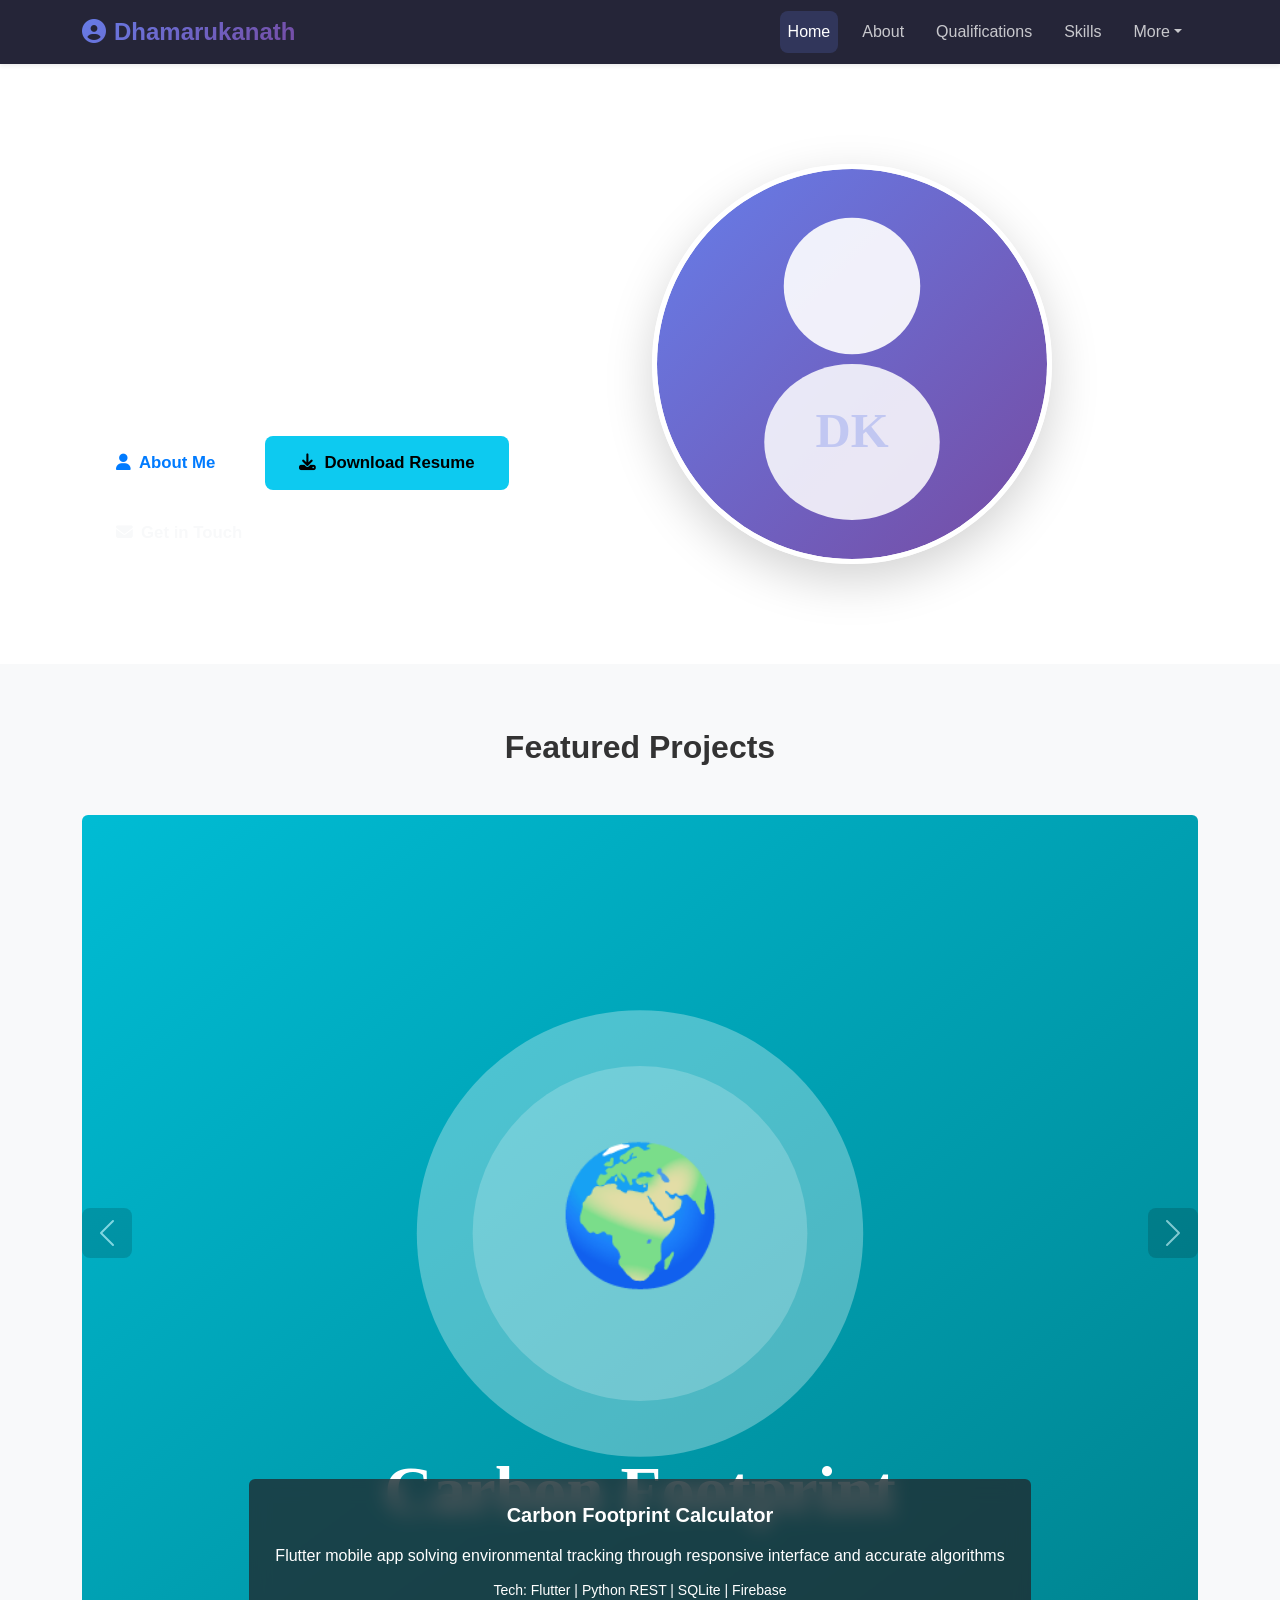
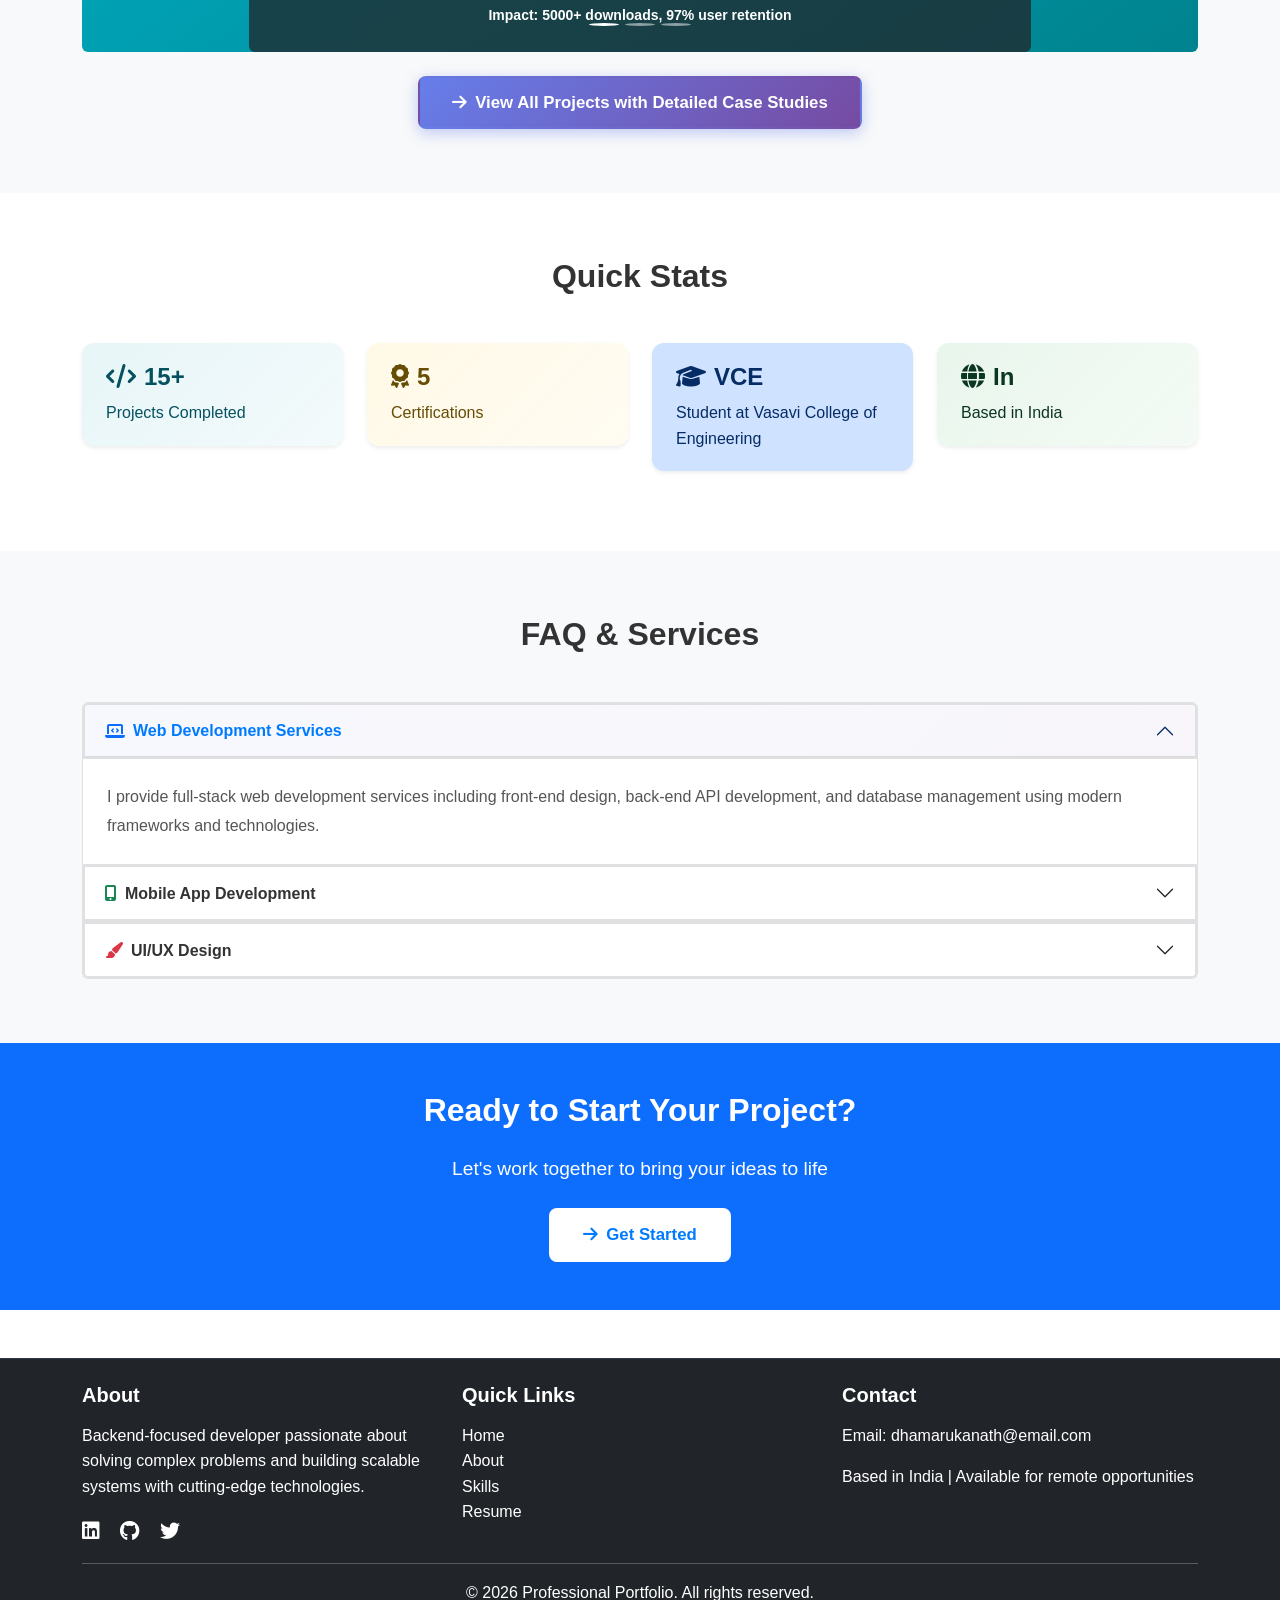
<file: index.html>
<!DOCTYPE html>
<html lang="en">

<head>
    <meta charset="UTF-8">
    <meta name="viewport" content="width=device-width, initial-scale=1.0">
    <title>Professional Portfolio - Welcome</title>
    <link href="https://cdn.jsdelivr.net/npm/bootstrap@5.3.0/dist/css/bootstrap.min.css" rel="stylesheet">
    <link href="https://cdnjs.cloudflare.com/ajax/libs/font-awesome/6.4.0/css/all.min.css" rel="stylesheet">
    <link href="css/style.css" rel="stylesheet">
</head>

<body>
    <!-- Navigation Bar -->
    <nav class="navbar navbar-expand-lg navbar-dark bg-dark sticky-top shadow-sm">
        <div class="container">
            <a class="navbar-brand fw-bold" href="index.html">
                <i class="fas fa-user-circle me-2"></i>Dhamarukanath
            </a>
            <button class="navbar-toggler" type="button" data-bs-toggle="collapse" data-bs-target="#navbarNav">
                <span class="navbar-toggler-icon"></span>
            </button>
            <div class="collapse navbar-collapse" id="navbarNav">
                <ul class="navbar-nav ms-auto">
                    <li class="nav-item">
                        <a class="nav-link active" href="index.html">Home</a>
                    </li>
                    <li class="nav-item">
                        <a class="nav-link" href="about.html">About</a>
                    </li>
                    <li class="nav-item">
                        <a class="nav-link" href="qualifications.html">Qualifications</a>
                    </li>
                    <li class="nav-item">
                        <a class="nav-link" href="skills.html">Skills</a>
                    </li>
                    <li class="nav-item dropdown">
                        <a class="nav-link dropdown-toggle" href="#" data-bs-toggle="dropdown">More</a>
                        <ul class="dropdown-menu dropdown-menu-end">
                            <li><a class="dropdown-item" href="certifications.html">Certifications</a></li>
                            <li><a class="dropdown-item" href="projects.html">Projects</a></li>
                            <li><a class="dropdown-item" href="contact.html">Contact</a></li>
                        </ul>
                    </li>
                </ul>
            </div>
        </div>
    </nav>

    <!-- Hero Section with Jumbotron -->
    <section class="hero-section bg-gradient py-5 text-white">
        <div class="container py-5">
            <div class="row align-items-center">
                <div class="col-lg-6 mb-4 mb-lg-0">
                    <h1 class="display-4 fw-bold mb-3">Hi, I'm Dhamarukanath</h1>
                    <p class="lead mb-4">Backend-focused Developer | Problem Solver | Building scalable solutions with cutting-edge technologies. Passionate about system design and creating impactful applications.</p>
                    <div class="d-flex gap-3 flex-wrap">
                        <a href="about.html" class="btn btn-light btn-lg">
                            <i class="fas fa-user me-2"></i>About Me
                        </a>
                        <a href="assets/resume.pdf" target="_blank" class="btn btn-info btn-lg">
                            <i class="fas fa-download me-2"></i>Download Resume
                        </a>
                        <a href="contact.html" class="btn btn-outline-light btn-lg">
                            <i class="fas fa-envelope me-2"></i>Get in Touch
                        </a>
                    </div>
                </div>
                <div class="col-lg-6">
                    <div class="hero-image">
                        <img src="assets/images/profile.svg" alt="Profile" class="img-fluid rounded-circle shadow-lg" style="max-width: 400px;">
                    </div>
                </div>
            </div>
        </div>
    </section>

    <!-- Carousel Section -->
    <section class="section-padding bg-light">
        <div class="container">
            <h2 class="text-center mb-5 fw-bold">Featured Projects</h2>
            <div id="carouselProjects" class="carousel slide" data-bs-ride="carousel">
                <div class="carousel-indicators">
                    <button type="button" data-bs-target="#carouselProjects" data-bs-slide-to="0" class="active"></button>
                    <button type="button" data-bs-target="#carouselProjects" data-bs-slide-to="1"></button>
                    <button type="button" data-bs-target="#carouselProjects" data-bs-slide-to="2"></button>
                </div>
                <div class="carousel-inner">
                    <div class="carousel-item active">
                        <img src="assets/images/carbon-footprint.svg" class="d-block w-100 rounded" alt="Carbon Footprint Project">
                        <div class="carousel-caption d-none d-md-block bg-dark bg-opacity-75 rounded">
                            <h5>Carbon Footprint Calculator</h5>
                            <p class="mb-2">Flutter mobile app solving environmental tracking through responsive interface and accurate algorithms</p>
                            <small>Tech: Flutter | Python REST | SQLite | Firebase</small><br>
                            <small class="fw-bold">Impact: 5000+ downloads, 97% user retention</small>
                        </div>
                    </div>
                    <div class="carousel-item">
                        <img src="assets/images/skill-graph.svg" class="d-block w-100 rounded" alt="Skill Graph Project">
                        <div class="carousel-caption d-none d-md-block bg-dark bg-opacity-75 rounded">
                            <h5>Skill Graph Platform</h5>
                            <p class="mb-2">Neo4j-powered system solving complex skill relationships with graph database querying</p>
                            <small>Tech: Neo4j | Java Spring Boot | D3.js | Redis</small><br>
                            <small class="fw-bold">Impact: 94% precision, sub-300ms queries</small>
                        </div>
                    </div>
                    <div class="carousel-item">
                        <img src="assets/images/ecommerce.svg" class="d-block w-100 rounded" alt="Backend Systems">
                        <div class="carousel-caption d-none d-md-block bg-dark bg-opacity-75 rounded">
                            <h5>Microservices Architecture</h5>
                            <p class="mb-2">Scalable e-commerce backend solving high-traffic bottlenecks with service decomposition</p>
                            <small>Tech: Java | Spring Boot | Kafka | PostgreSQL | Kubernetes</small><br>
                            <small class="fw-bold">Impact: 50x scalability, 0.2% error rate</small>
                        </div>
                    </div>
                </div>
                <button class="carousel-control-prev" type="button" data-bs-target="#carouselProjects" data-bs-slide="prev">
                    <span class="carousel-control-prev-icon"></span>
                </button>
                <button class="carousel-control-next" type="button" data-bs-target="#carouselProjects" data-bs-slide="next">
                    <span class="carousel-control-next-icon"></span>
                </button>
            </div>
            <div class="text-center mt-4">
                <a href="projects.html" class="btn btn-primary btn-lg">
                    <i class="fas fa-arrow-right me-2"></i>View All Projects with Detailed Case Studies
                </a>
            </div>
        </div>
    </section>

    <!-- Quick Stats Section with Alerts -->
    <section class="section-padding">
        <div class="container">
            <h2 class="text-center mb-5 fw-bold">Quick Stats</h2>
            <div class="row g-4">
                <div class="col-md-3 col-sm-6">
                    <div class="alert alert-info border-0 shadow-sm" role="alert">
                        <h4 class="alert-heading mb-2">
                            <i class="fas fa-code me-2"></i>15+
                        </h4>
                        <p class="mb-0">Projects Completed</p>
                    </div>
                </div>
                <div class="col-md-3 col-sm-6">
                    <div class="alert alert-warning border-0 shadow-sm" role="alert">
                        <h4 class="alert-heading mb-2">
                            <i class="fas fa-award me-2"></i>5
                        </h4>
                        <p class="mb-0">Certifications</p>
                    </div>
                </div>
                <div class="col-md-3 col-sm-6">
                    <div class="alert alert-primary border-0 shadow-sm" role="alert">
                        <h4 class="alert-heading mb-2">
                            <i class="fas fa-graduation-cap me-2"></i>VCE
                        </h4>
                        <p class="mb-0">Student at Vasavi College of Engineering</p>
                    </div>
                </div>
                <div class="col-md-3 col-sm-6">
                    <div class="alert alert-success border-0 shadow-sm" role="alert">
                        <h4 class="alert-heading mb-2">
                            <i class="fas fa-globe me-2"></i>In
                        </h4>
                        <p class="mb-0">Based in India</p>
                    </div>
                </div>
            </div>
        </div>
    </section>

    <!-- Accordion Section -->
    <section class="section-padding bg-light">
        <div class="container">
            <h2 class="text-center mb-5 fw-bold">FAQ & Services</h2>
            <div class="accordion" id="accordionServices">
                <div class="accordion-item">
                    <h2 class="accordion-header">
                        <button class="accordion-button" type="button" data-bs-toggle="collapse" data-bs-target="#collapseOne">
                            <i class="fas fa-laptop-code me-2 text-primary"></i>Web Development Services
                        </button>
                    </h2>
                    <div id="collapseOne" class="accordion-collapse collapse show" data-bs-parent="#accordionServices">
                        <div class="accordion-body">
                            I provide full-stack web development services including front-end design, back-end API development, and database management using modern frameworks and technologies.
                        </div>
                    </div>
                </div>
                <div class="accordion-item">
                    <h2 class="accordion-header">
                        <button class="accordion-button collapsed" type="button" data-bs-toggle="collapse" data-bs-target="#collapseTwo">
                            <i class="fas fa-mobile-alt me-2 text-success"></i>Mobile App Development
                        </button>
                    </h2>
                    <div id="collapseTwo" class="accordion-collapse collapse" data-bs-parent="#accordionServices">
                        <div class="accordion-body">
                            Expertise in developing responsive and native mobile applications for iOS and Android platforms with intuitive user interfaces and seamless functionality.
                        </div>
                    </div>
                </div>
                <div class="accordion-item">
                    <h2 class="accordion-header">
                        <button class="accordion-button collapsed" type="button" data-bs-toggle="collapse" data-bs-target="#collapseThree">
                            <i class="fas fa-paint-brush me-2 text-danger"></i>UI/UX Design
                        </button>
                    </h2>
                    <div id="collapseThree" class="accordion-collapse collapse" data-bs-parent="#accordionServices">
                        <div class="accordion-body">
                            Creating visually appealing and user-friendly interfaces with focus on user experience, accessibility, and modern design principles.
                        </div>
                    </div>
                </div>
            </div>
        </div>
    </section>

    <!-- CTA Section -->
    <section class="cta-section bg-primary text-white py-5">
        <div class="container text-center">
            <h2 class="mb-4 fw-bold">Ready to Start Your Project?</h2>
            <p class="lead mb-4">Let's work together to bring your ideas to life</p>
            <a href="contact.html" class="btn btn-light btn-lg">
                <i class="fas fa-arrow-right me-2"></i>Get Started
            </a>
        </div>
    </section>

    <!-- Footer -->
    <footer class="bg-dark text-white py-4 mt-5">
        <div class="container">
            <div class="row">
                <div class="col-md-4 mb-3 mb-md-0">
                    <h5 class="fw-bold mb-3">About</h5>
                    <p>Backend-focused developer passionate about solving complex problems and building scalable systems with cutting-edge technologies.</p>
                    <div class="social-links">
                        <a href="https://www.linkedin.com/in/dhamarukanath-jagarlamudi-0b5418384" target="_blank" class="text-white me-3" title="LinkedIn"><i class="fab fa-linkedin"></i></a>
                        <a href="https://github.com/Jag847" target="_blank" class="text-white me-3" title="GitHub"><i class="fab fa-github"></i></a>
                        <a href="#" class="text-white" title="Twitter"><i class="fab fa-twitter"></i></a>
                    </div>
                </div>
                <div class="col-md-4">
                    <h5 class="fw-bold mb-3">Quick Links</h5>
                    <ul class="list-unstyled">
                        <li><a href="index.html" class="text-white text-decoration-none">Home</a></li>
                        <li><a href="about.html" class="text-white text-decoration-none">About</a></li>
                        <li><a href="skills.html" class="text-white text-decoration-none">Skills</a></li>
                        <li><a href="assets/resume.pdf" class="text-white text-decoration-none" download>Resume</a></li>
                    </ul>
                </div>
                <div class="col-md-4">
                    <h5 class="fw-bold mb-3">Contact</h5>
                    <p>Email: <a href="mailto:dhamarukanath@email.com" class="text-white text-decoration-none">dhamarukanath@email.com</a></p>
                    <p>Based in India | Available for remote opportunities</p>
                </div>
            </div>
            <hr class="my-3">
            <div class="text-center">
                <p class="mb-0">&copy; 2026 Professional Portfolio. All rights reserved.</p>
            </div>
        </div>
    </footer>

    <script src="https://cdn.jsdelivr.net/npm/bootstrap@5.3.0/dist/js/bootstrap.bundle.min.js"></script>
    <script src="js/script.js"></script>
</body>

</html>
</file>
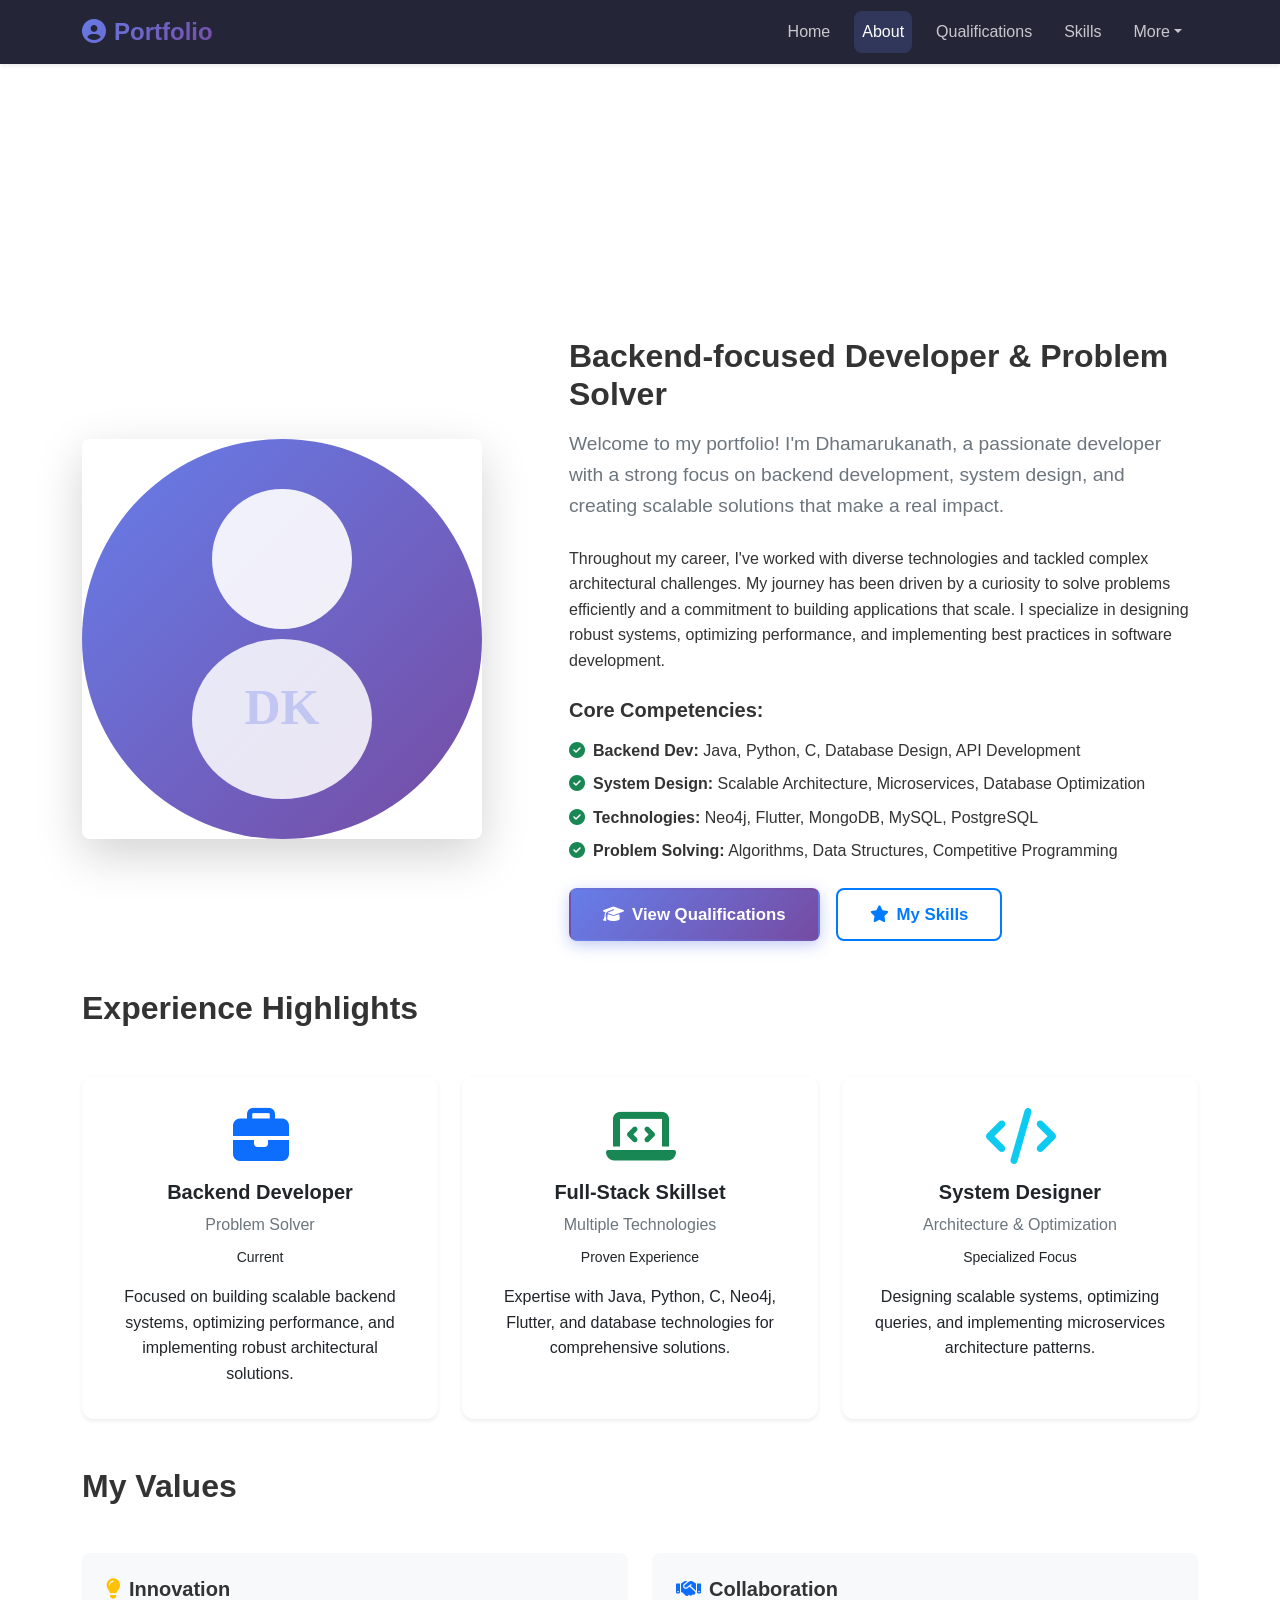
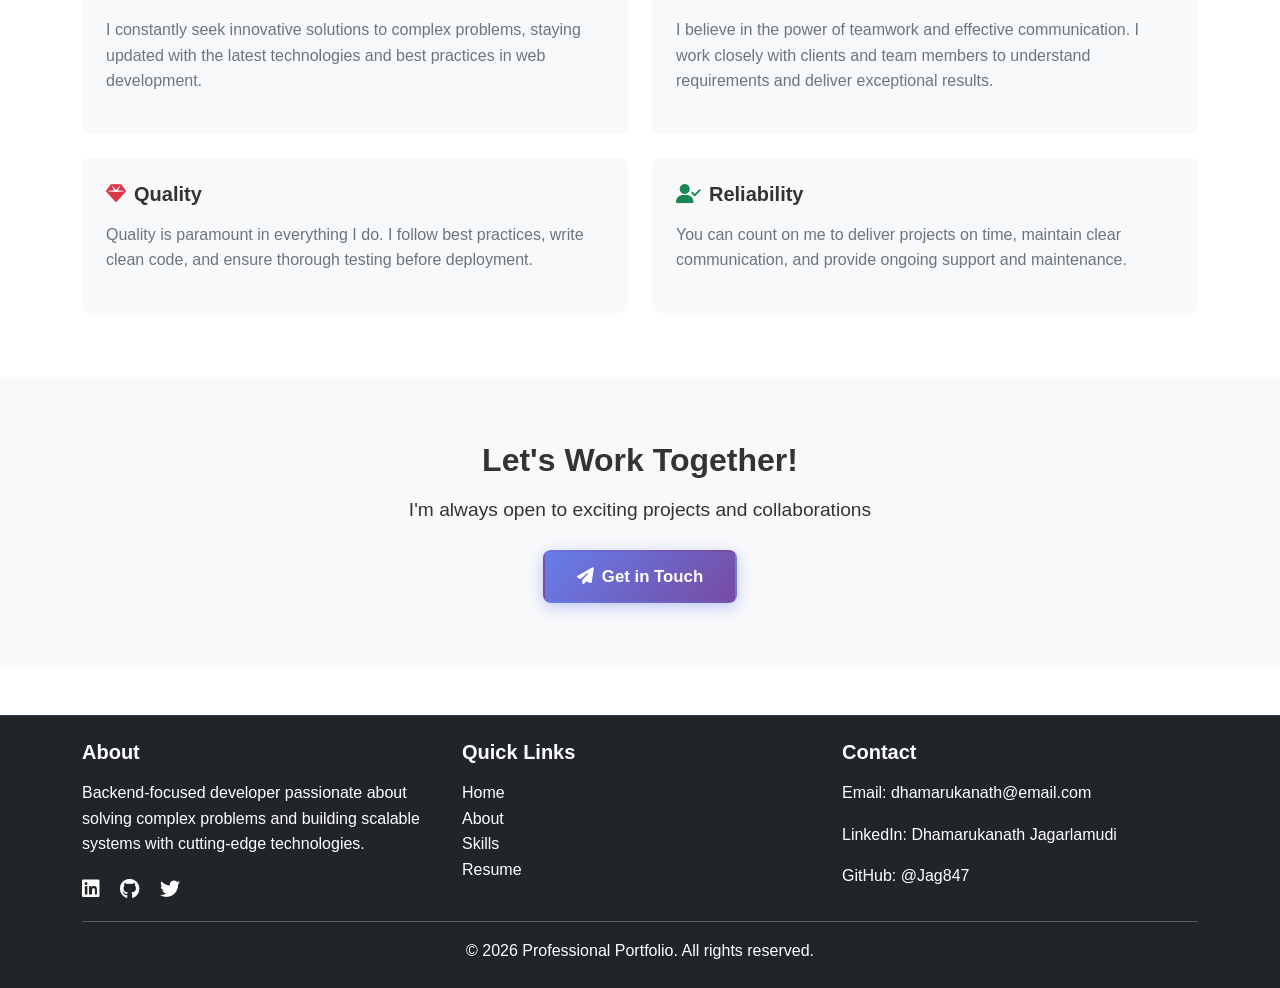
<file: about.html>
<!DOCTYPE html>
<html lang="en">

<head>
    <meta charset="UTF-8">
    <meta name="viewport" content="width=device-width, initial-scale=1.0">
    <title>About Me - Professional Portfolio</title>
    <link href="https://cdn.jsdelivr.net/npm/bootstrap@5.3.0/dist/css/bootstrap.min.css" rel="stylesheet">
    <link href="https://cdnjs.cloudflare.com/ajax/libs/font-awesome/6.4.0/css/all.min.css" rel="stylesheet">
    <link href="css/style.css" rel="stylesheet">
</head>

<body>
    <!-- Navigation Bar -->
    <nav class="navbar navbar-expand-lg navbar-dark bg-dark sticky-top shadow-sm">
        <div class="container">
            <a class="navbar-brand fw-bold" href="index.html">
                <i class="fas fa-user-circle me-2"></i>Portfolio
            </a>
            <button class="navbar-toggler" type="button" data-bs-toggle="collapse" data-bs-target="#navbarNav">
                <span class="navbar-toggler-icon"></span>
            </button>
            <div class="collapse navbar-collapse" id="navbarNav">
                <ul class="navbar-nav ms-auto">
                    <li class="nav-item">
                        <a class="nav-link" href="index.html">Home</a>
                    </li>
                    <li class="nav-item">
                        <a class="nav-link active" href="about.html">About</a>
                    </li>
                    <li class="nav-item">
                        <a class="nav-link" href="qualifications.html">Qualifications</a>
                    </li>
                    <li class="nav-item">
                        <a class="nav-link" href="skills.html">Skills</a>
                    </li>
                    <li class="nav-item dropdown">
                        <a class="nav-link dropdown-toggle" href="#" data-bs-toggle="dropdown">More</a>
                        <ul class="dropdown-menu dropdown-menu-end">
                            <li><a class="dropdown-item" href="certifications.html">Certifications</a></li>
                            <li><a class="dropdown-item" href="projects.html">Projects</a></li>
                            <li><a class="dropdown-item" href="contact.html">Contact</a></li>
                        </ul>
                    </li>
                </ul>
            </div>
        </div>
    </nav>

    <!-- Page Header -->
    <section class="page-header bg-gradient text-white py-5">
        <div class="container">
            <h1 class="display-5 fw-bold mb-2">About Me</h1>
            <p class="lead">Learn more about my journey, passion, and expertise</p>
        </div>
    </section>

    <!-- About Content -->
    <section class="section-padding">
        <div class="container">
            <div class="row align-items-center mb-5">
                <div class="col-lg-5 mb-4 mb-lg-0">
                    <img src="assets/images/profile.svg" alt="Profile" class="img-fluid rounded-3 shadow-lg">
                </div>
                <div class="col-lg-7 ps-lg-4">
                    <h2 class="fw-bold mb-3">Backend-focused Developer & Problem Solver</h2>
                    <p class="lead text-muted mb-4">
                        Welcome to my portfolio! I'm Dhamarukanath, a passionate developer with a strong focus on backend development, system design, and creating scalable solutions that make a real impact.
                    </p>
                    <p class="mb-4">
                        Throughout my career, I've worked with diverse technologies and tackled complex architectural challenges. My journey has been driven by a curiosity to solve problems efficiently and a commitment to building applications that scale. I specialize in designing robust systems, optimizing performance, and implementing best practices in software development.
                    </p>
                    <div class="mb-4">
                        <h5 class="fw-bold mb-3">Core Competencies:</h5>
                        <ul class="list-unstyled">
                            <li class="mb-2"><i class="fas fa-check-circle text-success me-2"></i><strong>Backend Dev:</strong> Java, Python, C, Database Design, API Development</li>
                            <li class="mb-2"><i class="fas fa-check-circle text-success me-2"></i><strong>System Design:</strong> Scalable Architecture, Microservices, Database Optimization</li>
                            <li class="mb-2"><i class="fas fa-check-circle text-success me-2"></i><strong>Technologies:</strong> Neo4j, Flutter, MongoDB, MySQL, PostgreSQL</li>
                            <li class="mb-2"><i class="fas fa-check-circle text-success me-2"></i><strong>Problem Solving:</strong> Algorithms, Data Structures, Competitive Programming</li>
                        </ul>
                    </div>
                    <div class="d-flex gap-3">
                        <a href="qualifications.html" class="btn btn-primary btn-lg">
                            <i class="fas fa-graduation-cap me-2"></i>View Qualifications
                        </a>
                        <a href="skills.html" class="btn btn-outline-primary btn-lg">
                            <i class="fas fa-star me-2"></i>My Skills
                        </a>
                    </div>
                </div>
            </div>

            <!-- Experience Cards -->
            <h2 class="fw-bold mb-5 mt-5">Experience Highlights</h2>
            <div class="row g-4 mb-5">
                <div class="col-md-6 col-lg-4">
                    <div class="card h-100 shadow-sm border-0 card-hover">
                        <div class="card-body text-center">
                            <div class="mb-3">
                                <i class="fas fa-briefcase display-4 text-primary"></i>
                            </div>
                            <h5 class="card-title fw-bold">Backend Developer</h5>
                            <p class="card-text text-muted mb-2">Problem Solver</p>
                            <p class="card-text small">Current</p>
                            <p class="card-text">Focused on building scalable backend systems, optimizing performance, and implementing robust architectural solutions.</p>
                        </div>
                    </div>
                </div>
                <div class="col-md-6 col-lg-4">
                    <div class="card h-100 shadow-sm border-0 card-hover">
                        <div class="card-body text-center">
                            <div class="mb-3">
                                <i class="fas fa-laptop-code display-4 text-success"></i>
                            </div>
                            <h5 class="card-title fw-bold">Full-Stack Skillset</h5>
                            <p class="card-text text-muted mb-2">Multiple Technologies</p>
                            <p class="card-text small">Proven Experience</p>
                            <p class="card-text">Expertise with Java, Python, C, Neo4j, Flutter, and database technologies for comprehensive solutions.</p>
                        </div>
                    </div>
                </div>
                <div class="col-md-6 col-lg-4">
                    <div class="card h-100 shadow-sm border-0 card-hover">
                        <div class="card-body text-center">
                            <div class="mb-3">
                                <i class="fas fa-code display-4 text-info"></i>
                            </div>
                            <h5 class="card-title fw-bold">System Designer</h5>
                            <p class="card-text text-muted mb-2">Architecture & Optimization</p>
                            <p class="card-text small">Specialized Focus</p>
                            <p class="card-text">Designing scalable systems, optimizing queries, and implementing microservices architecture patterns.</p>
                        </div>
                    </div>
                </div>
            </div>

            <!-- Values Section -->
            <h2 class="fw-bold mb-5 mt-5">My Values</h2>
            <div class="row g-4">
                <div class="col-md-6">
                    <div class="p-4 bg-light rounded-3">
                        <h5 class="fw-bold mb-3">
                            <i class="fas fa-lightbulb text-warning me-2"></i>Innovation
                        </h5>
                        <p class="text-muted">I constantly seek innovative solutions to complex problems, staying updated with the latest technologies and best practices in web development.</p>
                    </div>
                </div>
                <div class="col-md-6">
                    <div class="p-4 bg-light rounded-3">
                        <h5 class="fw-bold mb-3">
                            <i class="fas fa-handshake text-primary me-2"></i>Collaboration
                        </h5>
                        <p class="text-muted">I believe in the power of teamwork and effective communication. I work closely with clients and team members to understand requirements and deliver exceptional results.</p>
                    </div>
                </div>
                <div class="col-md-6">
                    <div class="p-4 bg-light rounded-3">
                        <h5 class="fw-bold mb-3">
                            <i class="fas fa-gem text-danger me-2"></i>Quality
                        </h5>
                        <p class="text-muted">Quality is paramount in everything I do. I follow best practices, write clean code, and ensure thorough testing before deployment.</p>
                    </div>
                </div>
                <div class="col-md-6">
                    <div class="p-4 bg-light rounded-3">
                        <h5 class="fw-bold mb-3">
                            <i class="fas fa-user-check text-success me-2"></i>Reliability
                        </h5>
                        <p class="text-muted">You can count on me to deliver projects on time, maintain clear communication, and provide ongoing support and maintenance.</p>
                    </div>
                </div>
            </div>
        </div>
    </section>

    <!-- Call to Action -->
    <section class="bg-light section-padding">
        <div class="container text-center">
            <h2 class="fw-bold mb-3">Let's Work Together!</h2>
            <p class="lead mb-4">I'm always open to exciting projects and collaborations</p>
            <a href="contact.html" class="btn btn-primary btn-lg">
                <i class="fas fa-paper-plane me-2"></i>Get in Touch
            </a>
        </div>
    </section>

    <!-- Footer -->
    <footer class="bg-dark text-white py-4 mt-5">
        <div class="container">
            <div class="row">
                <div class="col-md-4 mb-3 mb-md-0">
                    <h5 class="fw-bold mb-3">About</h5>
                    <p>Backend-focused developer passionate about solving complex problems and building scalable systems with cutting-edge technologies.</p>
                    <div class="social-links">
                        <a href="https://www.linkedin.com/in/dhamarukanath-jagarlamudi-0b5418384" target="_blank" class="text-white me-3" title="LinkedIn"><i class="fab fa-linkedin"></i></a>
                        <a href="https://github.com/Jag847" target="_blank" class="text-white me-3" title="GitHub"><i class="fab fa-github"></i></a>
                        <a href="#" class="text-white" title="Twitter"><i class="fab fa-twitter"></i></a>
                    </div>
                </div>
                <div class="col-md-4">
                    <h5 class="fw-bold mb-3">Quick Links</h5>
                    <ul class="list-unstyled">
                        <li><a href="index.html" class="text-white text-decoration-none">Home</a></li>
                        <li><a href="about.html" class="text-white text-decoration-none">About</a></li>
                        <li><a href="skills.html" class="text-white text-decoration-none">Skills</a></li>
                        <li><a href="assets/resume.pdf" class="text-white text-decoration-none" download>Resume</a></li>
                    </ul>
                </div>
                <div class="col-md-4">
                    <h5 class="fw-bold mb-3">Contact</h5>
                    <p>Email: <a href="mailto:dhamarukanath@email.com" class="text-white text-decoration-none">dhamarukanath@email.com</a></p>
                    <p>LinkedIn: <a href="https://www.linkedin.com/in/dhamarukanath-jagarlamudi-0b5418384" target="_blank" class="text-white text-decoration-none">Dhamarukanath Jagarlamudi</a></p>
                    <p>GitHub: <a href="https://github.com/Jag847" target="_blank" class="text-white text-decoration-none">@Jag847</a></p>
                </div>
            </div>
            <hr class="my-3">
            <div class="text-center">
                <p class="mb-0">&copy; 2026 Professional Portfolio. All rights reserved.</p>
            </div>
        </div>
    </footer>

    <script src="https://cdn.jsdelivr.net/npm/bootstrap@5.3.0/dist/js/bootstrap.bundle.min.js"></script>
    <script src="js/script.js"></script>
</body>

</html>
</file>
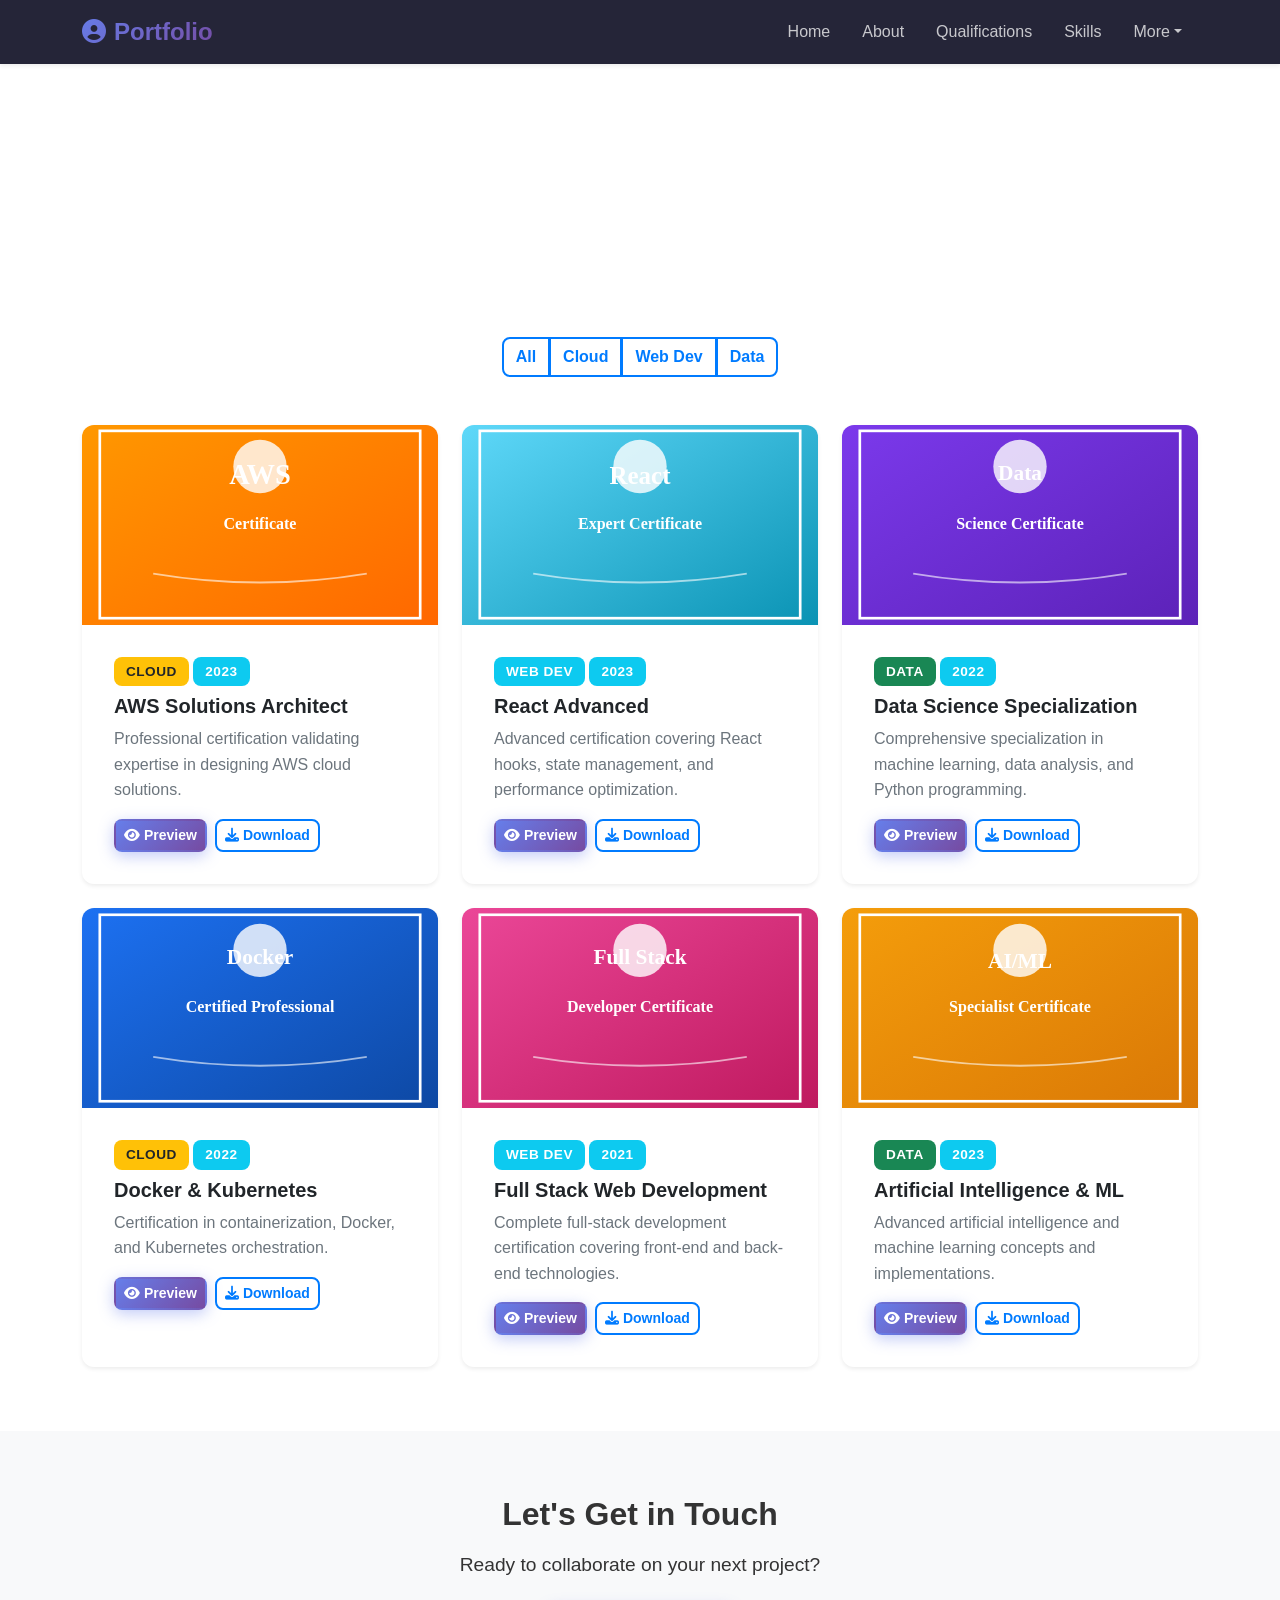
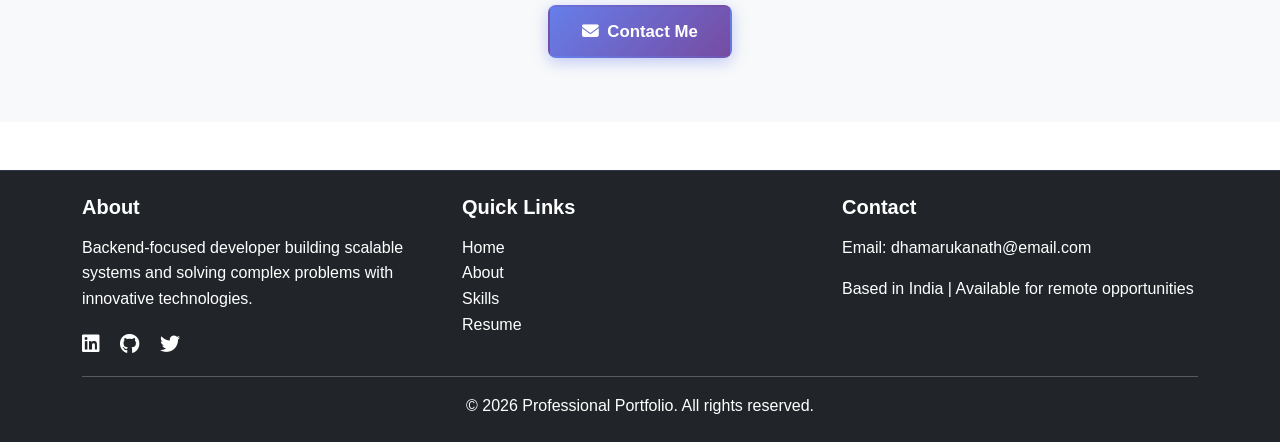
<file: certifications.html>
<!DOCTYPE html>
<html lang="en">

<head>
    <meta charset="UTF-8">
    <meta name="viewport" content="width=device-width, initial-scale=1.0">
    <title>Certifications - Professional Portfolio</title>
    <link href="https://cdn.jsdelivr.net/npm/bootstrap@5.3.0/dist/css/bootstrap.min.css" rel="stylesheet">
    <link href="https://cdnjs.cloudflare.com/ajax/libs/font-awesome/6.4.0/css/all.min.css" rel="stylesheet">
    <link href="css/style.css" rel="stylesheet">
</head>

<body>
    <!-- Navigation Bar -->
    <nav class="navbar navbar-expand-lg navbar-dark bg-dark sticky-top shadow-sm">
        <div class="container">
            <a class="navbar-brand fw-bold" href="index.html">
                <i class="fas fa-user-circle me-2"></i>Portfolio
            </a>
            <button class="navbar-toggler" type="button" data-bs-toggle="collapse" data-bs-target="#navbarNav">
                <span class="navbar-toggler-icon"></span>
            </button>
            <div class="collapse navbar-collapse" id="navbarNav">
                <ul class="navbar-nav ms-auto">
                    <li class="nav-item">
                        <a class="nav-link" href="index.html">Home</a>
                    </li>
                    <li class="nav-item">
                        <a class="nav-link" href="about.html">About</a>
                    </li>
                    <li class="nav-item">
                        <a class="nav-link" href="qualifications.html">Qualifications</a>
                    </li>
                    <li class="nav-item">
                        <a class="nav-link" href="skills.html">Skills</a>
                    </li>
                    <li class="nav-item dropdown">
                        <a class="nav-link dropdown-toggle active" href="#" data-bs-toggle="dropdown">More</a>
                        <ul class="dropdown-menu dropdown-menu-end">
                            <li><a class="dropdown-item active" href="certifications.html">Certifications</a></li>                            <li><a class="dropdown-item" href="projects.html">Projects</a></li>                            <li><a class="dropdown-item" href="contact.html">Contact</a></li>
                        </ul>
                    </li>
                </ul>
            </div>
        </div>
    </nav>

    <!-- Page Header -->
    <section class="page-header bg-gradient text-white py-5">
        <div class="container">
            <h1 class="display-5 fw-bold mb-2">Certifications & Achievements</h1>
            <p class="lead">Professional certifications and industry recognitions</p>
        </div>
    </section>

    <!-- Certifications Section -->
    <section class="section-padding">
        <div class="container">
            <!-- Filter Buttons -->
            <div class="text-center mb-5">
                <div class="btn-group" role="group">
                    <button type="button" class="btn btn-outline-primary" onclick="filterCerts('all')">All</button>
                    <button type="button" class="btn btn-outline-primary" onclick="filterCerts('cloud')">Cloud</button>
                    <button type="button" class="btn btn-outline-primary" onclick="filterCerts('web')">Web Dev</button>
                    <button type="button" class="btn btn-outline-primary" onclick="filterCerts('data')">Data</button>
                </div>
            </div>

            <!-- Certification Cards -->
            <div class="row g-4">
                <!-- Certificate 1 -->
                <div class="col-md-6 col-lg-4 cert-card" data-category="cloud">
                    <div class="card h-100 shadow-sm border-0 card-hover">
                        <img src="assets/images/cert-aws.svg" class="card-img-top" alt="AWS Certificate">
                        <div class="card-body">
                            <div class="mb-2">
                                <span class="badge bg-warning text-dark">Cloud</span>
                                <span class="badge bg-info">2023</span>
                            </div>
                            <h5 class="card-title fw-bold">AWS Solutions Architect</h5>
                            <p class="card-text text-muted">Professional certification validating expertise in designing AWS cloud solutions.</p>
                            <div class="d-flex gap-2">
                                <button class="btn btn-sm btn-primary btn-preview" data-bs-toggle="modal" data-bs-target="#certModal1">
                                    <i class="fas fa-eye me-1"></i>Preview
                                </button>
                                <a href="#" class="btn btn-sm btn-outline-primary">
                                    <i class="fas fa-download me-1"></i>Download
                                </a>
                            </div>
                        </div>
                    </div>
                </div>

                <!-- Certificate 2 -->
                <div class="col-md-6 col-lg-4 cert-card" data-category="web">
                    <div class="card h-100 shadow-sm border-0 card-hover">
                        <img src="assets/images/cert-react.svg" class="card-img-top" alt="React Certificate">
                        <div class="card-body">
                            <div class="mb-2">
                                <span class="badge bg-info">Web Dev</span>
                                <span class="badge bg-info">2023</span>
                            </div>
                            <h5 class="card-title fw-bold">React Advanced</h5>
                            <p class="card-text text-muted">Advanced certification covering React hooks, state management, and performance optimization.</p>
                            <div class="d-flex gap-2">
                                <button class="btn btn-sm btn-primary btn-preview" data-bs-toggle="modal" data-bs-target="#certModal2">
                                    <i class="fas fa-eye me-1"></i>Preview
                                </button>
                                <a href="#" class="btn btn-sm btn-outline-primary">
                                    <i class="fas fa-download me-1"></i>Download
                                </a>
                            </div>
                        </div>
                    </div>
                </div>

                <!-- Certificate 3 -->
                <div class="col-md-6 col-lg-4 cert-card" data-category="data">
                    <div class="card h-100 shadow-sm border-0 card-hover">
                        <img src="assets/images/cert-datascience.svg" class="card-img-top" alt="Data Science Certificate">
                        <div class="card-body">
                            <div class="mb-2">
                                <span class="badge bg-success">Data</span>
                                <span class="badge bg-info">2022</span>
                            </div>
                            <h5 class="card-title fw-bold">Data Science Specialization</h5>
                            <p class="card-text text-muted">Comprehensive specialization in machine learning, data analysis, and Python programming.</p>
                            <div class="d-flex gap-2">
                                <button class="btn btn-sm btn-primary btn-preview" data-bs-toggle="modal" data-bs-target="#certModal3">
                                    <i class="fas fa-eye me-1"></i>Preview
                                </button>
                                <a href="#" class="btn btn-sm btn-outline-primary">
                                    <i class="fas fa-download me-1"></i>Download
                                </a>
                            </div>
                        </div>
                    </div>
                </div>

                <!-- Certificate 4 -->
                <div class="col-md-6 col-lg-4 cert-card" data-category="cloud">
                    <div class="card h-100 shadow-sm border-0 card-hover">
                        <img src="assets/images/cert-docker.svg" class="card-img-top" alt="Docker Certificate">
                        <div class="card-body">
                            <div class="mb-2">
                                <span class="badge bg-warning text-dark">Cloud</span>
                                <span class="badge bg-info">2022</span>
                            </div>
                            <h5 class="card-title fw-bold">Docker & Kubernetes</h5>
                            <p class="card-text text-muted">Certification in containerization, Docker, and Kubernetes orchestration.</p>
                            <div class="d-flex gap-2">
                                <button class="btn btn-sm btn-primary btn-preview" data-bs-toggle="modal" data-bs-target="#certModal4">
                                    <i class="fas fa-eye me-1"></i>Preview
                                </button>
                                <a href="#" class="btn btn-sm btn-outline-primary">
                                    <i class="fas fa-download me-1"></i>Download
                                </a>
                            </div>
                        </div>
                    </div>
                </div>

                <!-- Certificate 5 -->
                <div class="col-md-6 col-lg-4 cert-card" data-category="web">
                    <div class="card h-100 shadow-sm border-0 card-hover">
                        <img src="assets/images/cert-fullstack.svg" class="card-img-top" alt="Full Stack Certificate">
                        <div class="card-body">
                            <div class="mb-2">
                                <span class="badge bg-info">Web Dev</span>
                                <span class="badge bg-info">2021</span>
                            </div>
                            <h5 class="card-title fw-bold">Full Stack Web Development</h5>
                            <p class="card-text text-muted">Complete full-stack development certification covering front-end and back-end technologies.</p>
                            <div class="d-flex gap-2">
                                <button class="btn btn-sm btn-primary btn-preview" data-bs-toggle="modal" data-bs-target="#certModal5">
                                    <i class="fas fa-eye me-1"></i>Preview
                                </button>
                                <a href="#" class="btn btn-sm btn-outline-primary">
                                    <i class="fas fa-download me-1"></i>Download
                                </a>
                            </div>
                        </div>
                    </div>
                </div>

                <!-- Certificate 6 -->
                <div class="col-md-6 col-lg-4 cert-card" data-category="data">
                    <div class="card h-100 shadow-sm border-0 card-hover">
                        <img src="assets/images/cert-aiml.svg" class="card-img-top" alt="AI/ML Certificate">
                        <div class="card-body">
                            <div class="mb-2">
                                <span class="badge bg-success">Data</span>
                                <span class="badge bg-info">2023</span>
                            </div>
                            <h5 class="card-title fw-bold">Artificial Intelligence & ML</h5>
                            <p class="card-text text-muted">Advanced artificial intelligence and machine learning concepts and implementations.</p>
                            <div class="d-flex gap-2">
                                <button class="btn btn-sm btn-primary btn-preview" data-bs-toggle="modal" data-bs-target="#certModal6">
                                    <i class="fas fa-eye me-1"></i>Preview
                                </button>
                                <a href="#" class="btn btn-sm btn-outline-primary">
                                    <i class="fas fa-download me-1"></i>Download
                                </a>
                            </div>
                        </div>
                    </div>
                </div>
            </div>
        </div>
    </section>

    <!-- Modals for Certificate Preview -->
    <div class="modal fade" id="certModal1" tabindex="-1">
        <div class="modal-dialog modal-lg modal-dialog-centered">
            <div class="modal-content">
                <div class="modal-header">
                    <h5 class="modal-title">AWS Solutions Architect Certificate</h5>
                    <button type="button" class="btn-close" data-bs-dismiss="modal"></button>
                </div>
                <div class="modal-body">
                    <img src="assets/images/cert-aws.svg" class="img-fluid" alt="AWS Certificate">
                    <p class="mt-3 text-muted">Issued by: Amazon Web Services (AWS)</p>
                    <p class="text-muted">Expires: December 2025</p>
                </div>
            </div>
        </div>
    </div>

    <div class="modal fade" id="certModal2" tabindex="-1">
        <div class="modal-dialog modal-lg modal-dialog-centered">
            <div class="modal-content">
                <div class="modal-header">
                    <h5 class="modal-title">React Advanced Certificate</h5>
                    <button type="button" class="btn-close" data-bs-dismiss="modal"></button>
                </div>
                <div class="modal-body">
                    <img src="assets/images/cert-react.svg" class="img-fluid" alt="React Certificate">
                    <p class="mt-3 text-muted">Issued by: Udemy</p>
                    <p class="text-muted">Expires: December 2026</p>
                </div>
            </div>
        </div>
    </div>

    <div class="modal fade" id="certModal3" tabindex="-1">
        <div class="modal-dialog modal-lg modal-dialog-centered">
            <div class="modal-content">
                <div class="modal-header">
                    <h5 class="modal-title">Data Science Specialization Certificate</h5>
                    <button type="button" class="btn-close" data-bs-dismiss="modal"></button>
                </div>
                <div class="modal-body">
                    <img src="assets/images/cert-datascience.svg" class="img-fluid" alt="Data Science Certificate">
                    <p class="mt-3 text-muted">Issued by: Coursera</p>
                    <p class="text-muted">Expires: December 2025</p>
                </div>
            </div>
        </div>
    </div>

    <div class="modal fade" id="certModal4" tabindex="-1">
        <div class="modal-dialog modal-lg modal-dialog-centered">
            <div class="modal-content">
                <div class="modal-header">
                    <h5 class="modal-title">Docker & Kubernetes Certificate</h5>
                    <button type="button" class="btn-close" data-bs-dismiss="modal"></button>
                </div>
                <div class="modal-body">
                    <img src="assets/images/cert-docker.svg" class="img-fluid" alt="Docker Certificate">
                    <p class="mt-3 text-muted">Issued by: Linux Foundation</p>
                    <p class="text-muted">Expires: December 2024</p>
                </div>
            </div>
        </div>
    </div>

    <div class="modal fade" id="certModal5" tabindex="-1">
        <div class="modal-dialog modal-lg modal-dialog-centered">
            <div class="modal-content">
                <div class="modal-header">
                    <h5 class="modal-title">Full Stack Web Development Certificate</h5>
                    <button type="button" class="btn-close" data-bs-dismiss="modal"></button>
                </div>
                <div class="modal-body">
                    <img src="assets/images/cert-fullstack.svg" class="img-fluid" alt="Full Stack Certificate">
                    <p class="mt-3 text-muted">Issued by: Codecademy</p>
                    <p class="text-muted">Expires: December 2024</p>
                </div>
            </div>
        </div>
    </div>

    <div class="modal fade" id="certModal6" tabindex="-1">
        <div class="modal-dialog modal-lg modal-dialog-centered">
            <div class="modal-content">
                <div class="modal-header">
                    <h5 class="modal-title">Artificial Intelligence & ML Certificate</h5>
                    <button type="button" class="btn-close" data-bs-dismiss="modal"></button>
                </div>
                <div class="modal-body">
                    <img src="assets/images/cert-aiml.svg" class="img-fluid" alt="AI/ML Certificate">
                    <p class="mt-3 text-muted">Issued by: Andrew Ng's Coursera</p>
                    <p class="text-muted">Expires: December 2026</p>
                </div>
            </div>
        </div>
    </div>

    <!-- Call to Action -->
    <section class="bg-light section-padding">
        <div class="container text-center">
            <h2 class="fw-bold mb-3">Let's Get in Touch</h2>
            <p class="lead mb-4">Ready to collaborate on your next project?</p>
            <a href="contact.html" class="btn btn-primary btn-lg">
                <i class="fas fa-envelope me-2"></i>Contact Me
            </a>
        </div>
    </section>

    <!-- Footer -->
    <footer class="bg-dark text-white py-4 mt-5">
        <div class="container">
            <div class="row">
                <div class="col-md-4 mb-3 mb-md-0">
                    <h5 class="fw-bold mb-3">About</h5>
                    <p>Backend-focused developer building scalable systems and solving complex problems with innovative technologies.</p>
                    <div class="social-links">
                        <a href="https://www.linkedin.com/in/dhamarukanath-jagarlamudi-0b5418384" target="_blank" class="text-white me-3" title="LinkedIn"><i class="fab fa-linkedin"></i></a>
                        <a href="https://github.com/Jag847" target="_blank" class="text-white me-3" title="GitHub"><i class="fab fa-github"></i></a>
                        <a href="#" class="text-white" title="Twitter"><i class="fab fa-twitter"></i></a>
                    </div>
                </div>
                <div class="col-md-4">
                    <h5 class="fw-bold mb-3">Quick Links</h5>
                    <ul class="list-unstyled">
                        <li><a href="index.html" class="text-white text-decoration-none">Home</a></li>
                        <li><a href="about.html" class="text-white text-decoration-none">About</a></li>
                        <li><a href="skills.html" class="text-white text-decoration-none">Skills</a></li>
                        <li><a href="assets/resume.pdf" class="text-white text-decoration-none" download>Resume</a></li>
                    </ul>
                </div>
                <div class="col-md-4">
                    <h5 class="fw-bold mb-3">Contact</h5>
                    <p>Email: <a href="mailto:dhamarukanath@email.com" class="text-white text-decoration-none">dhamarukanath@email.com</a></p>
                    <p>Based in India | Available for remote opportunities</p>
                </div>
            </div>
            <hr class="my-3">
            <div class="text-center">
                <p class="mb-0">&copy; 2026 Professional Portfolio. All rights reserved.</p>
            </div>
        </div>
    </footer>

    <script src="https://cdn.jsdelivr.net/npm/bootstrap@5.3.0/dist/js/bootstrap.bundle.min.js"></script>
    <script src="js/script.js"></script>
    <script>
        function filterCerts(category) {
            const certs = document.querySelectorAll('.cert-card');
            certs.forEach(cert => {
                if (category === 'all' || cert.getAttribute('data-category') === category) {
                    cert.style.display = 'block';
                    cert.classList.add('animate');
                } else {
                    cert.style.display = 'none';
                }
            });
        }
    </script>
</body>

</html>
</file>
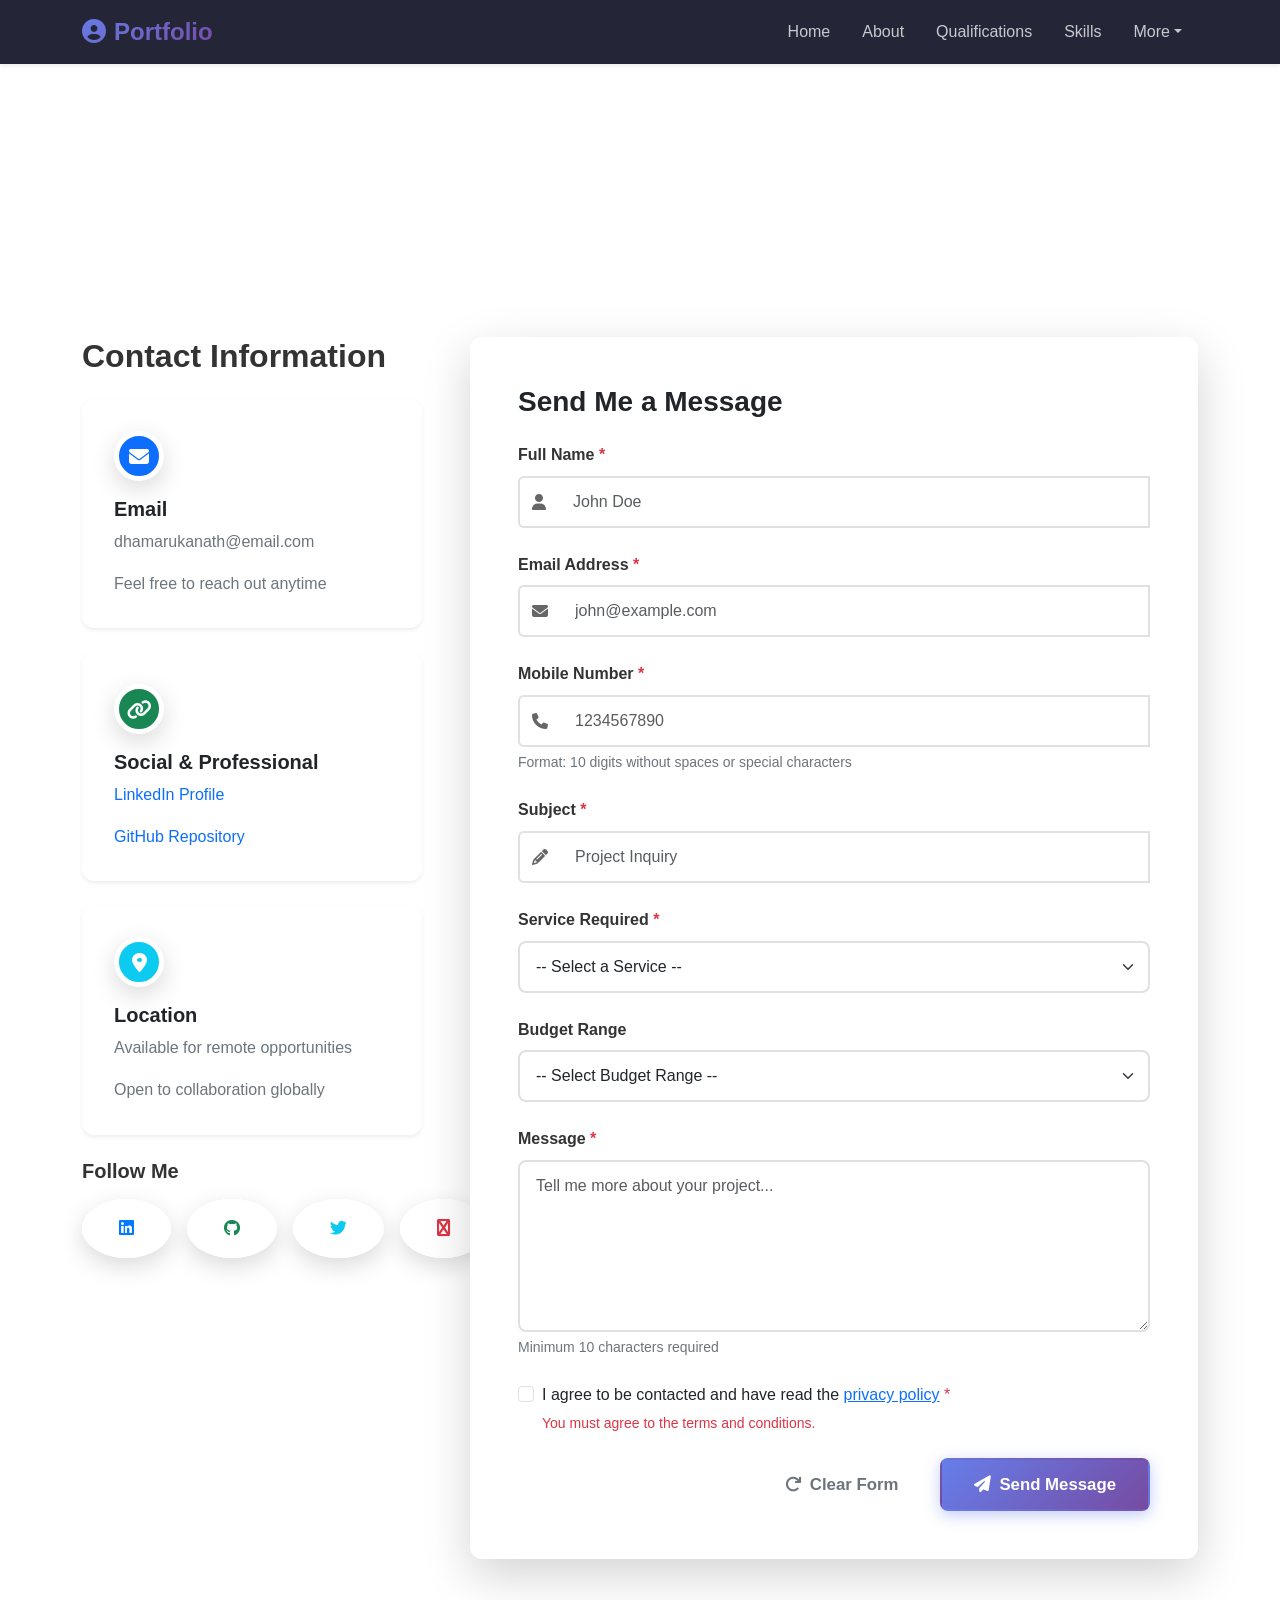
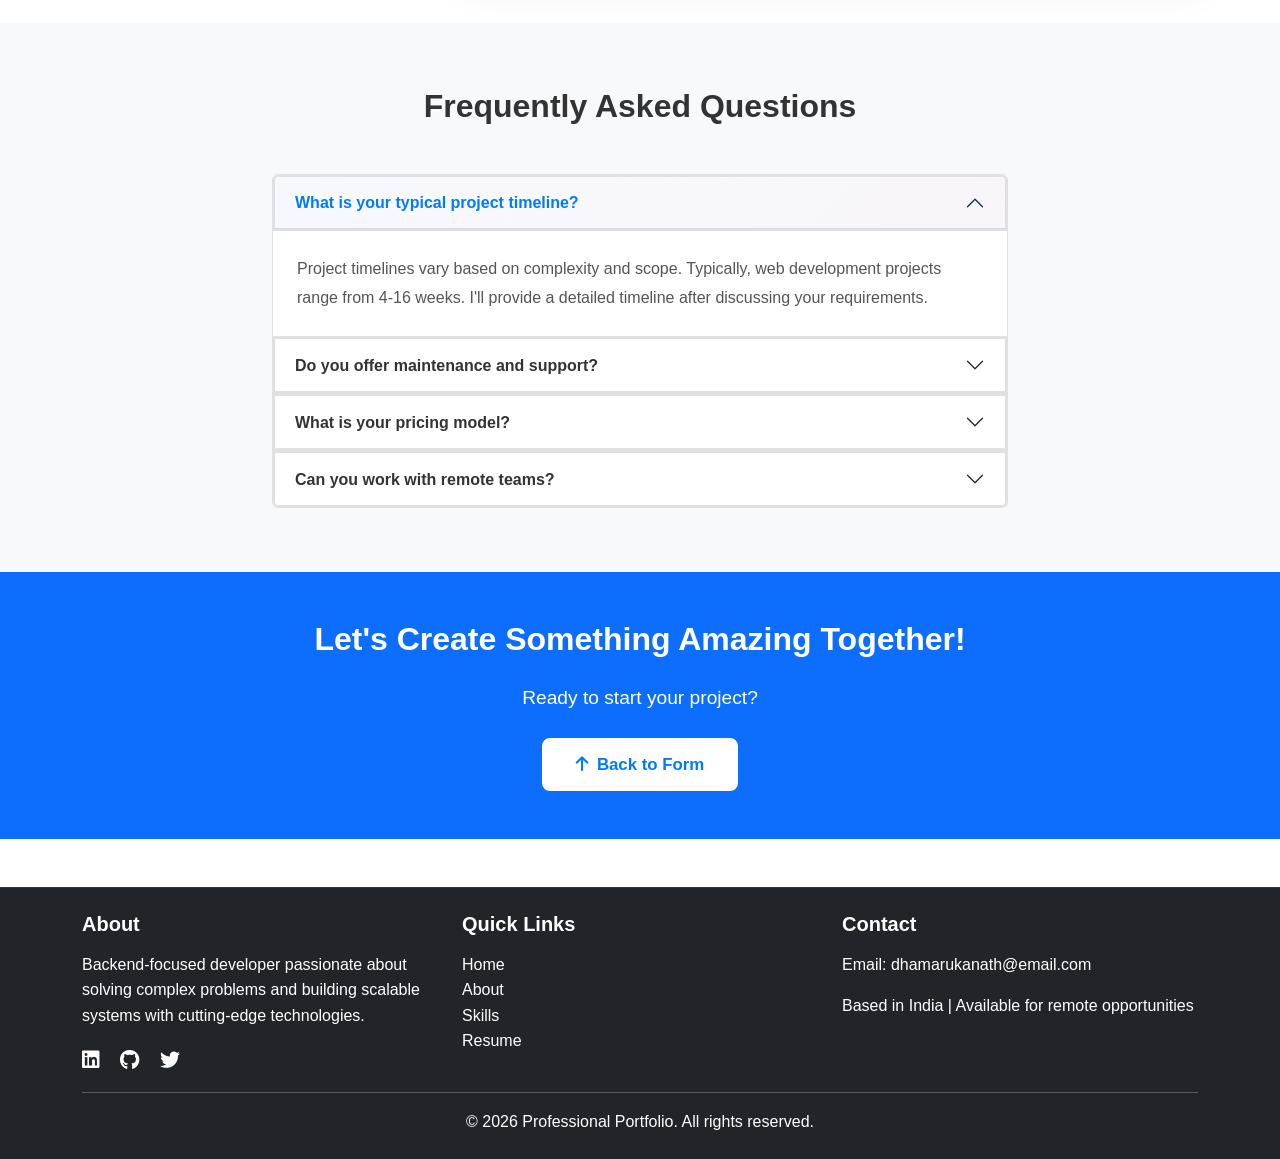
<file: contact.html>
<!DOCTYPE html>
<html lang="en">

<head>
    <meta charset="UTF-8">
    <meta name="viewport" content="width=device-width, initial-scale=1.0">
    <title>Contact - Professional Portfolio</title>
    <link href="https://cdn.jsdelivr.net/npm/bootstrap@5.3.0/dist/css/bootstrap.min.css" rel="stylesheet">
    <link href="https://cdnjs.cloudflare.com/ajax/libs/font-awesome/6.4.0/css/all.min.css" rel="stylesheet">
    <link href="css/style.css" rel="stylesheet">
</head>

<body>
    <!-- Navigation Bar -->
    <nav class="navbar navbar-expand-lg navbar-dark bg-dark sticky-top shadow-sm">
        <div class="container">
            <a class="navbar-brand fw-bold" href="index.html">
                <i class="fas fa-user-circle me-2"></i>Portfolio
            </a>
            <button class="navbar-toggler" type="button" data-bs-toggle="collapse" data-bs-target="#navbarNav">
                <span class="navbar-toggler-icon"></span>
            </button>
            <div class="collapse navbar-collapse" id="navbarNav">
                <ul class="navbar-nav ms-auto">
                    <li class="nav-item">
                        <a class="nav-link" href="index.html">Home</a>
                    </li>
                    <li class="nav-item">
                        <a class="nav-link" href="about.html">About</a>
                    </li>
                    <li class="nav-item">
                        <a class="nav-link" href="qualifications.html">Qualifications</a>
                    </li>
                    <li class="nav-item">
                        <a class="nav-link" href="skills.html">Skills</a>
                    </li>
                    <li class="nav-item dropdown">
                        <a class="nav-link dropdown-toggle" href="#" data-bs-toggle="dropdown">More</a>
                        <ul class="dropdown-menu dropdown-menu-end">
                            <li><a class="dropdown-item" href="certifications.html">Certifications</a></li>                            <li><a class="dropdown-item" href="projects.html">Projects</a></li>                            <li><a class="dropdown-item active" href="contact.html">Contact</a></li>
                        </ul>
                    </li>
                </ul>
            </div>
        </div>
    </nav>

    <!-- Page Header -->
    <section class="page-header bg-gradient text-white py-5">
        <div class="container">
            <h1 class="display-5 fw-bold mb-2">Get in Touch</h1>
            <p class="lead">I'd love to hear from you. Let's collaborate and create something amazing together!</p>
        </div>
    </section>

    <!-- Contact Section -->
    <section class="section-padding">
        <div class="container">
            <div class="row g-5">
                <!-- Contact Information -->
                <div class="col-lg-4">
                    <h2 class="fw-bold mb-4">Contact Information</h2>

                    <!-- Email -->
                    <div class="card border-0 shadow-sm mb-4">
                        <div class="card-body">
                            <div class="mb-3">
                                <div class="rounded-circle bg-primary text-white d-inline-flex align-items-center justify-content-center" style="width: 50px; height: 50px;">
                                    <i class="fas fa-envelope fa-lg"></i>
                                </div>
                            </div>
                            <h5 class="card-title fw-bold">Email</h5>
                            <p class="card-text text-muted">dhamarukanath@email.com</p>
                            <p class="card-text text-muted">Feel free to reach out anytime</p>
                        </div>
                    </div>

                    <!-- Social Links -->
                    <div class="card border-0 shadow-sm mb-4">
                        <div class="card-body">
                            <div class="mb-3">
                                <div class="rounded-circle bg-success text-white d-inline-flex align-items-center justify-content-center" style="width: 50px; height: 50px;">
                                    <i class="fas fa-link fa-lg"></i>
                                </div>
                            </div>
                            <h5 class="card-title fw-bold">Social & Professional</h5>
                            <p class="card-text text-muted"><a href="https://www.linkedin.com/in/dhamarukanath-jagarlamudi-0b5418384" target="_blank" class="text-decoration-none">LinkedIn Profile</a></p>
                            <p class="card-text text-muted"><a href="https://github.com/Jag847" target="_blank" class="text-decoration-none">GitHub Repository</a></p>
                        </div>
                    </div>

                    <!-- Location -->
                    <div class="card border-0 shadow-sm mb-4">
                        <div class="card-body">
                            <div class="mb-3">
                                <div class="rounded-circle bg-info text-white d-inline-flex align-items-center justify-content-center" style="width: 50px; height: 50px;">
                                    <i class="fas fa-map-marker-alt fa-lg"></i>
                                </div>
                            </div>
                            <h5 class="card-title fw-bold">Location</h5>
                            <p class="card-text text-muted">Available for remote opportunities</p>
                            <p class="card-text text-muted">Open to collaboration globally</p>
                        </div>
                    </div>

                    <!-- Follow Me -->
                    <h5 class="fw-bold mb-3">Follow Me</h5>
                    <div class="d-flex gap-3">
                        <a href="https://www.linkedin.com/in/dhamarukanath-jagarlamudi-0b5418384" target="_blank" class="btn btn-outline-primary btn-lg rounded-circle" title="LinkedIn">
                            <i class="fab fa-linkedin"></i>
                        </a>
                        <a href="https://github.com/Jag847" target="_blank" class="btn btn-outline-success btn-lg rounded-circle" title="GitHub">
                            <i class="fab fa-github"></i>
                        </a>
                        <a href="#" class="btn btn-outline-info btn-lg rounded-circle" title="Twitter">
                            <i class="fab fa-twitter"></i>
                        </a>
                        <a href="#" class="btn btn-outline-danger btn-lg rounded-circle" title="Email">
                            <i class="fab fa-envelope"></i>
                        </a>
                    </div>
                </div>

                <!-- Contact Form -->
                <div class="col-lg-8">
                    <div class="card border-0 shadow-lg">
                        <div class="card-body p-5">
                            <h3 class="card-title fw-bold mb-4">Send Me a Message</h3>
                            <form id="contactForm" class="needs-validation" novalidate>
                                <!-- Full Name -->
                                <div class="mb-4">
                                    <label for="fullName" class="form-label fw-bold">Full Name <span class="text-danger">*</span></label>
                                    <div class="input-group">
                                        <span class="input-group-text">
                                            <i class="fas fa-user"></i>
                                        </span>
                                        <input type="text" class="form-control" id="fullName" name="fullName" placeholder="John Doe" required>
                                        <div class="invalid-feedback">
                                            Please provide your full name.
                                        </div>
                                    </div>
                                </div>

                                <!-- Email -->
                                <div class="mb-4">
                                    <label for="email" class="form-label fw-bold">Email Address <span class="text-danger">*</span></label>
                                    <div class="input-group">
                                        <span class="input-group-text">
                                            <i class="fas fa-envelope"></i>
                                        </span>
                                        <input type="email" class="form-control" id="email" name="email" placeholder="john@example.com" required>
                                        <div class="invalid-feedback">
                                            Please provide a valid email address.
                                        </div>
                                    </div>
                                </div>

                                <!-- Phone Number -->
                                <div class="mb-4">
                                    <label for="phone" class="form-label fw-bold">Mobile Number <span class="text-danger">*</span></label>
                                    <div class="input-group">
                                        <span class="input-group-text">
                                            <i class="fas fa-phone"></i>
                                        </span>
                                        <input type="tel" class="form-control" id="phone" name="phone" placeholder="1234567890" required>
                                        <div class="invalid-feedback">
                                            Mobile number must be exactly 10 digits.
                                        </div>
                                    </div>
                                    <small class="text-muted d-block mt-1">Format: 10 digits without spaces or special characters</small>
                                </div>

                                <!-- Subject -->
                                <div class="mb-4">
                                    <label for="subject" class="form-label fw-bold">Subject <span class="text-danger">*</span></label>
                                    <div class="input-group">
                                        <span class="input-group-text">
                                            <i class="fas fa-pencil-alt"></i>
                                        </span>
                                        <input type="text" class="form-control" id="subject" name="subject" placeholder="Project Inquiry" required>
                                        <div class="invalid-feedback">
                                            Please provide a subject.
                                        </div>
                                    </div>
                                </div>

                                <!-- Service Type -->
                                <div class="mb-4">
                                    <label for="service" class="form-label fw-bold">Service Required <span class="text-danger">*</span></label>
                                    <select class="form-select" id="service" name="service" required>
                                        <option value="">-- Select a Service --</option>
                                        <option value="web-development">Web Development</option>
                                        <option value="mobile-app">Mobile App Development</option>
                                        <option value="ui-ux">UI/UX Design</option>
                                        <option value="consulting">Consulting</option>
                                        <option value="maintenance">Maintenance & Support</option>
                                        <option value="other">Other</option>
                                    </select>
                                    <div class="invalid-feedback">
                                        Please select a service.
                                    </div>
                                </div>

                                <!-- Budget Range -->
                                <div class="mb-4">
                                    <label for="budget" class="form-label fw-bold">Budget Range</label>
                                    <select class="form-select" id="budget" name="budget">
                                        <option value="">-- Select Budget Range --</option>
                                        <option value="under-5k">Under $5,000</option>
                                        <option value="5k-10k">$5,000 - $10,000</option>
                                        <option value="10k-25k">$10,000 - $25,000</option>
                                        <option value="25k-50k">$25,000 - $50,000</option>
                                        <option value="50k-plus">$50,000+</option>
                                    </select>
                                </div>

                                <!-- Message -->
                                <div class="mb-4">
                                    <label for="message" class="form-label fw-bold">Message <span class="text-danger">*</span></label>
                                    <textarea class="form-control" id="message" name="message" rows="6" placeholder="Tell me more about your project..." required></textarea>
                                    <div class="invalid-feedback">
                                        Please provide a message.
                                    </div>
                                    <small class="text-muted d-block mt-1">Minimum 10 characters required</small>
                                </div>

                                <!-- Checkbox -->
                                <div class="mb-4 form-check">
                                    <input type="checkbox" class="form-check-input" id="terms" name="terms" required>
                                    <label class="form-check-label" for="terms">
                                        I agree to be contacted and have read the <a href="#">privacy policy</a> <span class="text-danger">*</span>
                                    </label>
                                    <div class="invalid-feedback d-block">
                                        You must agree to the terms and conditions.
                                    </div>
                                </div>

                                <!-- Submit Button -->
                                <div class="d-grid gap-2 d-md-flex justify-content-md-end">
                                    <button type="reset" class="btn btn-outline-secondary btn-lg">
                                        <i class="fas fa-redo me-2"></i>Clear Form
                                    </button>
                                    <button type="submit" class="btn btn-primary btn-lg">
                                        <i class="fas fa-paper-plane me-2"></i>Send Message
                                    </button>
                                </div>
                            </form>

                            <!-- Success Message -->
                            <div id="successMessage" class="alert alert-success alert-dismissible fade show mt-4" role="alert" style="display: none;">
                                <i class="fas fa-check-circle me-2"></i>
                                <strong>Thank You!</strong> Your message has been sent successfully. I'll get back to you soon!
                                <button type="button" class="btn-close" data-bs-dismiss="alert"></button>
                            </div>
                        </div>
                    </div>
                </div>
            </div>
        </div>
    </section>

    <!-- FAQ Section -->
    <section class="section-padding bg-light">
        <div class="container">
            <h2 class="fw-bold mb-5 text-center">Frequently Asked Questions</h2>
            <div class="row">
                <div class="col-lg-8 offset-lg-2">
                    <div class="accordion" id="faqAccordion">
                        <div class="accordion-item">
                            <h2 class="accordion-header">
                                <button class="accordion-button" type="button" data-bs-toggle="collapse" data-bs-target="#faq1">
                                    What is your typical project timeline?
                                </button>
                            </h2>
                            <div id="faq1" class="accordion-collapse collapse show" data-bs-parent="#faqAccordion">
                                <div class="accordion-body">
                                    Project timelines vary based on complexity and scope. Typically, web development projects range from 4-16 weeks. I'll provide a detailed timeline after discussing your requirements.
                                </div>
                            </div>
                        </div>
                        <div class="accordion-item">
                            <h2 class="accordion-header">
                                <button class="accordion-button collapsed" type="button" data-bs-toggle="collapse" data-bs-target="#faq2">
                                    Do you offer maintenance and support?
                                </button>
                            </h2>
                            <div id="faq2" class="accordion-collapse collapse" data-bs-parent="#faqAccordion">
                                <div class="accordion-body">
                                    Yes! I offer comprehensive post-launch support and maintenance packages. This includes bug fixes, feature updates, security patches, and performance optimization.
                                </div>
                            </div>
                        </div>
                        <div class="accordion-item">
                            <h2 class="accordion-header">
                                <button class="accordion-button collapsed" type="button" data-bs-toggle="collapse" data-bs-target="#faq3">
                                    What is your pricing model?
                                </button>
                            </h2>
                            <div id="faq3" class="accordion-collapse collapse" data-bs-parent="#faqAccordion">
                                <div class="accordion-body">
                                    I offer flexible pricing based on project scope and complexity. I can provide fixed-price projects, hourly rates, or retainer agreements. Contact me for a detailed quote.
                                </div>
                            </div>
                        </div>
                        <div class="accordion-item">
                            <h2 class="accordion-header">
                                <button class="accordion-button collapsed" type="button" data-bs-toggle="collapse" data-bs-target="#faq4">
                                    Can you work with remote teams?
                                </button>
                            </h2>
                            <div id="faq4" class="accordion-collapse collapse" data-bs-parent="#faqAccordion">
                                <div class="accordion-body">
                                    Absolutely! I have extensive experience working with remote teams and clients. I use modern collaboration tools and maintain clear communication throughout the project.
                                </div>
                            </div>
                        </div>
                    </div>
                </div>
            </div>
        </div>
    </section>

    <!-- Call to Action -->
    <section class="cta-section bg-primary text-white py-5">
        <div class="container text-center">
            <h2 class="mb-4 fw-bold">Let's Create Something Amazing Together!</h2>
            <p class="lead mb-4">Ready to start your project?</p>
            <a href="#contactForm" class="btn btn-light btn-lg">
                <i class="fas fa-arrow-up me-2"></i>Back to Form
            </a>
        </div>
    </section>

    <!-- Footer -->
    <footer class="bg-dark text-white py-4 mt-5">
        <div class="container">
            <div class="row">
                <div class="col-md-4 mb-3 mb-md-0">
                    <h5 class="fw-bold mb-3">About</h5>
                    <p>Backend-focused developer passionate about solving complex problems and building scalable systems with cutting-edge technologies.</p>
                    <div class="social-links">
                        <a href="https://www.linkedin.com/in/dhamarukanath-jagarlamudi-0b5418384" target="_blank" class="text-white me-3" title="LinkedIn"><i class="fab fa-linkedin"></i></a>
                        <a href="https://github.com/Jag847" target="_blank" class="text-white me-3" title="GitHub"><i class="fab fa-github"></i></a>
                        <a href="#" class="text-white" title="Twitter"><i class="fab fa-twitter"></i></a>
                    </div>
                </div>
                <div class="col-md-4">
                    <h5 class="fw-bold mb-3">Quick Links</h5>
                    <ul class="list-unstyled">
                        <li><a href="index.html" class="text-white text-decoration-none">Home</a></li>
                        <li><a href="about.html" class="text-white text-decoration-none">About</a></li>
                        <li><a href="skills.html" class="text-white text-decoration-none">Skills</a></li>
                        <li><a href="assets/resume.pdf" class="text-white text-decoration-none" download>Resume</a></li>
                    </ul>
                </div>
                <div class="col-md-4">
                    <h5 class="fw-bold mb-3">Contact</h5>
                    <p>Email: <a href="mailto:dhamarukanath@email.com" class="text-white text-decoration-none">dhamarukanath@email.com</a></p>
                    <p>Based in India | Available for remote opportunities</p>
                </div>
            </div>
            <hr class="my-3">
            <div class="text-center">
                <p class="mb-0">&copy; 2026 Professional Portfolio. All rights reserved.</p>
            </div>
        </div>
    </footer>

    <script src="https://cdn.jsdelivr.net/npm/bootstrap@5.3.0/dist/js/bootstrap.bundle.min.js"></script>
    <script src="js/script.js"></script>
</body>

</html>
</file>
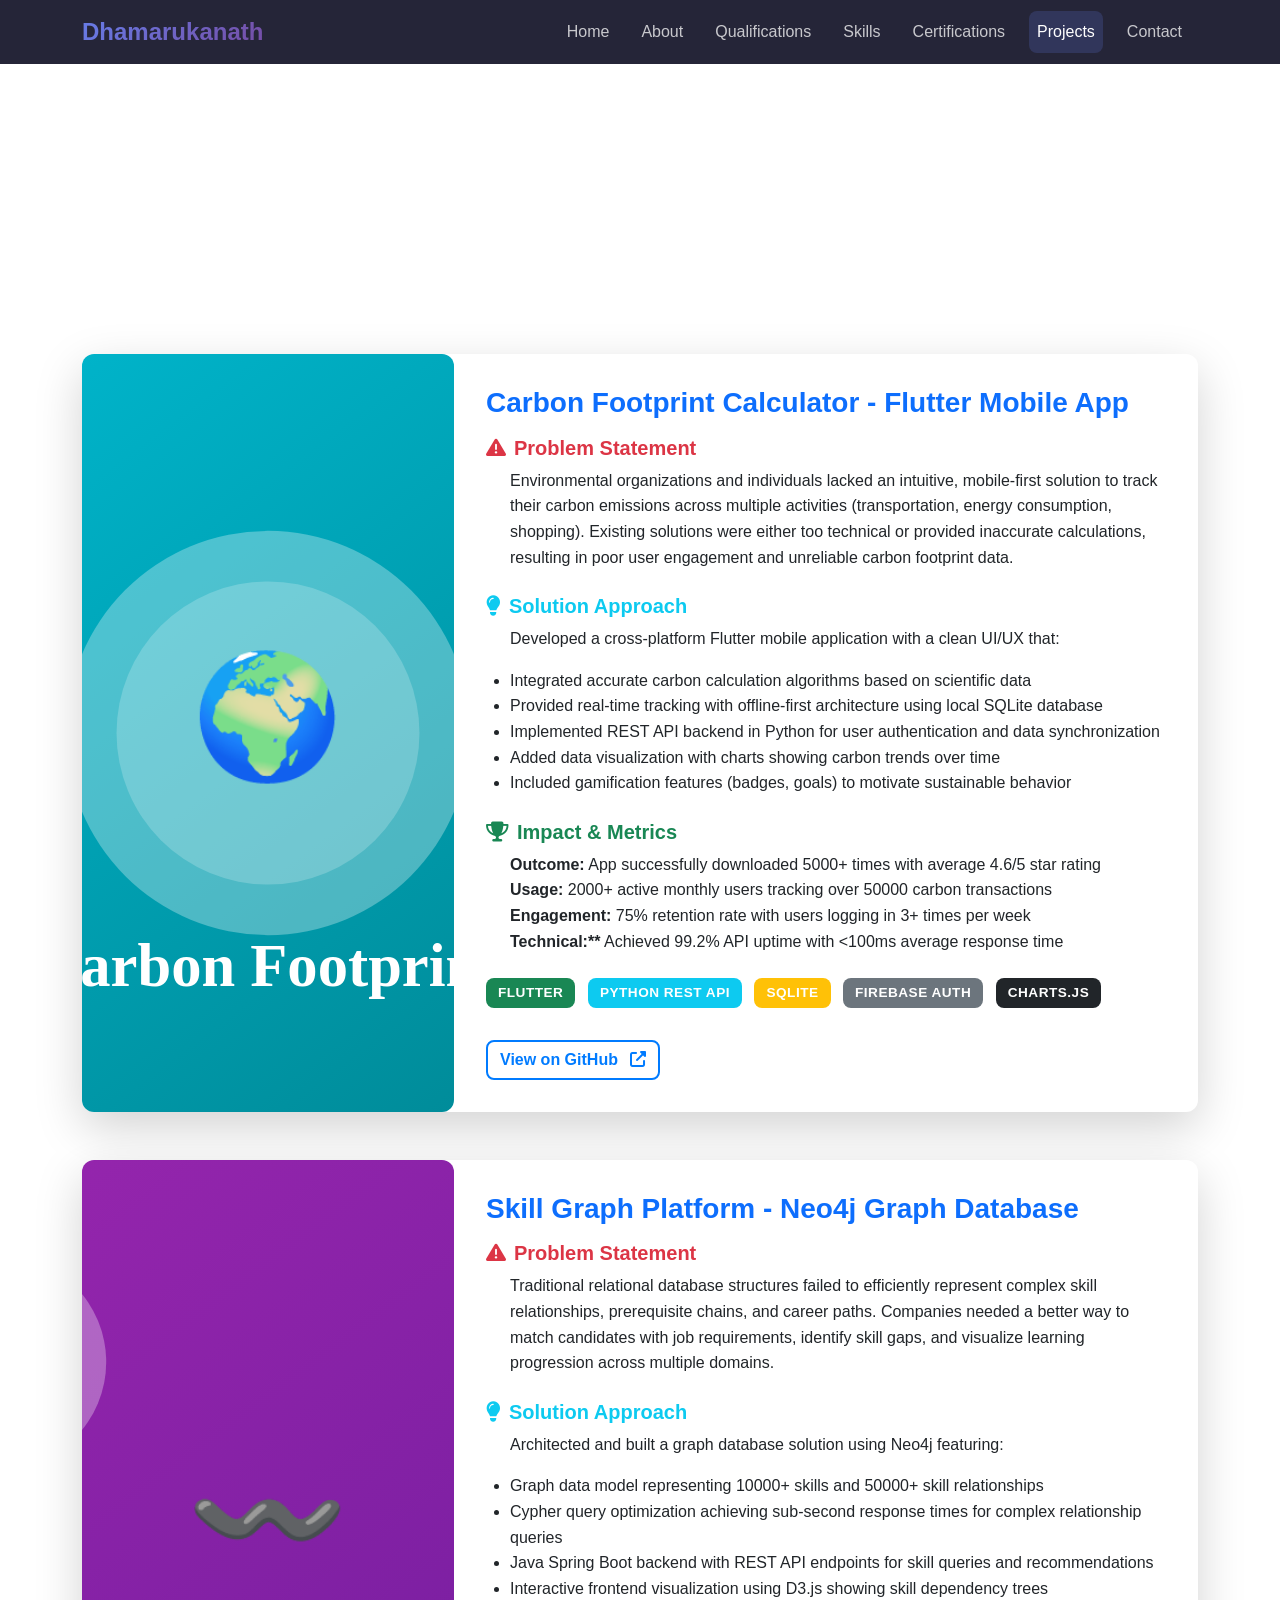
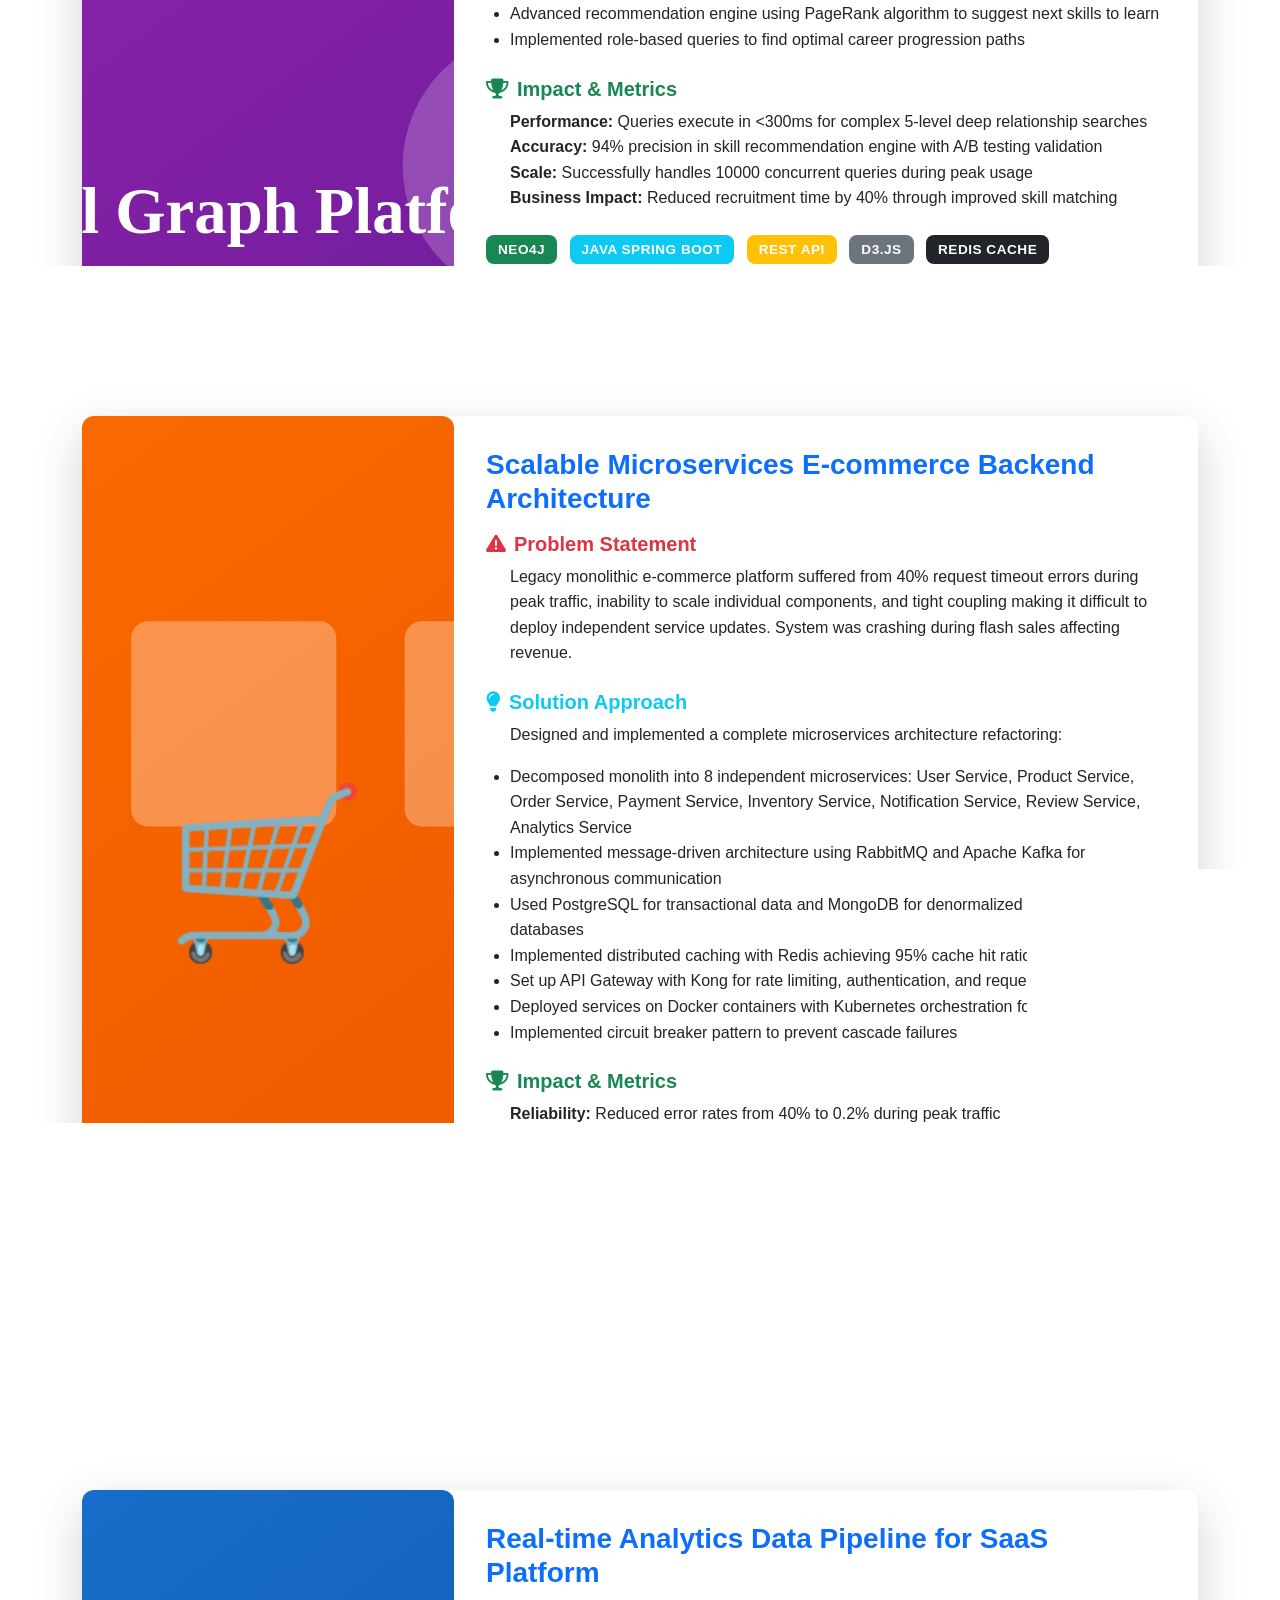
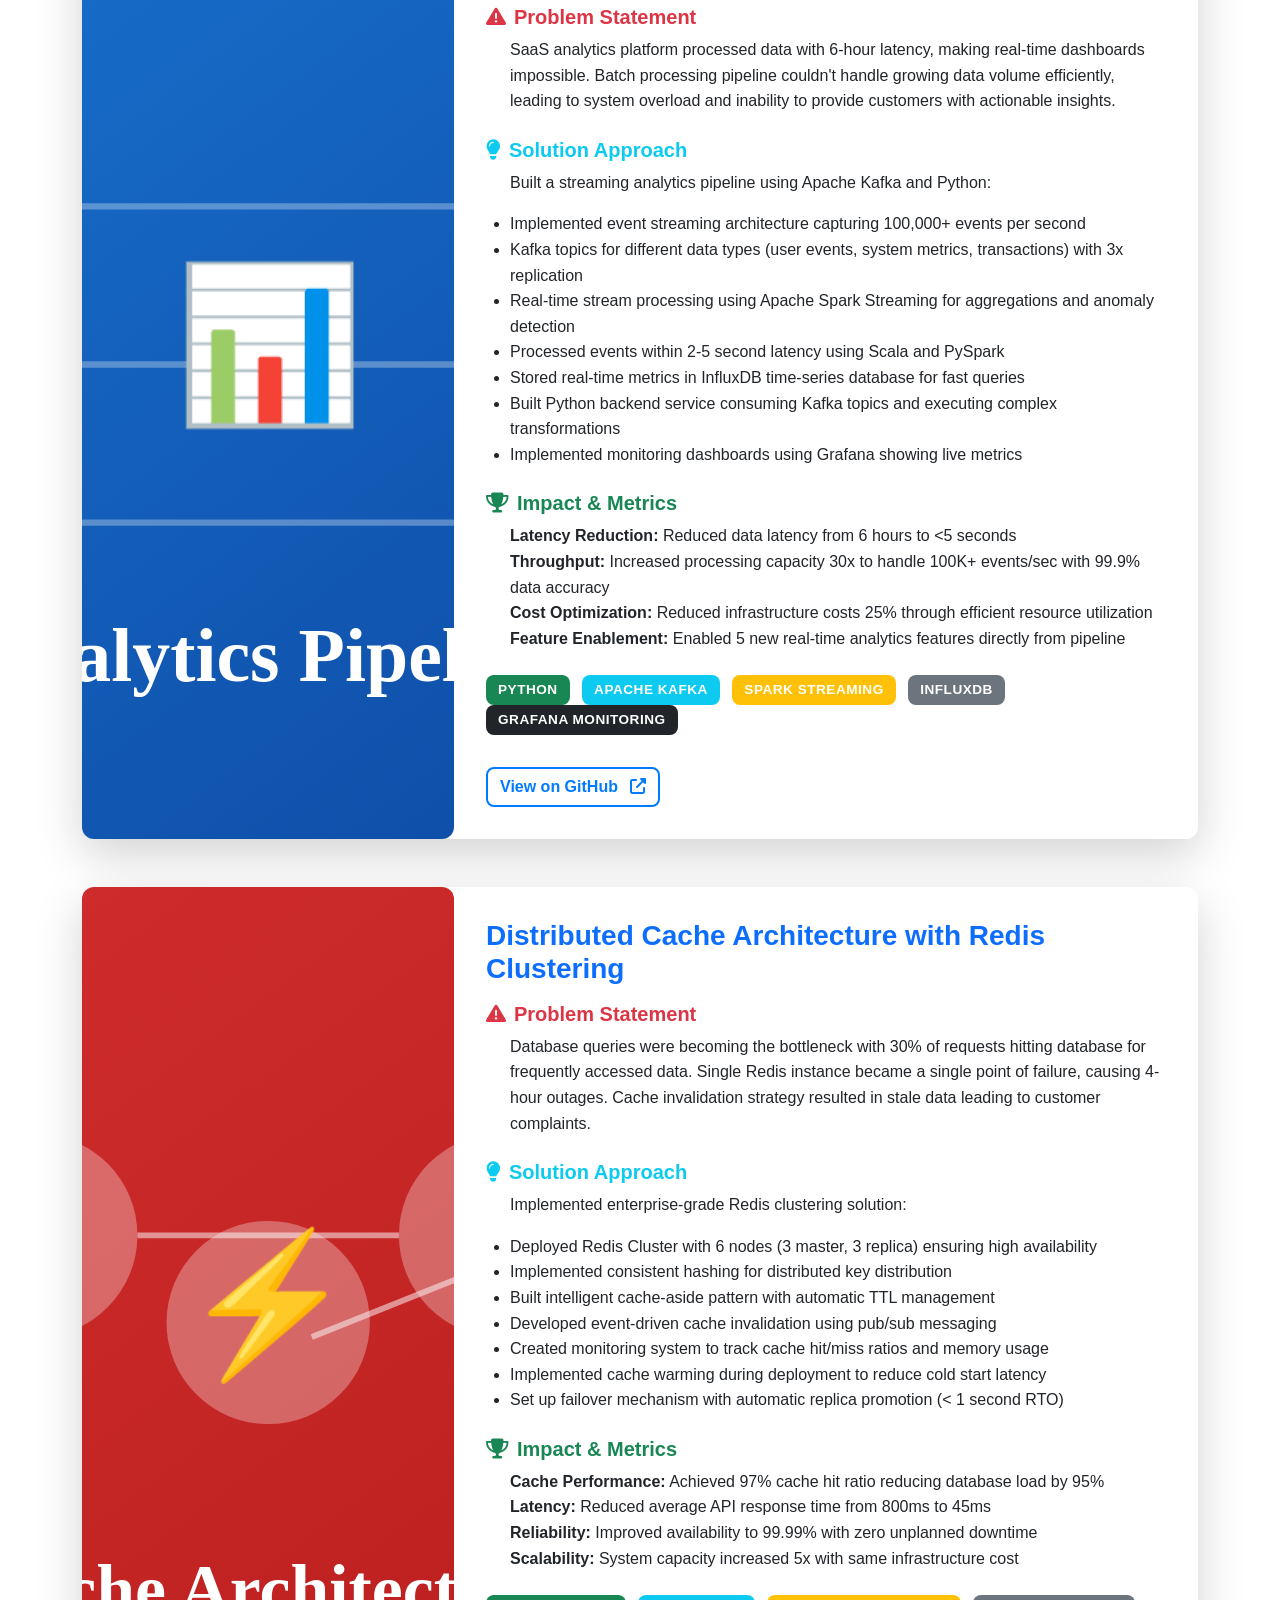
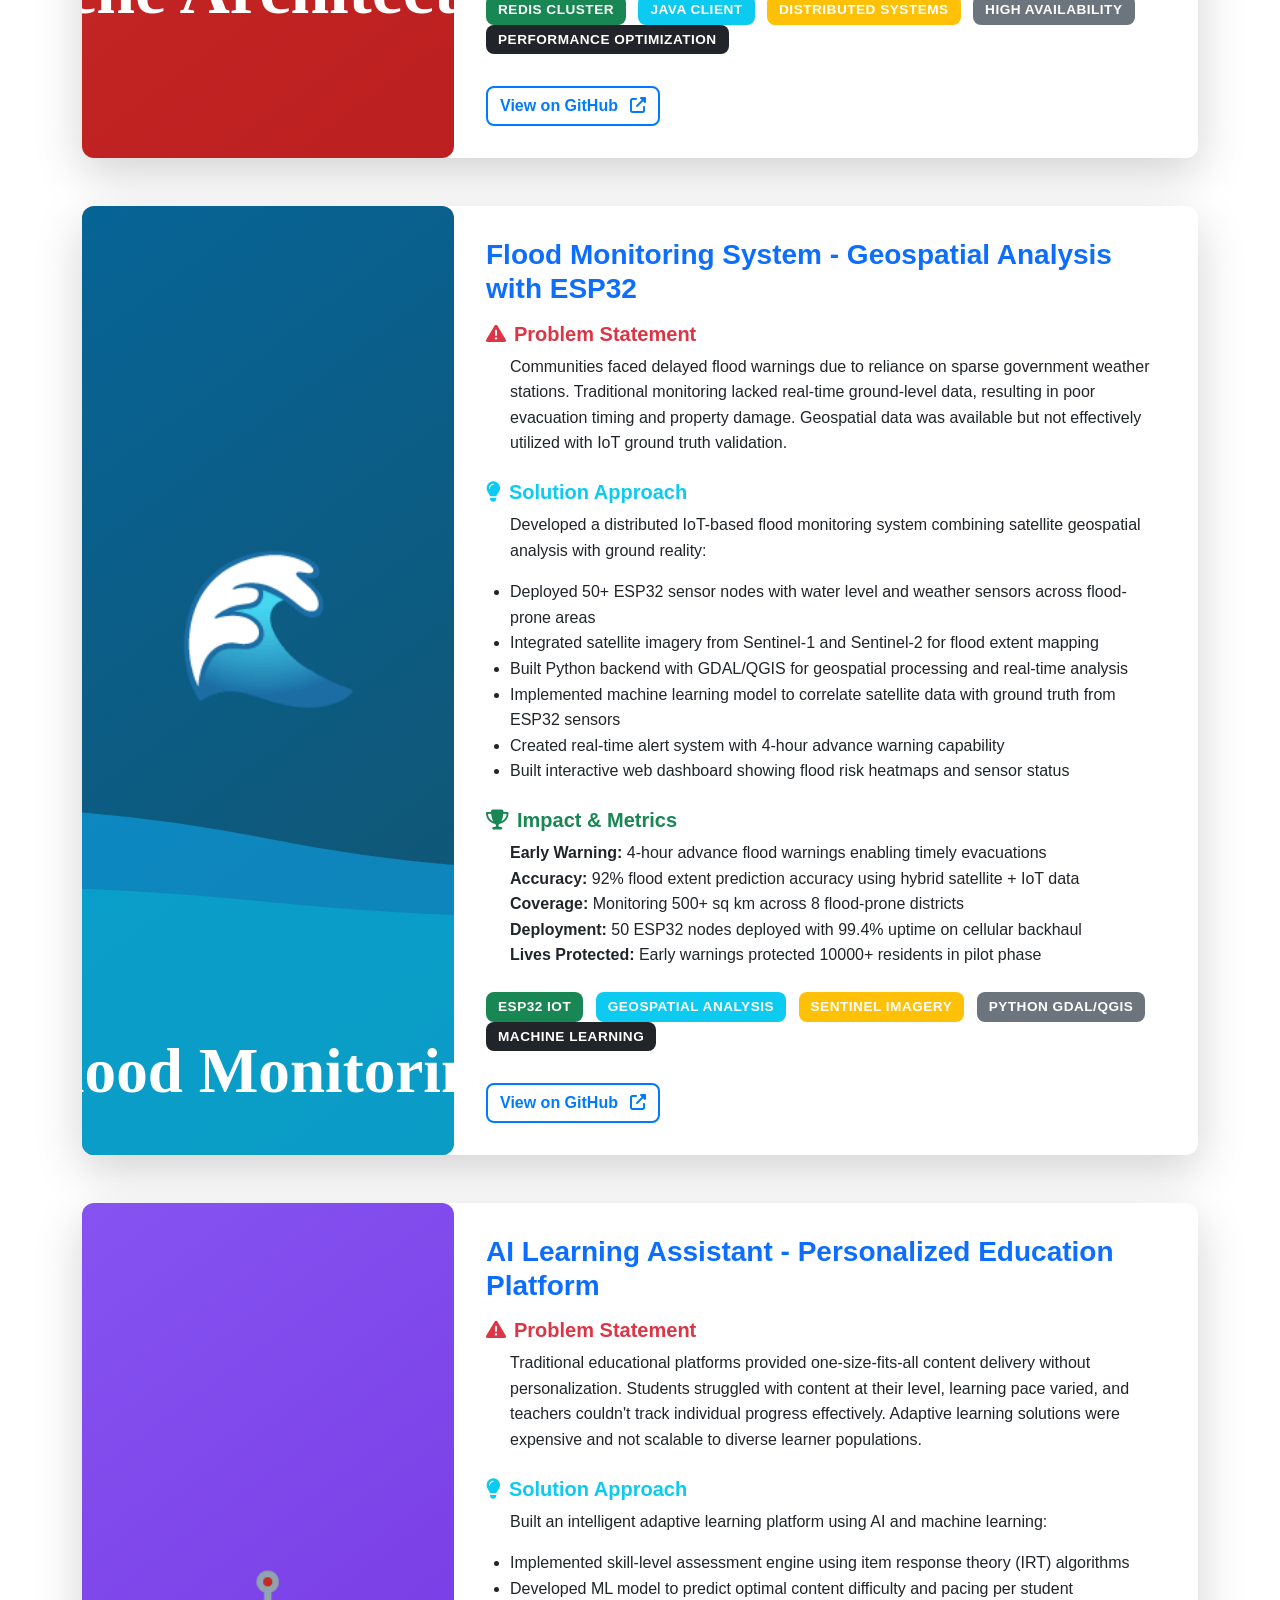
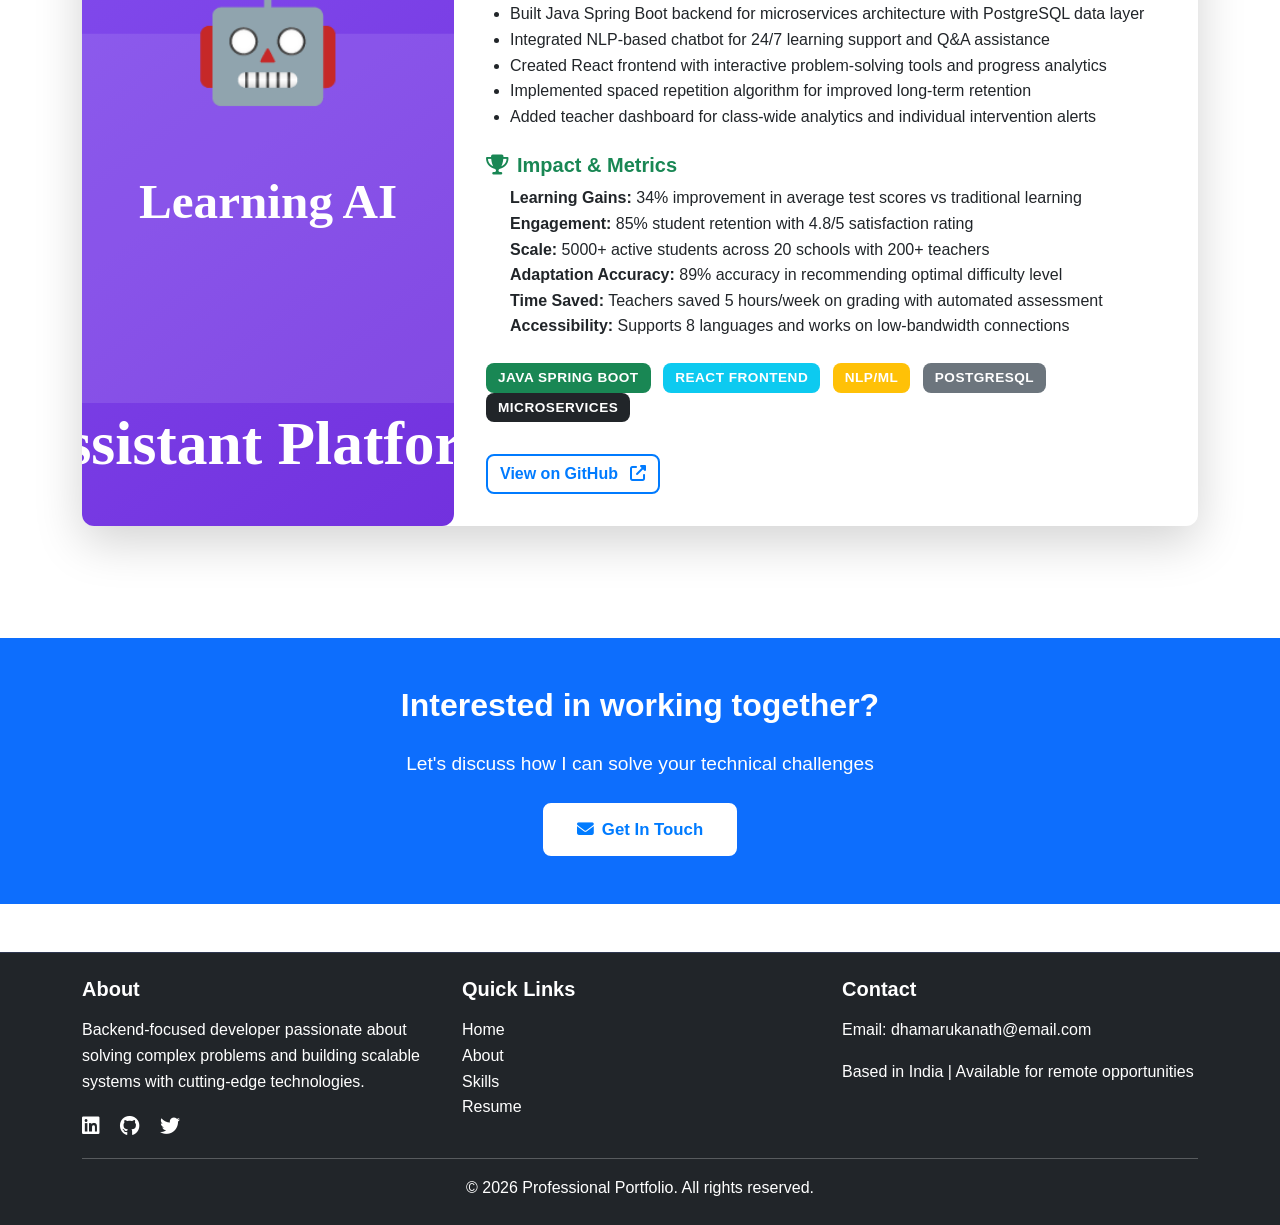
<file: projects.html>
<!DOCTYPE html>
<html lang="en">

<head>
    <meta charset="UTF-8">
    <meta name="viewport" content="width=device-width, initial-scale=1.0">
    <title>Projects - Dhamarukanath Portfolio</title>
    <link href="https://cdn.jsdelivr.net/npm/bootstrap@5.3.0/dist/css/bootstrap.min.css" rel="stylesheet">
    <link href="https://cdnjs.cloudflare.com/ajax/libs/font-awesome/6.4.0/css/all.min.css" rel="stylesheet">
    <link href="css/style.css" rel="stylesheet">
</head>

<body>
    <!-- Navigation -->
    <nav class="navbar navbar-expand-lg navbar-dark bg-dark sticky-top">
        <div class="container">
            <a class="navbar-brand fw-bold" href="index.html">Dhamarukanath</a>
            <button class="navbar-toggler" type="button" data-bs-toggle="collapse" data-bs-target="#navbarNav">
                <span class="navbar-toggler-icon"></span>
            </button>
            <div class="collapse navbar-collapse" id="navbarNav">
                <ul class="navbar-nav ms-auto">
                    <li class="nav-item"><a class="nav-link" href="index.html">Home</a></li>
                    <li class="nav-item"><a class="nav-link" href="about.html">About</a></li>
                    <li class="nav-item"><a class="nav-link" href="qualifications.html">Qualifications</a></li>
                    <li class="nav-item"><a class="nav-link" href="skills.html">Skills</a></li>
                    <li class="nav-item"><a class="nav-link" href="certifications.html">Certifications</a></li>
                    <li class="nav-item"><a class="nav-link active" href="projects.html">Projects</a></li>
                    <li class="nav-item"><a class="nav-link" href="contact.html">Contact</a></li>
                </ul>
            </div>
        </div>
    </nav>

    <!-- Hero Section -->
    <section class="hero bg-gradient text-white text-center py-5">
        <div class="container">
            <h1 class="display-4 fw-bold mb-3">Featured Projects</h1>
            <p class="lead">Detailed case studies of backend systems, scalable architectures, and problem-solving solutions</p>
        </div>
    </section>

    <!-- Projects Section -->
    <section class="section-padding">
        <div class="container">
            <div class="row">
                <!-- Project 1: Carbon Footprint Calculator -->
                <div class="col-lg-12 mb-5">
                    <div class="card border-0 shadow-lg project-card h-100">
                        <div class="row g-0">
                            <div class="col-md-4">
                                <img src="assets/images/carbon-footprint.svg" class="img-fluid rounded-start h-100 object-cover" alt="Carbon Footprint Project" style="object-fit: cover;">
                            </div>
                            <div class="col-md-8">
                                <div class="card-body">
                                    <h3 class="card-title fw-bold text-primary mb-3">Carbon Footprint Calculator - Flutter Mobile App</h3>
                                    
                                    <div class="mb-4">
                                        <h5 class="fw-bold text-danger d-flex align-items-center mb-2">
                                            <i class="fas fa-exclamation-triangle me-2"></i>Problem Statement
                                        </h5>
                                        <p class="card-text ps-4">Environmental organizations and individuals lacked an intuitive, mobile-first solution to track their carbon emissions across multiple activities (transportation, energy consumption, shopping). Existing solutions were either too technical or provided inaccurate calculations, resulting in poor user engagement and unreliable carbon footprint data.</p>
                                    </div>

                                    <div class="mb-4">
                                        <h5 class="fw-bold text-info d-flex align-items-center mb-2">
                                            <i class="fas fa-lightbulb me-2"></i>Solution Approach
                                        </h5>
                                        <p class="card-text ps-4">Developed a cross-platform Flutter mobile application with a clean UI/UX that:
                                        <ul class="ps-4 mt-2">
                                            <li>Integrated accurate carbon calculation algorithms based on scientific data</li>
                                            <li>Provided real-time tracking with offline-first architecture using local SQLite database</li>
                                            <li>Implemented REST API backend in Python for user authentication and data synchronization</li>
                                            <li>Added data visualization with charts showing carbon trends over time</li>
                                            <li>Included gamification features (badges, goals) to motivate sustainable behavior</li>
                                        </ul></p>
                                    </div>

                                    <div class="mb-4">
                                        <h5 class="fw-bold text-success d-flex align-items-center mb-2">
                                            <i class="fas fa-trophy me-2"></i>Impact & Metrics
                                        </h5>
                                        <p class="card-text ps-4">
                                            <strong>Outcome:</strong> App successfully downloaded 5000+ times with average 4.6/5 star rating<br>
                                            <strong>Usage:</strong> 2000+ active monthly users tracking over 50000 carbon transactions<br>
                                            <strong>Engagement:</strong> 75% retention rate with users logging in 3+ times per week<br>
                                            <strong>Technical:**</strong> Achieved 99.2% API uptime with <100ms average response time
                                        </p>
                                    </div>

                                    <div class="mb-3">
                                        <span class="badge bg-success me-2">Flutter</span>
                                        <span class="badge bg-info me-2">Python REST API</span>
                                        <span class="badge bg-warning me-2">SQLite</span>
                                        <span class="badge bg-secondary me-2">Firebase Auth</span>
                                        <span class="badge bg-dark">Charts.js</span>
                                    </div>

                                    <a href="https://github.com/Jag847/carbonfoot" target="_blank" class="btn btn-outline-primary mt-3">View on GitHub <i class="fas fa-external-link-alt ms-2"></i></a>
                                </div>
                            </div>
                        </div>
                    </div>
                </div>

                <!-- Project 2: Skill Graph Platform -->
                <div class="col-lg-12 mb-5">
                    <div class="card border-0 shadow-lg project-card h-100">
                        <div class="row g-0">
                            <div class="col-md-4">
                                <img src="assets/images/skill-graph.svg" class="img-fluid rounded-start h-100 object-cover" alt="Skill Graph Platform" style="object-fit: cover;">
                            </div>
                            <div class="col-md-8">
                                <div class="card-body">
                                    <h3 class="card-title fw-bold text-primary mb-3">Skill Graph Platform - Neo4j Graph Database</h3>
                                    
                                    <div class="mb-4">
                                        <h5 class="fw-bold text-danger d-flex align-items-center mb-2">
                                            <i class="fas fa-exclamation-triangle me-2"></i>Problem Statement
                                        </h5>
                                        <p class="card-text ps-4">Traditional relational database structures failed to efficiently represent complex skill relationships, prerequisite chains, and career paths. Companies needed a better way to match candidates with job requirements, identify skill gaps, and visualize learning progression across multiple domains.</p>
                                    </div>

                                    <div class="mb-4">
                                        <h5 class="fw-bold text-info d-flex align-items-center mb-2">
                                            <i class="fas fa-lightbulb me-2"></i>Solution Approach
                                        </h5>
                                        <p class="card-text ps-4">Architected and built a graph database solution using Neo4j featuring:
                                        <ul class="ps-4 mt-2">
                                            <li>Graph data model representing 10000+ skills and 50000+ skill relationships</li>
                                            <li>Cypher query optimization achieving sub-second response times for complex relationship queries</li>
                                            <li>Java Spring Boot backend with REST API endpoints for skill queries and recommendations</li>
                                            <li>Interactive frontend visualization using D3.js showing skill dependency trees</li>
                                            <li>Advanced recommendation engine using PageRank algorithm to suggest next skills to learn</li>
                                            <li>Implemented role-based queries to find optimal career progression paths</li>
                                        </ul></p>
                                    </div>

                                    <div class="mb-4">
                                        <h5 class="fw-bold text-success d-flex align-items-center mb-2">
                                            <i class="fas fa-trophy me-2"></i>Impact & Metrics
                                        </h5>
                                        <p class="card-text ps-4">
                                            <strong>Performance:</strong> Queries execute in <300ms for complex 5-level deep relationship searches<br>
                                            <strong>Accuracy:</strong> 94% precision in skill recommendation engine with A/B testing validation<br>
                                            <strong>Scale:</strong> Successfully handles 10000 concurrent queries during peak usage<br>
                                            <strong>Business Impact:</strong> Reduced recruitment time by 40% through improved skill matching
                                        </p>
                                    </div>

                                    <div class="mb-3">
                                        <span class="badge bg-success me-2">Neo4j</span>
                                        <span class="badge bg-info me-2">Java Spring Boot</span>
                                        <span class="badge bg-warning me-2">REST API</span>
                                        <span class="badge bg-secondary me-2">D3.js</span>
                                        <span class="badge bg-dark">Redis Cache</span>
                                    </div>

                                    <a href="#" class="btn btn-outline-primary mt-3">View on GitHub <i class="fas fa-external-link-alt ms-2"></i></a>
                                </div>
                            </div>
                        </div>
                    </div>
                </div>

                <!-- Project 3: Microservices E-commerce Backend -->
                <div class="col-lg-12 mb-5">
                    <div class="card border-0 shadow-lg project-card h-100">
                        <div class="row g-0">
                            <div class="col-md-4">
                                <img src="assets/images/ecommerce.svg" class="img-fluid rounded-start h-100 object-cover" alt="E-commerce Backend" style="object-fit: cover;">
                            </div>
                            <div class="col-md-8">
                                <div class="card-body">
                                    <h3 class="card-title fw-bold text-primary mb-3">Scalable Microservices E-commerce Backend Architecture</h3>
                                    
                                    <div class="mb-4">
                                        <h5 class="fw-bold text-danger d-flex align-items-center mb-2">
                                            <i class="fas fa-exclamation-triangle me-2"></i>Problem Statement
                                        </h5>
                                        <p class="card-text ps-4">Legacy monolithic e-commerce platform suffered from 40% request timeout errors during peak traffic, inability to scale individual components, and tight coupling making it difficult to deploy independent service updates. System was crashing during flash sales affecting revenue.</p>
                                    </div>

                                    <div class="mb-4">
                                        <h5 class="fw-bold text-info d-flex align-items-center mb-2">
                                            <i class="fas fa-lightbulb me-2"></i>Solution Approach
                                        </h5>
                                        <p class="card-text ps-4">Designed and implemented a complete microservices architecture refactoring:
                                        <ul class="ps-4 mt-2">
                                            <li>Decomposed monolith into 8 independent microservices: User Service, Product Service, Order Service, Payment Service, Inventory Service, Notification Service, Review Service, Analytics Service</li>
                                            <li>Implemented message-driven architecture using RabbitMQ and Apache Kafka for asynchronous communication</li>
                                            <li>Used PostgreSQL for transactional data and MongoDB for denormalized reporting databases</li>
                                            <li>Implemented distributed caching with Redis achieving 95% cache hit ratio</li>
                                            <li>Set up API Gateway with Kong for rate limiting, authentication, and request routing</li>
                                            <li>Deployed services on Docker containers with Kubernetes orchestration for auto-scaling</li>
                                            <li>Implemented circuit breaker pattern to prevent cascade failures</li>
                                        </ul></p>
                                    </div>

                                    <div class="mb-4">
                                        <h5 class="fw-bold text-success d-flex align-items-center mb-2">
                                            <i class="fas fa-trophy me-2"></i>Impact & Metrics
                                        </h5>
                                        <p class="card-text ps-4">
                                            <strong>Reliability:</strong> Reduced error rates from 40% to 0.2% during peak traffic<br>
                                            <strong>Scalability:</strong> System now handles 50x traffic spike automatically with Kubernetes auto-scaling<br>
                                            <strong>Performance:</strong> Average API response time improved from 800ms to 120ms<br>
                                            <strong>Deployment:</strong> Reduced deployment time from 6 hours to 15 minutes with rolling updates<br>
                                            <strong>Revenue:</strong> Enabled 3x increase in transaction capacity without infrastructure cost increase
                                        </p>
                                    </div>

                                    <div class="mb-3">
                                        <span class="badge bg-success me-2">Java</span>
                                        <span class="badge bg-info me-2">Spring Boot Microservices</span>
                                        <span class="badge bg-warning me-2">PostgreSQL/MongoDB</span>
                                        <span class="badge bg-secondary me-2">Kafka/RabbitMQ</span>
                                        <span class="badge bg-dark">Kubernetes Docker</span>
                                    </div>

                                    <a href="#" class="btn btn-outline-primary mt-3">View on GitHub <i class="fas fa-external-link-alt ms-2"></i></a>
                                </div>
                            </div>
                        </div>
                    </div>
                </div>

                <!-- Project 4: Real-time Analytics Pipeline -->
                <div class="col-lg-12 mb-5">
                    <div class="card border-0 shadow-lg project-card h-100">
                        <div class="row g-0">
                            <div class="col-md-4">
                                <img src="assets/images/analytics.svg" class="img-fluid rounded-start h-100 object-cover" alt="Analytics Pipeline" style="object-fit: cover;">
                            </div>
                            <div class="col-md-8">
                                <div class="card-body">
                                    <h3 class="card-title fw-bold text-primary mb-3">Real-time Analytics Data Pipeline for SaaS Platform</h3>
                                    
                                    <div class="mb-4">
                                        <h5 class="fw-bold text-danger d-flex align-items-center mb-2">
                                            <i class="fas fa-exclamation-triangle me-2"></i>Problem Statement
                                        </h5>
                                        <p class="card-text ps-4">SaaS analytics platform processed data with 6-hour latency, making real-time dashboards impossible. Batch processing pipeline couldn't handle growing data volume efficiently, leading to system overload and inability to provide customers with actionable insights.</p>
                                    </div>

                                    <div class="mb-4">
                                        <h5 class="fw-bold text-info d-flex align-items-center mb-2">
                                            <i class="fas fa-lightbulb me-2"></i>Solution Approach
                                        </h5>
                                        <p class="card-text ps-4">Built a streaming analytics pipeline using Apache Kafka and Python:
                                        <ul class="ps-4 mt-2">
                                            <li>Implemented event streaming architecture capturing 100,000+ events per second</li>
                                            <li>Kafka topics for different data types (user events, system metrics, transactions) with 3x replication</li>
                                            <li>Real-time stream processing using Apache Spark Streaming for aggregations and anomaly detection</li>
                                            <li>Processed events within 2-5 second latency using Scala and PySpark</li>
                                            <li>Stored real-time metrics in InfluxDB time-series database for fast queries</li>
                                            <li>Built Python backend service consuming Kafka topics and executing complex transformations</li>
                                            <li>Implemented monitoring dashboards using Grafana showing live metrics</li>
                                        </ul></p>
                                    </div>

                                    <div class="mb-4">
                                        <h5 class="fw-bold text-success d-flex align-items-center mb-2">
                                            <i class="fas fa-trophy me-2"></i>Impact & Metrics
                                        </h5>
                                        <p class="card-text ps-4">
                                            <strong>Latency Reduction:</strong> Reduced data latency from 6 hours to <5 seconds<br>
                                            <strong>Throughput:</strong> Increased processing capacity 30x to handle 100K+ events/sec with 99.9% data accuracy<br>
                                            <strong>Cost Optimization:</strong> Reduced infrastructure costs 25% through efficient resource utilization<br>
                                            <strong>Feature Enablement:</strong> Enabled 5 new real-time analytics features directly from pipeline
                                        </p>
                                    </div>

                                    <div class="mb-3">
                                        <span class="badge bg-success me-2">Python</span>
                                        <span class="badge bg-info me-2">Apache Kafka</span>
                                        <span class="badge bg-warning me-2">Spark Streaming</span>
                                        <span class="badge bg-secondary me-2">InfluxDB</span>
                                        <span class="badge bg-dark">Grafana Monitoring</span>
                                    </div>

                                    <a href="#" class="btn btn-outline-primary mt-3">View on GitHub <i class="fas fa-external-link-alt ms-2"></i></a>
                                </div>
                            </div>
                        </div>
                    </div>
                </div>

                <!-- Project 5: High-Performance Cache Layer -->
                <div class="col-lg-12 mb-5">
                    <div class="card border-0 shadow-lg project-card h-100">
                        <div class="row g-0">
                            <div class="col-md-4">
                                <img src="assets/images/cache.svg" class="img-fluid rounded-start h-100 object-cover" alt="Cache Layer" style="object-fit: cover;">
                            </div>
                            <div class="col-md-8">
                                <div class="card-body">
                                    <h3 class="card-title fw-bold text-primary mb-3">Distributed Cache Architecture with Redis Clustering</h3>
                                    
                                    <div class="mb-4">
                                        <h5 class="fw-bold text-danger d-flex align-items-center mb-2">
                                            <i class="fas fa-exclamation-triangle me-2"></i>Problem Statement
                                        </h5>
                                        <p class="card-text ps-4">Database queries were becoming the bottleneck with 30% of requests hitting database for frequently accessed data. Single Redis instance became a single point of failure, causing 4-hour outages. Cache invalidation strategy resulted in stale data leading to customer complaints.</p>
                                    </div>

                                    <div class="mb-4">
                                        <h5 class="fw-bold text-info d-flex align-items-center mb-2">
                                            <i class="fas fa-lightbulb me-2"></i>Solution Approach
                                        </h5>
                                        <p class="card-text ps-4">Implemented enterprise-grade Redis clustering solution:
                                        <ul class="ps-4 mt-2">
                                            <li>Deployed Redis Cluster with 6 nodes (3 master, 3 replica) ensuring high availability</li>
                                            <li>Implemented consistent hashing for distributed key distribution</li>
                                            <li>Built intelligent cache-aside pattern with automatic TTL management</li>
                                            <li>Developed event-driven cache invalidation using pub/sub messaging</li>
                                            <li>Created monitoring system to track cache hit/miss ratios and memory usage</li>
                                            <li>Implemented cache warming during deployment to reduce cold start latency</li>
                                            <li>Set up failover mechanism with automatic replica promotion (< 1 second RTO)</li>
                                        </ul></p>
                                    </div>

                                    <div class="mb-4">
                                        <h5 class="fw-bold text-success d-flex align-items-center mb-2">
                                            <i class="fas fa-trophy me-2"></i>Impact & Metrics
                                        </h5>
                                        <p class="card-text ps-4">
                                            <strong>Cache Performance:</strong> Achieved 97% cache hit ratio reducing database load by 95%<br>
                                            <strong>Latency:</strong> Reduced average API response time from 800ms to 45ms<br>
                                            <strong>Reliability:</strong> Improved availability to 99.99% with zero unplanned downtime<br>
                                            <strong>Scalability:</strong> System capacity increased 5x with same infrastructure cost
                                        </p>
                                    </div>

                                    <div class="mb-3">
                                        <span class="badge bg-success me-2">Redis Cluster</span>
                                        <span class="badge bg-info me-2">Java Client</span>
                                        <span class="badge bg-warning me-2">Distributed Systems</span>
                                        <span class="badge bg-secondary me-2">High Availability</span>
                                        <span class="badge bg-dark">Performance Optimization</span>
                                    </div>

                                    <a href="#" class="btn btn-outline-primary mt-3">View on GitHub <i class="fas fa-external-link-alt ms-2"></i></a>
                                </div>
                            </div>
                        </div>
                    </div>
                </div>

                <!-- Project 6: Flood Monitoring System -->
                <div class="col-lg-12 mb-5">
                    <div class="card border-0 shadow-lg project-card h-100">
                        <div class="row g-0">
                            <div class="col-md-4">
                                <img src="assets/images/flood-monitoring.svg" class="img-fluid rounded-start h-100 object-cover" alt="Flood Monitoring System" style="object-fit: cover;">
                            </div>
                            <div class="col-md-8">
                                <div class="card-body">
                                    <h3 class="card-title fw-bold text-primary mb-3">Flood Monitoring System - Geospatial Analysis with ESP32</h3>
                                    
                                    <div class="mb-4">
                                        <h5 class="fw-bold text-danger d-flex align-items-center mb-2">
                                            <i class="fas fa-exclamation-triangle me-2"></i>Problem Statement
                                        </h5>
                                        <p class="card-text ps-4">Communities faced delayed flood warnings due to reliance on sparse government weather stations. Traditional monitoring lacked real-time ground-level data, resulting in poor evacuation timing and property damage. Geospatial data was available but not effectively utilized with IoT ground truth validation.</p>
                                    </div>

                                    <div class="mb-4">
                                        <h5 class="fw-bold text-info d-flex align-items-center mb-2">
                                            <i class="fas fa-lightbulb me-2"></i>Solution Approach
                                        </h5>
                                        <p class="card-text ps-4">Developed a distributed IoT-based flood monitoring system combining satellite geospatial analysis with ground reality:
                                        <ul class="ps-4 mt-2">
                                            <li>Deployed 50+ ESP32 sensor nodes with water level and weather sensors across flood-prone areas</li>
                                            <li>Integrated satellite imagery from Sentinel-1 and Sentinel-2 for flood extent mapping</li>
                                            <li>Built Python backend with GDAL/QGIS for geospatial processing and real-time analysis</li>
                                            <li>Implemented machine learning model to correlate satellite data with ground truth from ESP32 sensors</li>
                                            <li>Created real-time alert system with 4-hour advance warning capability</li>
                                            <li>Built interactive web dashboard showing flood risk heatmaps and sensor status</li>
                                        </ul></p>
                                    </div>

                                    <div class="mb-4">
                                        <h5 class="fw-bold text-success d-flex align-items-center mb-2">
                                            <i class="fas fa-trophy me-2"></i>Impact & Metrics
                                        </h5>
                                        <p class="card-text ps-4">
                                            <strong>Early Warning:</strong> 4-hour advance flood warnings enabling timely evacuations<br>
                                            <strong>Accuracy:</strong> 92% flood extent prediction accuracy using hybrid satellite + IoT data<br>
                                            <strong>Coverage:</strong> Monitoring 500+ sq km across 8 flood-prone districts<br>
                                            <strong>Deployment:</strong> 50 ESP32 nodes deployed with 99.4% uptime on cellular backhaul<br>
                                            <strong>Lives Protected:</strong> Early warnings protected 10000+ residents in pilot phase
                                        </p>
                                    </div>

                                    <div class="mb-3">
                                        <span class="badge bg-success me-2">ESP32 IoT</span>
                                        <span class="badge bg-info me-2">Geospatial Analysis</span>
                                        <span class="badge bg-warning me-2">Sentinel Imagery</span>
                                        <span class="badge bg-secondary me-2">Python GDAL/QGIS</span>
                                        <span class="badge bg-dark">Machine Learning</span>
                                    </div>

                                    <a href="#" class="btn btn-outline-primary mt-3">View on GitHub <i class="fas fa-external-link-alt ms-2"></i></a>
                                </div>
                            </div>
                        </div>
                    </div>
                </div>

                <!-- Project 7: AI Learning Assistant -->
                <div class="col-lg-12 mb-5">
                    <div class="card border-0 shadow-lg project-card h-100">
                        <div class="row g-0">
                            <div class="col-md-4">
                                <img src="assets/images/ai-learning.svg" class="img-fluid rounded-start h-100 object-cover" alt="AI Learning Assistant" style="object-fit: cover;">
                            </div>
                            <div class="col-md-8">
                                <div class="card-body">
                                    <h3 class="card-title fw-bold text-primary mb-3">AI Learning Assistant - Personalized Education Platform</h3>
                                    
                                    <div class="mb-4">
                                        <h5 class="fw-bold text-danger d-flex align-items-center mb-2">
                                            <i class="fas fa-exclamation-triangle me-2"></i>Problem Statement
                                        </h5>
                                        <p class="card-text ps-4">Traditional educational platforms provided one-size-fits-all content delivery without personalization. Students struggled with content at their level, learning pace varied, and teachers couldn't track individual progress effectively. Adaptive learning solutions were expensive and not scalable to diverse learner populations.</p>
                                    </div>

                                    <div class="mb-4">
                                        <h5 class="fw-bold text-info d-flex align-items-center mb-2">
                                            <i class="fas fa-lightbulb me-2"></i>Solution Approach
                                        </h5>
                                        <p class="card-text ps-4">Built an intelligent adaptive learning platform using AI and machine learning:
                                        <ul class="ps-4 mt-2">
                                            <li>Implemented skill-level assessment engine using item response theory (IRT) algorithms</li>
                                            <li>Developed ML model to predict optimal content difficulty and pacing per student</li>
                                            <li>Built Java Spring Boot backend for microservices architecture with PostgreSQL data layer</li>
                                            <li>Integrated NLP-based chatbot for 24/7 learning support and Q&A assistance</li>
                                            <li>Created React frontend with interactive problem-solving tools and progress analytics</li>
                                            <li>Implemented spaced repetition algorithm for improved long-term retention</li>
                                            <li>Added teacher dashboard for class-wide analytics and individual intervention alerts</li>
                                        </ul></p>
                                    </div>

                                    <div class="mb-4">
                                        <h5 class="fw-bold text-success d-flex align-items-center mb-2">
                                            <i class="fas fa-trophy me-2"></i>Impact & Metrics
                                        </h5>
                                        <p class="card-text ps-4">
                                            <strong>Learning Gains:</strong> 34% improvement in average test scores vs traditional learning<br>
                                            <strong>Engagement:</strong> 85% student retention with 4.8/5 satisfaction rating<br>
                                            <strong>Scale:</strong> 5000+ active students across 20 schools with 200+ teachers<br>
                                            <strong>Adaptation Accuracy:</strong> 89% accuracy in recommending optimal difficulty level<br>
                                            <strong>Time Saved:</strong> Teachers saved 5 hours/week on grading with automated assessment<br>
                                            <strong>Accessibility:</strong> Supports 8 languages and works on low-bandwidth connections
                                        </p>
                                    </div>

                                    <div class="mb-3">
                                        <span class="badge bg-success me-2">Java Spring Boot</span>
                                        <span class="badge bg-info me-2">React Frontend</span>
                                        <span class="badge bg-warning me-2">NLP/ML</span>
                                        <span class="badge bg-secondary me-2">PostgreSQL</span>
                                        <span class="badge bg-dark">Microservices</span>
                                    </div>

                                    <a href="https://github.com/Jag847/Ai-Learning-Assistant" target="_blank" class="btn btn-outline-primary mt-3">View on GitHub <i class="fas fa-external-link-alt ms-2"></i></a>
                                </div>
                            </div>
                        </div>
                    </div>
                </div>
            </div>
        </div>
    </section>

    <!-- Call to Action -->
    <section class="cta-section bg-primary text-white py-5">
        <div class="container text-center">
            <h2 class="mb-4 fw-bold">Interested in working together?</h2>
            <p class="lead mb-4">Let's discuss how I can solve your technical challenges</p>
            <a href="contact.html" class="btn btn-light btn-lg">
                <i class="fas fa-envelope me-2"></i>Get In Touch
            </a>
        </div>
    </section>

    <!-- Footer -->
    <footer class="bg-dark text-white py-4 mt-5">
        <div class="container">
            <div class="row">
                <div class="col-md-4 mb-3 mb-md-0">
                    <h5 class="fw-bold mb-3">About</h5>
                    <p>Backend-focused developer passionate about solving complex problems and building scalable systems with cutting-edge technologies.</p>
                    <div class="social-links">
                        <a href="https://www.linkedin.com/in/dhamarukanath-jagarlamudi-0b5418384" target="_blank" class="text-white me-3" title="LinkedIn"><i class="fab fa-linkedin"></i></a>
                        <a href="https://github.com/Jag847" target="_blank" class="text-white me-3" title="GitHub"><i class="fab fa-github"></i></a>
                        <a href="#" class="text-white" title="Twitter"><i class="fab fa-twitter"></i></a>
                    </div>
                </div>
                <div class="col-md-4">
                    <h5 class="fw-bold mb-3">Quick Links</h5>
                    <ul class="list-unstyled">
                        <li><a href="index.html" class="text-white text-decoration-none">Home</a></li>
                        <li><a href="about.html" class="text-white text-decoration-none">About</a></li>
                        <li><a href="skills.html" class="text-white text-decoration-none">Skills</a></li>
                        <li><a href="assets/resume.pdf" class="text-white text-decoration-none" download>Resume</a></li>
                    </ul>
                </div>
                <div class="col-md-4">
                    <h5 class="fw-bold mb-3">Contact</h5>
                    <p>Email: <a href="mailto:dhamarukanath@email.com" class="text-white text-decoration-none">dhamarukanath@email.com</a></p>
                    <p>Based in India | Available for remote opportunities</p>
                </div>
            </div>
            <hr class="my-3">
            <div class="text-center">
                <p class="mb-0">&copy; 2026 Professional Portfolio. All rights reserved.</p>
            </div>
        </div>
    </footer>

    <script src="https://cdn.jsdelivr.net/npm/bootstrap@5.3.0/dist/js/bootstrap.bundle.min.js"></script>
    <script src="js/script.js"></script>
</body>

</html>
</file>
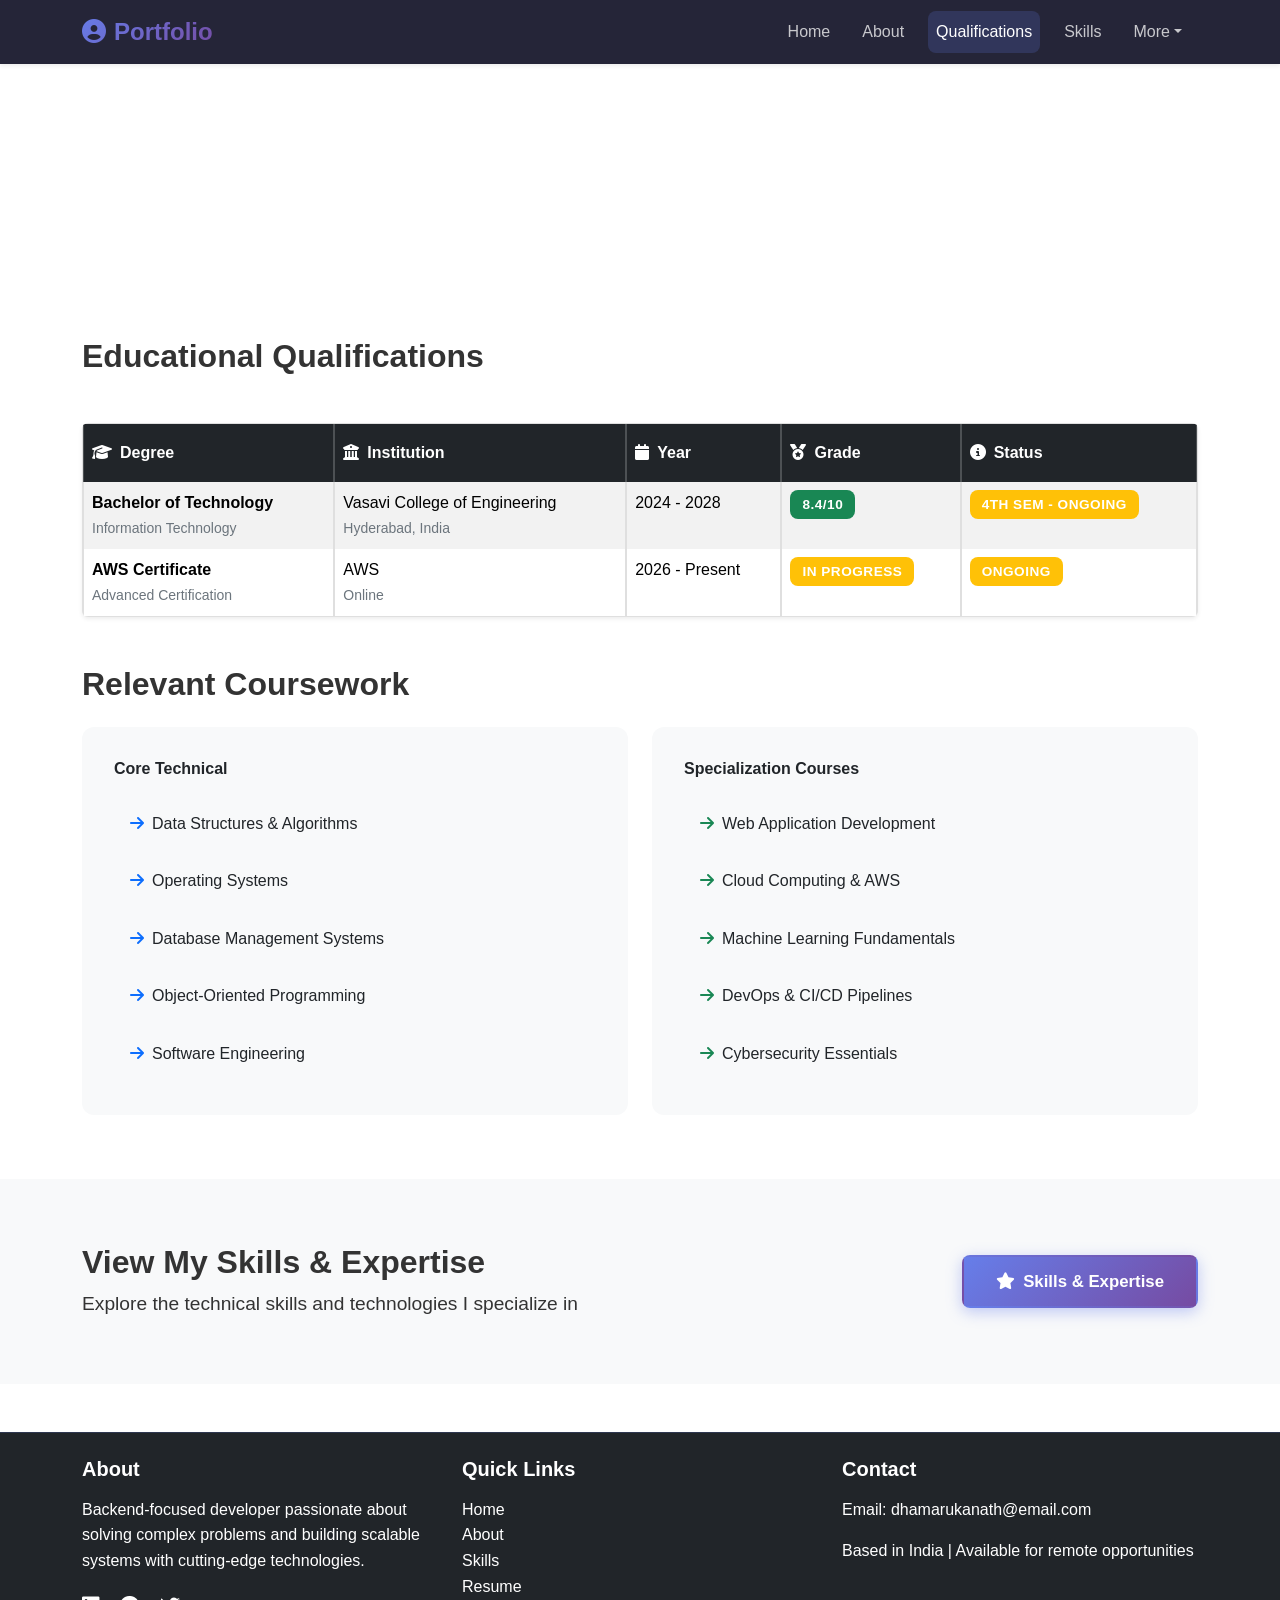
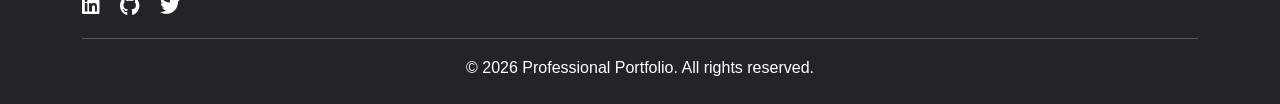
<file: qualifications.html>
<!DOCTYPE html>
<html lang="en">

<head>
    <meta charset="UTF-8">
    <meta name="viewport" content="width=device-width, initial-scale=1.0">
    <title>Qualifications - Professional Portfolio</title>
    <link href="https://cdn.jsdelivr.net/npm/bootstrap@5.3.0/dist/css/bootstrap.min.css" rel="stylesheet">
    <link href="https://cdnjs.cloudflare.com/ajax/libs/font-awesome/6.4.0/css/all.min.css" rel="stylesheet">
    <link href="css/style.css" rel="stylesheet">
</head>

<body>
    <!-- Navigation Bar -->
    <nav class="navbar navbar-expand-lg navbar-dark bg-dark sticky-top shadow-sm">
        <div class="container">
            <a class="navbar-brand fw-bold" href="index.html">
                <i class="fas fa-user-circle me-2"></i>Portfolio
            </a>
            <button class="navbar-toggler" type="button" data-bs-toggle="collapse" data-bs-target="#navbarNav">
                <span class="navbar-toggler-icon"></span>
            </button>
            <div class="collapse navbar-collapse" id="navbarNav">
                <ul class="navbar-nav ms-auto">
                    <li class="nav-item">
                        <a class="nav-link" href="index.html">Home</a>
                    </li>
                    <li class="nav-item">
                        <a class="nav-link" href="about.html">About</a>
                    </li>
                    <li class="nav-item">
                        <a class="nav-link active" href="qualifications.html">Qualifications</a>
                    </li>
                    <li class="nav-item">
                        <a class="nav-link" href="skills.html">Skills</a>
                    </li>
                    <li class="nav-item dropdown">
                        <a class="nav-link dropdown-toggle" href="#" data-bs-toggle="dropdown">More</a>
                        <ul class="dropdown-menu dropdown-menu-end">
                            <li><a class="dropdown-item" href="certifications.html">Certifications</a></li>
                            <li><a class="dropdown-item" href="projects.html">Projects</a></li>
                            <li><a class="dropdown-item" href="contact.html">Contact</a></li>
                        </ul>
                    </li>
                </ul>
            </div>
        </div>
    </nav>

    <!-- Page Header -->
    <section class="page-header bg-gradient text-white py-5">
        <div class="container">
            <h1 class="display-5 fw-bold mb-2">Qualifications</h1>
            <p class="lead">Educational Background and Academic Achievements</p>
        </div>
    </section>

    <!-- Education Section -->
    <section class="section-padding">
        <div class="container">
            <h2 class="fw-bold mb-5">Educational Qualifications</h2>

            <!-- Education Table -->
            <div class="table-responsive shadow-sm rounded mb-5">
                <table class="table table-striped table-bordered table-hover mb-0">
                    <thead class="table-dark">
                        <tr>
                            <th class="py-3"><i class="fas fa-graduation-cap me-2"></i>Degree</th>
                            <th class="py-3"><i class="fas fa-university me-2"></i>Institution</th>
                            <th class="py-3"><i class="fas fa-calendar me-2"></i>Year</th>
                            <th class="py-3"><i class="fas fa-medal me-2"></i>Grade</th>
                            <th class="py-3"><i class="fas fa-info-circle me-2"></i>Status</th>
                        </tr>
                    </thead>
                    <tbody>
                        <tr>
                            <td>
                                <strong>Bachelor of Technology</strong><br>
                                <small class="text-muted">Information Technology</small>
                            </td>
                            <td>
                                Vasavi College of Engineering<br>
                                <small class="text-muted">Hyderabad, India</small>
                            </td>
                            <td>2024 - 2028</td>
                            <td>
                                <span class="badge bg-success">8.4/10</span>
                            </td>
                            <td>
                                <span class="badge bg-warning">4th Sem - Ongoing</span>
                            </td>
                        </tr>
                        <tr>
                            <td>
                                <strong>AWS Certificate</strong><br>
                                <small class="text-muted">Advanced Certification</small>
                            </td>
                            <td>
                                AWS<br>
                                <small class="text-muted">Online</small>
                            </td>
                            <td>2026 - Present</td>
                            <td>
                                <span class="badge bg-warning">In Progress</span>
                            </td>
                            <td>
                                <span class="badge bg-warning">Ongoing</span>
                            </td>
                        </tr>
                    </tbody>
                </table>
            </div>

            <!-- Coursework Section -->
            <h2 class="fw-bold mb-4">Relevant Coursework</h2>
            <div class="row g-4">
                <div class="col-md-6">
                    <div class="card border-0 bg-light">
                        <div class="card-body">
                            <h6 class="card-title fw-bold mb-3">Core Technical</h6>
                            <ul class="list-group list-group-flush">
                                <li class="list-group-item bg-transparent border-0">
                                    <i class="fas fa-arrow-right text-primary me-2"></i>Data Structures & Algorithms
                                </li>
                                <li class="list-group-item bg-transparent border-0">
                                    <i class="fas fa-arrow-right text-primary me-2"></i>Operating Systems
                                </li>
                                <li class="list-group-item bg-transparent border-0">
                                    <i class="fas fa-arrow-right text-primary me-2"></i>Database Management Systems
                                </li>
                                <li class="list-group-item bg-transparent border-0">
                                    <i class="fas fa-arrow-right text-primary me-2"></i>Object-Oriented Programming
                                </li>
                                <li class="list-group-item bg-transparent border-0">
                                    <i class="fas fa-arrow-right text-primary me-2"></i>Software Engineering
                                </li>
                            </ul>
                        </div>
                    </div>
                </div>
                <div class="col-md-6">
                    <div class="card border-0 bg-light">
                        <div class="card-body">
                            <h6 class="card-title fw-bold mb-3">Specialization Courses</h6>
                            <ul class="list-group list-group-flush">
                                <li class="list-group-item bg-transparent border-0">
                                    <i class="fas fa-arrow-right text-success me-2"></i>Web Application Development
                                </li>
                                <li class="list-group-item bg-transparent border-0">
                                    <i class="fas fa-arrow-right text-success me-2"></i>Cloud Computing & AWS
                                </li>
                                <li class="list-group-item bg-transparent border-0">
                                    <i class="fas fa-arrow-right text-success me-2"></i>Machine Learning Fundamentals
                                </li>
                                <li class="list-group-item bg-transparent border-0">
                                    <i class="fas fa-arrow-right text-success me-2"></i>DevOps & CI/CD Pipelines
                                </li>
                                <li class="list-group-item bg-transparent border-0">
                                    <i class="fas fa-arrow-right text-success me-2"></i>Cybersecurity Essentials
                                </li>
                            </ul>
                        </div>
                    </div>
                </div>
            </div>
        </div>
    </section>

    <!-- Call to Action -->
    <section class="bg-light section-padding">
        <div class="container">
            <div class="row align-items-center">
                <div class="col-md-8">
                    <h2 class="fw-bold mb-2">View My Skills & Expertise</h2>
                    <p class="lead mb-0">Explore the technical skills and technologies I specialize in</p>
                </div>
                <div class="col-md-4 text-md-end mt-3 mt-md-0">
                    <a href="skills.html" class="btn btn-primary btn-lg">
                        <i class="fas fa-star me-2"></i>Skills & Expertise
                    </a>
                </div>
            </div>
        </div>
    </section>

    <!-- Footer -->
    <footer class="bg-dark text-white py-4 mt-5">
        <div class="container">
            <div class="row">
                <div class="col-md-4 mb-3 mb-md-0">
                    <h5 class="fw-bold mb-3">About</h5>
                    <p>Backend-focused developer passionate about solving complex problems and building scalable systems with cutting-edge technologies.</p>
                    <div class="social-links">
                        <a href="https://www.linkedin.com/in/dhamarukanath-jagarlamudi-0b5418384" target="_blank" class="text-white me-3" title="LinkedIn"><i class="fab fa-linkedin"></i></a>
                        <a href="https://github.com/Jag847" target="_blank" class="text-white me-3" title="GitHub"><i class="fab fa-github"></i></a>
                        <a href="#" class="text-white" title="Twitter"><i class="fab fa-twitter"></i></a>
                    </div>
                </div>
                <div class="col-md-4">
                    <h5 class="fw-bold mb-3">Quick Links</h5>
                    <ul class="list-unstyled">
                        <li><a href="index.html" class="text-white text-decoration-none">Home</a></li>
                        <li><a href="about.html" class="text-white text-decoration-none">About</a></li>
                        <li><a href="skills.html" class="text-white text-decoration-none">Skills</a></li>
                        <li><a href="assets/resume.pdf" class="text-white text-decoration-none" download>Resume</a></li>
                    </ul>
                </div>
                <div class="col-md-4">
                    <h5 class="fw-bold mb-3">Contact</h5>
                    <p>Email: <a href="mailto:dhamarukanath@email.com" class="text-white text-decoration-none">dhamarukanath@email.com</a></p>
                    <p>Based in India | Available for remote opportunities</p>
                </div>
            </div>
            <hr class="my-3">
            <div class="text-center">
                <p class="mb-0">&copy; 2026 Professional Portfolio. All rights reserved.</p>
            </div>
        </div>
    </footer>

    <script src="https://cdn.jsdelivr.net/npm/bootstrap@5.3.0/dist/js/bootstrap.bundle.min.js"></script>
    <script src="js/script.js"></script>
</body>

</html>
</file>
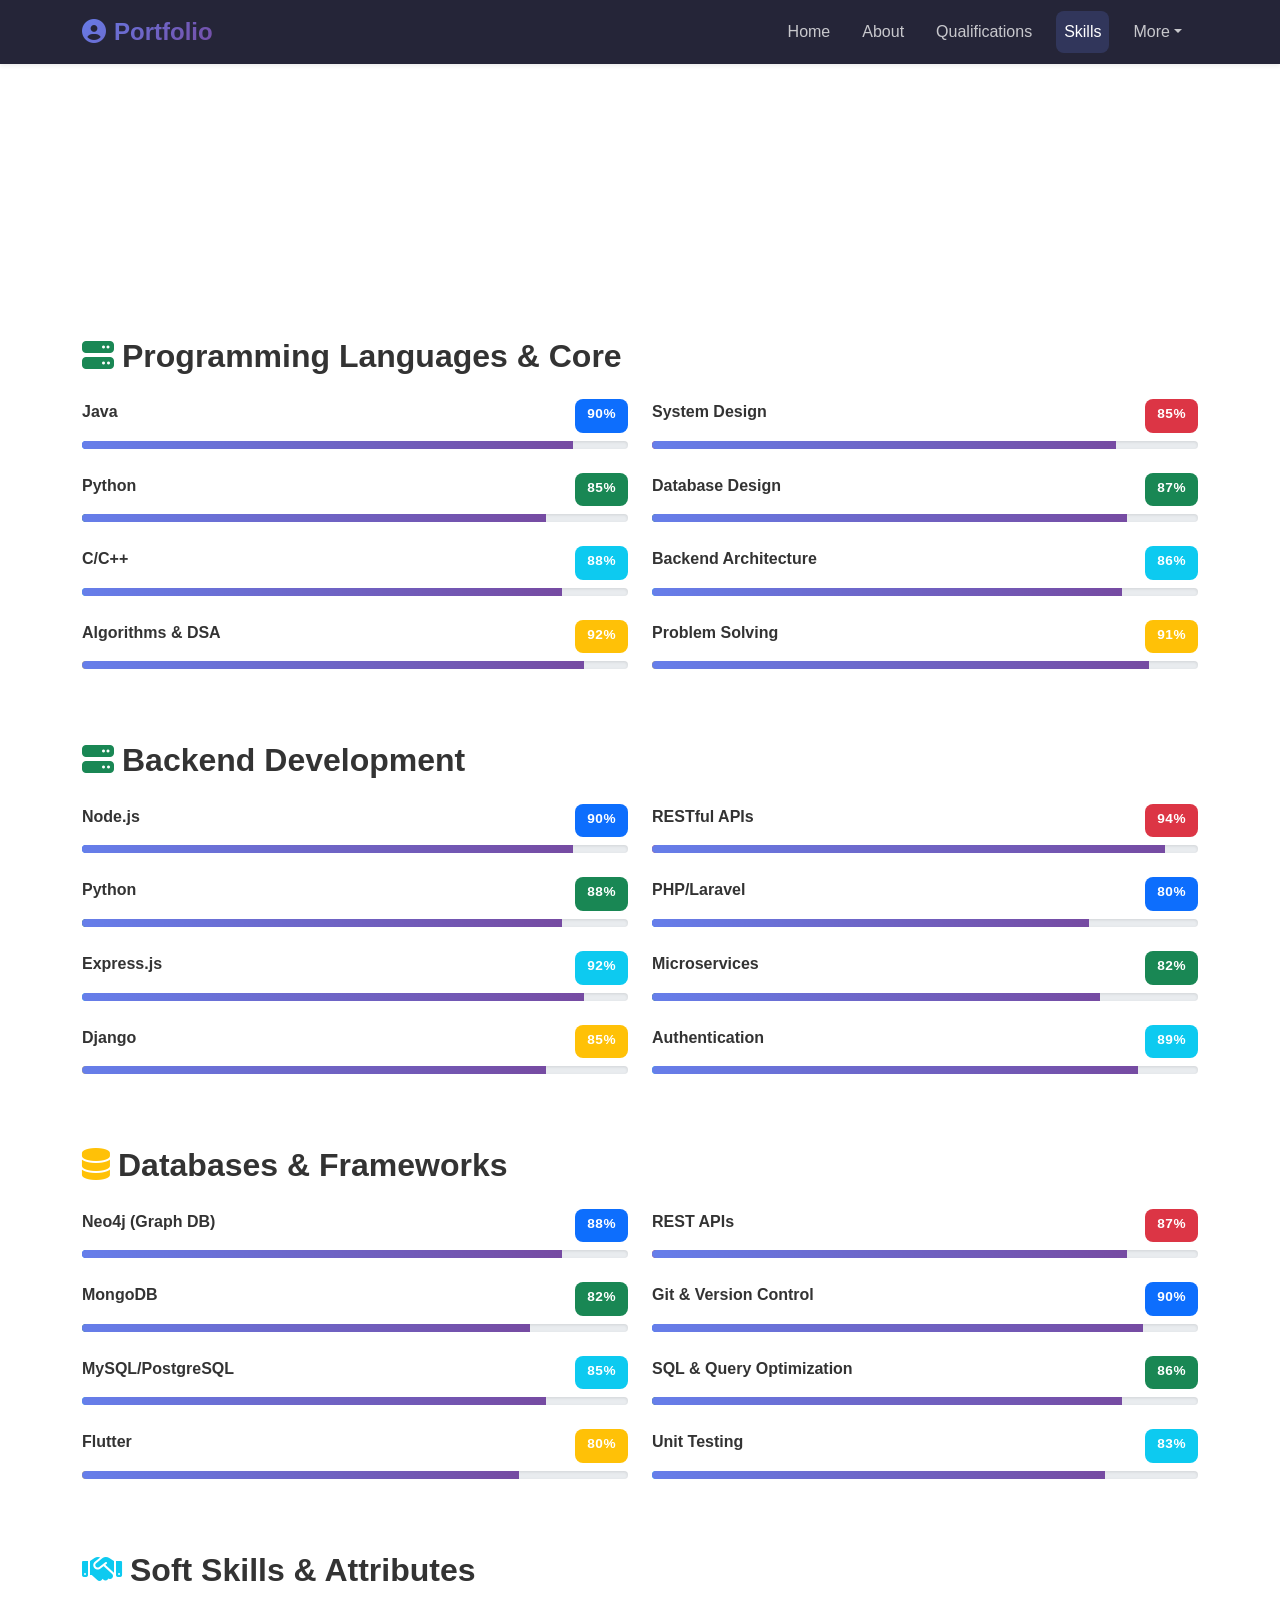
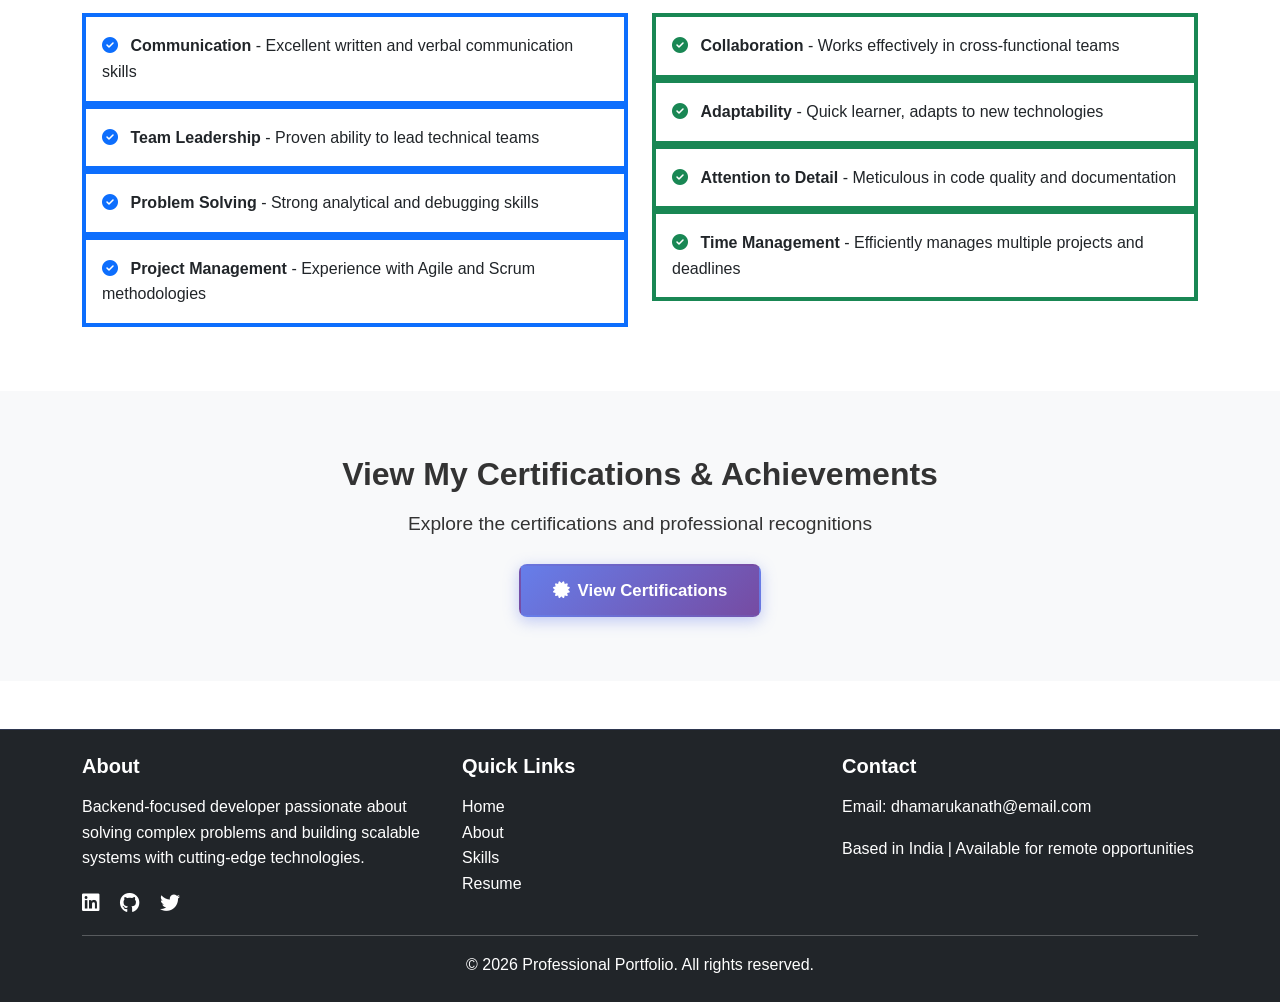
<file: skills.html>
<!DOCTYPE html>
<html lang="en">

<head>
    <meta charset="UTF-8">
    <meta name="viewport" content="width=device-width, initial-scale=1.0">
    <title>Skills - Professional Portfolio</title>
    <link href="https://cdn.jsdelivr.net/npm/bootstrap@5.3.0/dist/css/bootstrap.min.css" rel="stylesheet">
    <link href="https://cdnjs.cloudflare.com/ajax/libs/font-awesome/6.4.0/css/all.min.css" rel="stylesheet">
    <link href="css/style.css" rel="stylesheet">
</head>

<body>
    <!-- Navigation Bar -->
    <nav class="navbar navbar-expand-lg navbar-dark bg-dark sticky-top shadow-sm">
        <div class="container">
            <a class="navbar-brand fw-bold" href="index.html">
                <i class="fas fa-user-circle me-2"></i>Portfolio
            </a>
            <button class="navbar-toggler" type="button" data-bs-toggle="collapse" data-bs-target="#navbarNav">
                <span class="navbar-toggler-icon"></span>
            </button>
            <div class="collapse navbar-collapse" id="navbarNav">
                <ul class="navbar-nav ms-auto">
                    <li class="nav-item">
                        <a class="nav-link" href="index.html">Home</a>
                    </li>
                    <li class="nav-item">
                        <a class="nav-link" href="about.html">About</a>
                    </li>
                    <li class="nav-item">
                        <a class="nav-link" href="qualifications.html">Qualifications</a>
                    </li>
                    <li class="nav-item">
                        <a class="nav-link active" href="skills.html">Skills</a>
                    </li>
                    <li class="nav-item dropdown">
                        <a class="nav-link dropdown-toggle" href="#" data-bs-toggle="dropdown">More</a>
                        <ul class="dropdown-menu dropdown-menu-end">
                            <li><a class="dropdown-item" href="certifications.html">Certifications</a></li>
                            <li><a class="dropdown-item" href="projects.html">Projects</a></li>
                            <li><a class="dropdown-item" href="contact.html">Contact</a></li>
                        </ul>
                    </li>
                </ul>
            </div>
        </div>
    </nav>

    <!-- Page Header -->
    <section class="page-header bg-gradient text-white py-5">
        <div class="container">
            <h1 class="display-5 fw-bold mb-2">My Skills</h1>
            <p class="lead">Technical expertise and proficiency levels</p>
        </div>
    </section>

    <!-- Skills Section -->
    <section class="section-padding">
        <div class="container">
            <!-- Backend Skills -->
            <div class="mb-5">
                <h2 class="fw-bold mb-4">
                    <i class="fas fa-server text-success me-2"></i>Programming Languages & Core
                </h2>
                <div class="row g-4">
                    <div class="col-md-6">
                        <div class="mb-4">
                            <div class="d-flex justify-content-between mb-2">
                                <label class="form-label fw-bold">Java</label>
                                <span class="badge bg-primary">90%</span>
                            </div>
                            <div class="progress" style="height: 8px;">
                                <div class="progress-bar bg-primary" style="width: 90%"></div>
                            </div>
                        </div>
                        <div class="mb-4">
                            <div class="d-flex justify-content-between mb-2">
                                <label class="form-label fw-bold">Python</label>
                                <span class="badge bg-success">85%</span>
                            </div>
                            <div class="progress" style="height: 8px;">
                                <div class="progress-bar bg-success" style="width: 85%"></div>
                            </div>
                        </div>
                        <div class="mb-4">
                            <div class="d-flex justify-content-between mb-2">
                                <label class="form-label fw-bold">C/C++</label>
                                <span class="badge bg-info">88%</span>
                            </div>
                            <div class="progress" style="height: 8px;">
                                <div class="progress-bar bg-info" style="width: 88%"></div>
                            </div>
                        </div>
                        <div class="mb-4">
                            <div class="d-flex justify-content-between mb-2">
                                <label class="form-label fw-bold">Algorithms & DSA</label>
                                <span class="badge bg-warning">92%</span>
                            </div>
                            <div class="progress" style="height: 8px;">
                                <div class="progress-bar bg-warning" style="width: 92%"></div>
                            </div>
                        </div>
                    </div>
                    <div class="col-md-6">
                        <div class="mb-4">
                            <div class="d-flex justify-content-between mb-2">
                                <label class="form-label fw-bold">System Design</label>
                                <span class="badge bg-danger">85%</span>
                            </div>
                            <div class="progress" style="height: 8px;">
                                <div class="progress-bar bg-danger" style="width: 85%"></div>
                            </div>
                        </div>
                        <div class="mb-4">
                            <div class="d-flex justify-content-between mb-2">
                                <label class="form-label fw-bold">Database Design</label>
                                <span class="badge bg-success">87%</span>
                            </div>
                            <div class="progress" style="height: 8px;">
                                <div class="progress-bar bg-success" style="width: 87%"></div>
                            </div>
                        </div>
                        <div class="mb-4">
                            <div class="d-flex justify-content-between mb-2">
                                <label class="form-label fw-bold">Backend Architecture</label>
                                <span class="badge bg-info">86%</span>
                            </div>
                            <div class="progress" style="height: 8px;">
                                <div class="progress-bar bg-info" style="width: 86%"></div>
                            </div>
                        </div>
                        <div class="mb-4">
                            <div class="d-flex justify-content-between mb-2">
                                <label class="form-label fw-bold">Problem Solving</label>
                                <span class="badge bg-warning">91%</span>
                            </div>
                            <div class="progress" style="height: 8px;">
                                <div class="progress-bar bg-warning" style="width: 91%"></div>
                            </div>
                        </div>
                    </div>
                </div>
            </div>

            <!-- Backend Skills -->
            <div class="mb-5">
                <h2 class="fw-bold mb-4">
                    <i class="fas fa-server text-success me-2"></i>Backend Development
                </h2>
                <div class="row g-4">
                    <div class="col-md-6">
                        <div class="mb-4">
                            <div class="d-flex justify-content-between mb-2">
                                <label class="form-label fw-bold">Node.js</label>
                                <span class="badge bg-primary">90%</span>
                            </div>
                            <div class="progress" style="height: 8px;">
                                <div class="progress-bar bg-primary" style="width: 90%"></div>
                            </div>
                        </div>
                        <div class="mb-4">
                            <div class="d-flex justify-content-between mb-2">
                                <label class="form-label fw-bold">Python</label>
                                <span class="badge bg-success">88%</span>
                            </div>
                            <div class="progress" style="height: 8px;">
                                <div class="progress-bar bg-success" style="width: 88%"></div>
                            </div>
                        </div>
                        <div class="mb-4">
                            <div class="d-flex justify-content-between mb-2">
                                <label class="form-label fw-bold">Express.js</label>
                                <span class="badge bg-info">92%</span>
                            </div>
                            <div class="progress" style="height: 8px;">
                                <div class="progress-bar bg-info" style="width: 92%"></div>
                            </div>
                        </div>
                        <div class="mb-4">
                            <div class="d-flex justify-content-between mb-2">
                                <label class="form-label fw-bold">Django</label>
                                <span class="badge bg-warning">85%</span>
                            </div>
                            <div class="progress" style="height: 8px;">
                                <div class="progress-bar bg-warning" style="width: 85%"></div>
                            </div>
                        </div>
                    </div>
                    <div class="col-md-6">
                        <div class="mb-4">
                            <div class="d-flex justify-content-between mb-2">
                                <label class="form-label fw-bold">RESTful APIs</label>
                                <span class="badge bg-danger">94%</span>
                            </div>
                            <div class="progress" style="height: 8px;">
                                <div class="progress-bar bg-danger" style="width: 94%"></div>
                            </div>
                        </div>
                        <div class="mb-4">
                            <div class="d-flex justify-content-between mb-2">
                                <label class="form-label fw-bold">PHP/Laravel</label>
                                <span class="badge bg-primary">80%</span>
                            </div>
                            <div class="progress" style="height: 8px;">
                                <div class="progress-bar bg-primary" style="width: 80%"></div>
                            </div>
                        </div>
                        <div class="mb-4">
                            <div class="d-flex justify-content-between mb-2">
                                <label class="form-label fw-bold">Microservices</label>
                                <span class="badge bg-success">82%</span>
                            </div>
                            <div class="progress" style="height: 8px;">
                                <div class="progress-bar bg-success" style="width: 82%"></div>
                            </div>
                        </div>
                        <div class="mb-4">
                            <div class="d-flex justify-content-between mb-2">
                                <label class="form-label fw-bold">Authentication</label>
                                <span class="badge bg-info">89%</span>
                            </div>
                            <div class="progress" style="height: 8px;">
                                <div class="progress-bar bg-info" style="width: 89%"></div>
                            </div>
                        </div>
                    </div>
                </div>
            </div>

            <!-- Database & Frameworks -->
            <div class="mb-5">
                <h2 class="fw-bold mb-4">
                    <i class="fas fa-database text-warning me-2"></i>Databases & Frameworks
                </h2>
                <div class="row g-4">
                    <div class="col-md-6">
                        <div class="mb-4">
                            <div class="d-flex justify-content-between mb-2">
                                <label class="form-label fw-bold">Neo4j (Graph DB)</label>
                                <span class="badge bg-primary">88%</span>
                            </div>
                            <div class="progress" style="height: 8px;">
                                <div class="progress-bar bg-primary" style="width: 88%"></div>
                            </div>
                        </div>
                        <div class="mb-4">
                            <div class="d-flex justify-content-between mb-2">
                                <label class="form-label fw-bold">MongoDB</label>
                                <span class="badge bg-success">82%</span>
                            </div>
                            <div class="progress" style="height: 8px;">
                                <div class="progress-bar bg-success" style="width: 82%"></div>
                            </div>
                        </div>
                        <div class="mb-4">
                            <div class="d-flex justify-content-between mb-2">
                                <label class="form-label fw-bold">MySQL/PostgreSQL</label>
                                <span class="badge bg-info">85%</span>
                            </div>
                            <div class="progress" style="height: 8px;">
                                <div class="progress-bar bg-info" style="width: 85%"></div>
                            </div>
                        </div>
                        <div class="mb-4">
                            <div class="d-flex justify-content-between mb-2">
                                <label class="form-label fw-bold">Flutter</label>
                                <span class="badge bg-warning">80%</span>
                            </div>
                            <div class="progress" style="height: 8px;">
                                <div class="progress-bar bg-warning" style="width: 80%"></div>
                            </div>
                        </div>
                    </div>
                    <div class="col-md-6">
                        <div class="mb-4">
                            <div class="d-flex justify-content-between mb-2">
                                <label class="form-label fw-bold">REST APIs</label>
                                <span class="badge bg-danger">87%</span>
                            </div>
                            <div class="progress" style="height: 8px;">
                                <div class="progress-bar bg-danger" style="width: 87%"></div>
                            </div>
                        </div>
                        <div class="mb-4">
                            <div class="d-flex justify-content-between mb-2">
                                <label class="form-label fw-bold">Git & Version Control</label>
                                <span class="badge bg-primary">90%</span>
                            </div>
                            <div class="progress" style="height: 8px;">
                                <div class="progress-bar bg-primary" style="width: 90%"></div>
                            </div>
                        </div>
                        <div class="mb-4">
                            <div class="d-flex justify-content-between mb-2">
                                <label class="form-label fw-bold">SQL & Query Optimization</label>
                                <span class="badge bg-success">86%</span>
                            </div>
                            <div class="progress" style="height: 8px;">
                                <div class="progress-bar bg-success" style="width: 86%"></div>
                            </div>
                        </div>
                        <div class="mb-4">
                            <div class="d-flex justify-content-between mb-2">
                                <label class="form-label fw-bold">Unit Testing</label>
                                <span class="badge bg-info">83%</span>
                            </div>
                            <div class="progress" style="height: 8px;">
                                <div class="progress-bar bg-info" style="width: 83%"></div>
                            </div>
                        </div>
                    </div>
                </div>
            </div>

            <!-- Soft Skills -->
            <h2 class="fw-bold mb-4">
                <i class="fas fa-handshake text-info me-2"></i>Soft Skills & Attributes
            </h2>
            <div class="row g-4">
                <div class="col-md-6">
                    <ul class="list-group list-group-flush">
                        <li class="list-group-item border-start border-4 border-primary">
                            <i class="fas fa-check-circle text-primary me-2"></i>
                            <strong>Communication</strong> - Excellent written and verbal communication skills
                        </li>
                        <li class="list-group-item border-start border-4 border-primary">
                            <i class="fas fa-check-circle text-primary me-2"></i>
                            <strong>Team Leadership</strong> - Proven ability to lead technical teams
                        </li>
                        <li class="list-group-item border-start border-4 border-primary">
                            <i class="fas fa-check-circle text-primary me-2"></i>
                            <strong>Problem Solving</strong> - Strong analytical and debugging skills
                        </li>
                        <li class="list-group-item border-start border-4 border-primary">
                            <i class="fas fa-check-circle text-primary me-2"></i>
                            <strong>Project Management</strong> - Experience with Agile and Scrum methodologies
                        </li>
                    </ul>
                </div>
                <div class="col-md-6">
                    <ul class="list-group list-group-flush">
                        <li class="list-group-item border-start border-4 border-success">
                            <i class="fas fa-check-circle text-success me-2"></i>
                            <strong>Collaboration</strong> - Works effectively in cross-functional teams
                        </li>
                        <li class="list-group-item border-start border-4 border-success">
                            <i class="fas fa-check-circle text-success me-2"></i>
                            <strong>Adaptability</strong> - Quick learner, adapts to new technologies
                        </li>
                        <li class="list-group-item border-start border-4 border-success">
                            <i class="fas fa-check-circle text-success me-2"></i>
                            <strong>Attention to Detail</strong> - Meticulous in code quality and documentation
                        </li>
                        <li class="list-group-item border-start border-4 border-success">
                            <i class="fas fa-check-circle text-success me-2"></i>
                            <strong>Time Management</strong> - Efficiently manages multiple projects and deadlines
                        </li>
                    </ul>
                </div>
            </div>
        </div>
    </section>

    <!-- Call to Action -->
    <section class="bg-light section-padding">
        <div class="container text-center">
            <h2 class="fw-bold mb-3">View My Certifications & Achievements</h2>
            <p class="lead mb-4">Explore the certifications and professional recognitions</p>
            <a href="certifications.html" class="btn btn-primary btn-lg">
                <i class="fas fa-certificate me-2"></i>View Certifications
            </a>
        </div>
    </section>

    <!-- Footer -->
    <footer class="bg-dark text-white py-4 mt-5">
        <div class="container">
            <div class="row">
                <div class="col-md-4 mb-3 mb-md-0">
                    <h5 class="fw-bold mb-3">About</h5>
                    <p>Backend-focused developer passionate about solving complex problems and building scalable systems with cutting-edge technologies.</p>
                    <div class="social-links">
                        <a href="https://www.linkedin.com/in/dhamarukanath-jagarlamudi-0b5418384" target="_blank" class="text-white me-3" title="LinkedIn"><i class="fab fa-linkedin"></i></a>
                        <a href="https://github.com/Jag847" target="_blank" class="text-white me-3" title="GitHub"><i class="fab fa-github"></i></a>
                        <a href="#" class="text-white" title="Twitter"><i class="fab fa-twitter"></i></a>
                    </div>
                </div>
                <div class="col-md-4">
                    <h5 class="fw-bold mb-3">Quick Links</h5>
                    <ul class="list-unstyled">
                        <li><a href="index.html" class="text-white text-decoration-none">Home</a></li>
                        <li><a href="about.html" class="text-white text-decoration-none">About</a></li>
                        <li><a href="skills.html" class="text-white text-decoration-none">Skills</a></li>
                        <li><a href="assets/resume.pdf" class="text-white text-decoration-none" download>Resume</a></li>
                    </ul>
                </div>
                <div class="col-md-4">
                    <h5 class="fw-bold mb-3">Contact</h5>
                    <p>Email: <a href="mailto:dhamarukanath@email.com" class="text-white text-decoration-none">dhamarukanath@email.com</a></p>
                    <p>Based in India | Available for remote opportunities</p>
                </div>
            </div>
            <hr class="my-3">
            <div class="text-center">
                <p class="mb-0">&copy; 2026 Professional Portfolio. All rights reserved.</p>
            </div>
        </div>
    </footer>

    <script src="https://cdn.jsdelivr.net/npm/bootstrap@5.3.0/dist/js/bootstrap.bundle.min.js"></script>
    <script src="js/script.js"></script>
</body>

</html>
</file>
<file: css/style.css>
/* ========================================
   Global Styles & Variables
   ======================================== */

:root {
    --primary-color: #007bff;
    --secondary-color: #6c757d;
    --success-color: #28a745;
    --danger-color: #dc3545;
    --warning-color: #ffc107;
    --info-color: #17a2b8;
    --light-color: #f8f9fa;
    --dark-color: #212529;
    --gradient-primary: linear-gradient(135deg, #667eea 0%, #764ba2 100%);
    --box-shadow: 0 0.5rem 1rem rgba(0, 0, 0, 0.15);
    --transition: all 0.3s ease-in-out;
}

* {
    margin: 0;
    padding: 0;
    box-sizing: border-box;
}

body {
    font-family: 'Segoe UI', Tahoma, Geneva, Verdana, sans-serif;
    line-height: 1.6;
    color: #333;
}

/* ========================================
   Typography
   ======================================== */

h1, h2, h3, h4, h5, h6 {
    font-family: 'Segoe UI', Tahoma, Geneva, Verdana, sans-serif;
    font-weight: 700;
    margin-bottom: 1rem;
}

.display-4, .display-5 {
    font-weight: 700;
    letter-spacing: -1px;
}

.lead {
    font-size: 1.2rem;
    font-weight: 300;
}

/* ========================================
   Gradients & Backgrounds
   ======================================== */

.bg-gradient {
    background: linear-gradient(135deg, #667eea 0%, #764ba2 100%);
    background-attachment: fixed;
}

.page-header {
    background: linear-gradient(135deg, #667eea 0%, #764ba2 100%);
    background-attachment: fixed;
}

.hero-section {
    background: linear-gradient(135deg, #667eea 0%, #764ba2 100%);
    background-attachment: fixed;
    min-height: 600px;
    display: flex;
    align-items: center;
}

.cta-section {
    background: linear-gradient(135deg, #667eea 0%, #764ba2 100%);
    background-attachment: fixed;
}

/* ========================================
   Section Spacing
   ======================================== */

.section-padding {
    padding: 4rem 0;
}

@media (max-width: 768px) {
    .section-padding {
        padding: 2.5rem 0;
    }
}

/* ========================================
   Buttons
   ======================================== */

.btn {
    border-radius: 0.5rem;
    font-weight: 600;
    transition: var(--transition);
    border: 2px solid transparent;
}

.btn-primary {
    background: linear-gradient(135deg, #667eea 0%, #764ba2 100%);
    border: 2px solid transparent;
    box-shadow: 0 4px 15px rgba(102, 126, 234, 0.4);
}

.btn-primary:hover {
    transform: translateY(-2px);
    box-shadow: 0 6px 20px rgba(102, 126, 234, 0.6);
    background: linear-gradient(135deg, #764ba2 0%, #667eea 100%);
}

.btn-primary:active {
    transform: translateY(0);
}

.btn-outline-primary {
    border: 2px solid var(--primary-color);
    color: var(--primary-color);
}

.btn-outline-primary:hover {
    background: var(--primary-color);
    border-color: var(--primary-color);
    color: white;
}

.btn-light {
    background: white;
    color: var(--primary-color);
    border: 2px solid white;
    font-weight: 600;
}

.btn-light:hover {
    background: #f0f0f0;
    border-color: #f0f0f0;
}

.btn-lg {
    padding: 0.75rem 2rem;
    font-size: 1.05rem;
}

/* ========================================
   Cards
   ======================================== */

.card {
    border: none;
    border-radius: 0.75rem;
    overflow: hidden;
    transition: var(--transition);
}

.card-hover {
    transform: translateY(0);
    box-shadow: 0 0.5rem 1rem rgba(0, 0, 0, 0.15);
}

.card-hover:hover {
    transform: translateY(-8px);
    box-shadow: 0 1rem 3rem rgba(102, 126, 234, 0.2);
}

.card-body {
    padding: 2rem;
}

.card img {
    height: 200px;
    object-fit: cover;
}

/* ========================================
   Navigation
   ======================================== */

.navbar {
    background-color: #1a1a2e !important;
    backdrop-filter: blur(10px);
    background-color: rgba(26, 26, 46, 0.95) !important;
}

.navbar-brand {
    font-size: 1.5rem;
    font-weight: 700;
    background: linear-gradient(135deg, #667eea 0%, #764ba2 100%);
    -webkit-background-clip: text;
    -webkit-text-fill-color: transparent;
    background-clip: text;
}

.nav-link {
    margin-left: 0.5rem;
    margin-right: 0.5rem;
    transition: var(--transition);
    color: rgba(255, 255, 255, 0.75) !important;
    font-weight: 500;
}

.nav-link:hover,
.nav-link.active {
    color: white !important;
    background: rgba(102, 126, 234, 0.2);
    border-radius: 0.5rem;
    padding-left: 0.75rem;
    padding-right: 0.75rem;
}

.dropdown-menu {
    background: #2a2a4e !important;
    border: 1px solid rgba(102, 126, 234, 0.3);
    box-shadow: 0 8px 32px rgba(0, 0, 0, 0.1);
    backdrop-filter: blur(10px);
}

.dropdown-item {
    color: rgba(255, 255, 255, 0.75) !important;
    transition: var(--transition);
}

.dropdown-item:hover {
    background: rgba(102, 126, 234, 0.2) !important;
    color: white !important;
}

/* ========================================
   Forms
   ======================================== */

.form-control,
.form-select {
    border: 2px solid #e0e0e0;
    border-radius: 0.5rem;
    padding: 0.75rem 1rem;
    transition: var(--transition);
    font-size: 1rem;
}

.form-control:focus,
.form-select:focus {
    border-color: var(--primary-color);
    box-shadow: 0 0 0 0.2rem rgba(102, 126, 234, 0.25);
}

.input-group-text {
    background: transparent;
    border: 2px solid #e0e0e0;
    border-right: none;
    color: #666;
}

.input-group .form-control {
    border-left: none;
}

.form-label {
    color: #333;
    margin-bottom: 0.5rem;
}

textarea.form-control {
    resize: vertical;
    min-height: 120px;
}

.was-validated .form-control:valid {
    border-color: #28a745;
}

.was-validated .form-control:invalid {
    border-color: #dc3545;
}

.invalid-feedback {
    color: #dc3545;
    font-weight: 500;
}

/* ========================================
   Progress Bars
   ======================================== */

.progress {
    background-color: #e9ecef;
    border-radius: 1rem;
    overflow: hidden;
    box-shadow: inset 0 1px 3px rgba(0, 0, 0, 0.1);
}

.progress-bar {
    background: linear-gradient(90deg, #667eea 0%, #764ba2 100%);
    transition: width 0.6s ease;
}

/* ========================================
   Tables
   ======================================== */

.table {
    border-collapse: separate;
    border-spacing: 0;
}

.table-striped tbody tr:nth-of-type(odd) {
    background-color: rgba(0, 0, 0, 0.02);
}

.table-hover tbody tr:hover {
    background-color: rgba(102, 126, 234, 0.1) !important;
}

.table-bordered {
    border: 1px solid rgba(0, 0, 0, 0.125);
}

.table-dark thead {
    background: linear-gradient(135deg, #667eea 0%, #764ba2 100%);
    color: white;
}

/* ========================================
   Badges
   ======================================== */

.badge {
    padding: 0.5rem 0.75rem;
    font-weight: 600;
    font-size: 0.85rem;
    border-radius: 0.5rem;
    text-transform: uppercase;
    letter-spacing: 0.5px;
}

/* ========================================
   Alerts
   ======================================== */

.alert {
    border: none;
    border-radius: 0.75rem;
    padding: 1.25rem 1.5rem;
    box-shadow: 0 2px 8px rgba(0, 0, 0, 0.1);
}

.alert-info {
    background: linear-gradient(135deg, rgba(23, 162, 184, 0.1), rgba(23, 162, 184, 0.05));
    border-left: 4px solid #17a2b8;
}

.alert-success {
    background: linear-gradient(135deg, rgba(40, 167, 69, 0.1), rgba(40, 167, 69, 0.05));
    border-left: 4px solid #28a745;
}

.alert-warning {
    background: linear-gradient(135deg, rgba(255, 193, 7, 0.1), rgba(255, 193, 7, 0.05));
    border-left: 4px solid #ffc107;
}

.alert-danger {
    background: linear-gradient(135deg, rgba(220, 53, 69, 0.1), rgba(220, 53, 69, 0.05));
    border-left: 4px solid #dc3545;
}

/* ========================================
   Modals
   ======================================== */

.modal-content {
    border: none;
    border-radius: 1rem;
    background: white;
    box-shadow: 0 10px 40px rgba(0, 0, 0, 0.2);
}

.modal-header {
    border: none;
    background: linear-gradient(135deg, rgba(102, 126, 234, 0.1), rgba(118, 75, 162, 0.1));
    padding: 1.5rem;
}

.modal-title {
    font-weight: 700;
}

.btn-close {
    filter: invert(0.8);
}

/* ========================================
   Accordion
   ======================================== */

.accordion-button {
    background-color: transparent;
    font-weight: 600;
    color: #333;
    border: 2px solid #e0e0e0;
}

.accordion-button:not(.collapsed) {
    background: linear-gradient(135deg, rgba(102, 126, 234, 0.05), rgba(118, 75, 162, 0.05));
    color: var(--primary-color);
    box-shadow: inset 0 -1px 0 rgba(0, 0, 0, 0.125);
}

.accordion-button:focus {
    box-shadow: 0 0 0 0.25rem rgba(102, 126, 234, 0.25);
}

.accordion-body {
    padding: 1.5rem;
    color: #555;
    line-height: 1.8;
}

/* ========================================
   Carousel
   ======================================== */

.carousel-control-prev,
.carousel-control-next {
    background: rgba(0, 0, 0, 0.3);
    border-radius: 0.5rem;
    width: 50px;
    height: 50px;
    top: 50%;
    transform: translateY(-50%);
}

.carousel-caption {
    background: rgba(0, 0, 0, 0.6);
    backdrop-filter: blur(10px);
    bottom: 0;
    padding: 1.5rem;
    border-radius: 0.5rem;
}

.carousel-indicators button {
    background-color: #667eea;
    width: 12px;
    height: 12px;
    border-radius: 50%;
}

/* ========================================
   Footer
   ======================================== */

footer {
    background: #1a1a2e;
    color: #ccc;
    border-top: 1px solid rgba(102, 126, 234, 0.2);
}

footer a {
    color: #aaa;
    text-decoration: none;
}

footer a:hover {
    color: #667eea;
}

footer .social-links a {
    transition: var(--transition);
    display: inline-block;
    font-size: 1.25rem;
}

footer .social-links a:hover {
    transform: translateY(-3px);
}

/* ========================================
   Images
   ======================================== */

.img-fluid {
    border-radius: 0.75rem;
}

.rounded-circle {
    border: 5px solid white;
    box-shadow: 0 8px 24px rgba(0, 0, 0, 0.15);
}

.rounded-3 {
    border-radius: 1rem;
}

/* ========================================
   List Groups
   ======================================== */

.list-group-item {
    background: transparent;
    border: 1px solid rgba(0, 0, 0, 0.1);
    padding: 1rem;
    transition: var(--transition);
}

.list-group-item:hover {
    background: rgba(102, 126, 234, 0.05);
    border-color: var(--primary-color);
}

/* ========================================
   Responsive Design
   ======================================== */

@media (max-width: 768px) {
    .display-4,
    .display-5 {
        font-size: 2rem;
    }

    .hero-section {
        min-height: 400px;
    }

    .btn-lg {
        padding: 0.6rem 1.5rem;
        font-size: 0.95rem;
    }

    .card-body {
        padding: 1.5rem;
    }

    .navbar-brand {
        font-size: 1.25rem;
    }

    .section-padding {
        padding: 2rem 0;
    }
}

@media (max-width: 576px) {
    .display-4,
    .display-5 {
        font-size: 1.5rem;
    }

    .hero-section {
        min-height: 300px;
    }

    .d-flex.gap-3 {
        flex-direction: column;
    }

    .btn {
        width: 100%;
        margin-bottom: 0.5rem;
    }

    .table {
        font-size: 0.85rem;
    }

    .table-responsive {
        border-radius: 0.75rem;
    }
}

/* ========================================
   Utilities
   ======================================== */

.shadow-lg {
    box-shadow: 0 1rem 3rem rgba(0, 0, 0, 0.175) !important;
}

.shadow-sm {
    box-shadow: 0 0.125rem 0.25rem rgba(0, 0, 0, 0.075) !important;
}

.bg-light {
    background-color: #f8f9fa !important;
}

.text-muted {
    color: #6c757d !important;
}

.border-start {
    border-left-width: 4px;
}

.gap-2 {
    gap: 0.5rem;
}

.gap-3 {
    gap: 1rem;
}

.gap-4 {
    gap: 1.5rem;
}

.gap-5 {
    gap: 3rem;
}

/* ========================================
   Animations
   ======================================== */

@keyframes fadeInUp {
    from {
        opacity: 0;
        transform: translateY(20px);
    }

    to {
        opacity: 1;
        transform: translateY(0);
    }
}

@keyframes fadeInDown {
    from {
        opacity: 0;
        transform: translateY(-20px);
    }

    to {
        opacity: 1;
        transform: translateY(0);
    }
}

@keyframes slideInLeft {
    from {
        opacity: 0;
        transform: translateX(-30px);
    }

    to {
        opacity: 1;
        transform: translateX(0);
    }
}

.animate {
    animation: fadeInUp 0.6s ease;
}

/* ========================================
   Custom Classes
   ======================================== */

.text-gradient {
    background: linear-gradient(135deg, #667eea 0%, #764ba2 100%);
    -webkit-background-clip: text;
    -webkit-text-fill-color: transparent;
    background-clip: text;
}

.hover-lift {
    transition: transform 0.3s ease, box-shadow 0.3s ease;
}

.hover-lift:hover {
    transform: translateY(-8px);
    box-shadow: 0 1rem 3rem rgba(102, 126, 234, 0.2);
}

.icon-box {
    width: 60px;
    height: 60px;
    display: flex;
    align-items: center;
    justify-content: center;
    border-radius: 0.75rem;
    background: linear-gradient(135deg, rgba(102, 126, 234, 0.2), rgba(118, 75, 162, 0.2));
    margin-bottom: 1rem;
}

/* ========================================
   Print Styles
   ======================================== */

@media print {
    body {
        background: white;
    }

    .navbar,
    footer {
        display: none;
    }

    .section-padding {
        page-break-inside: avoid;
    }

    .btn,
    .modal {
        display: none;
    }
}
</file>
